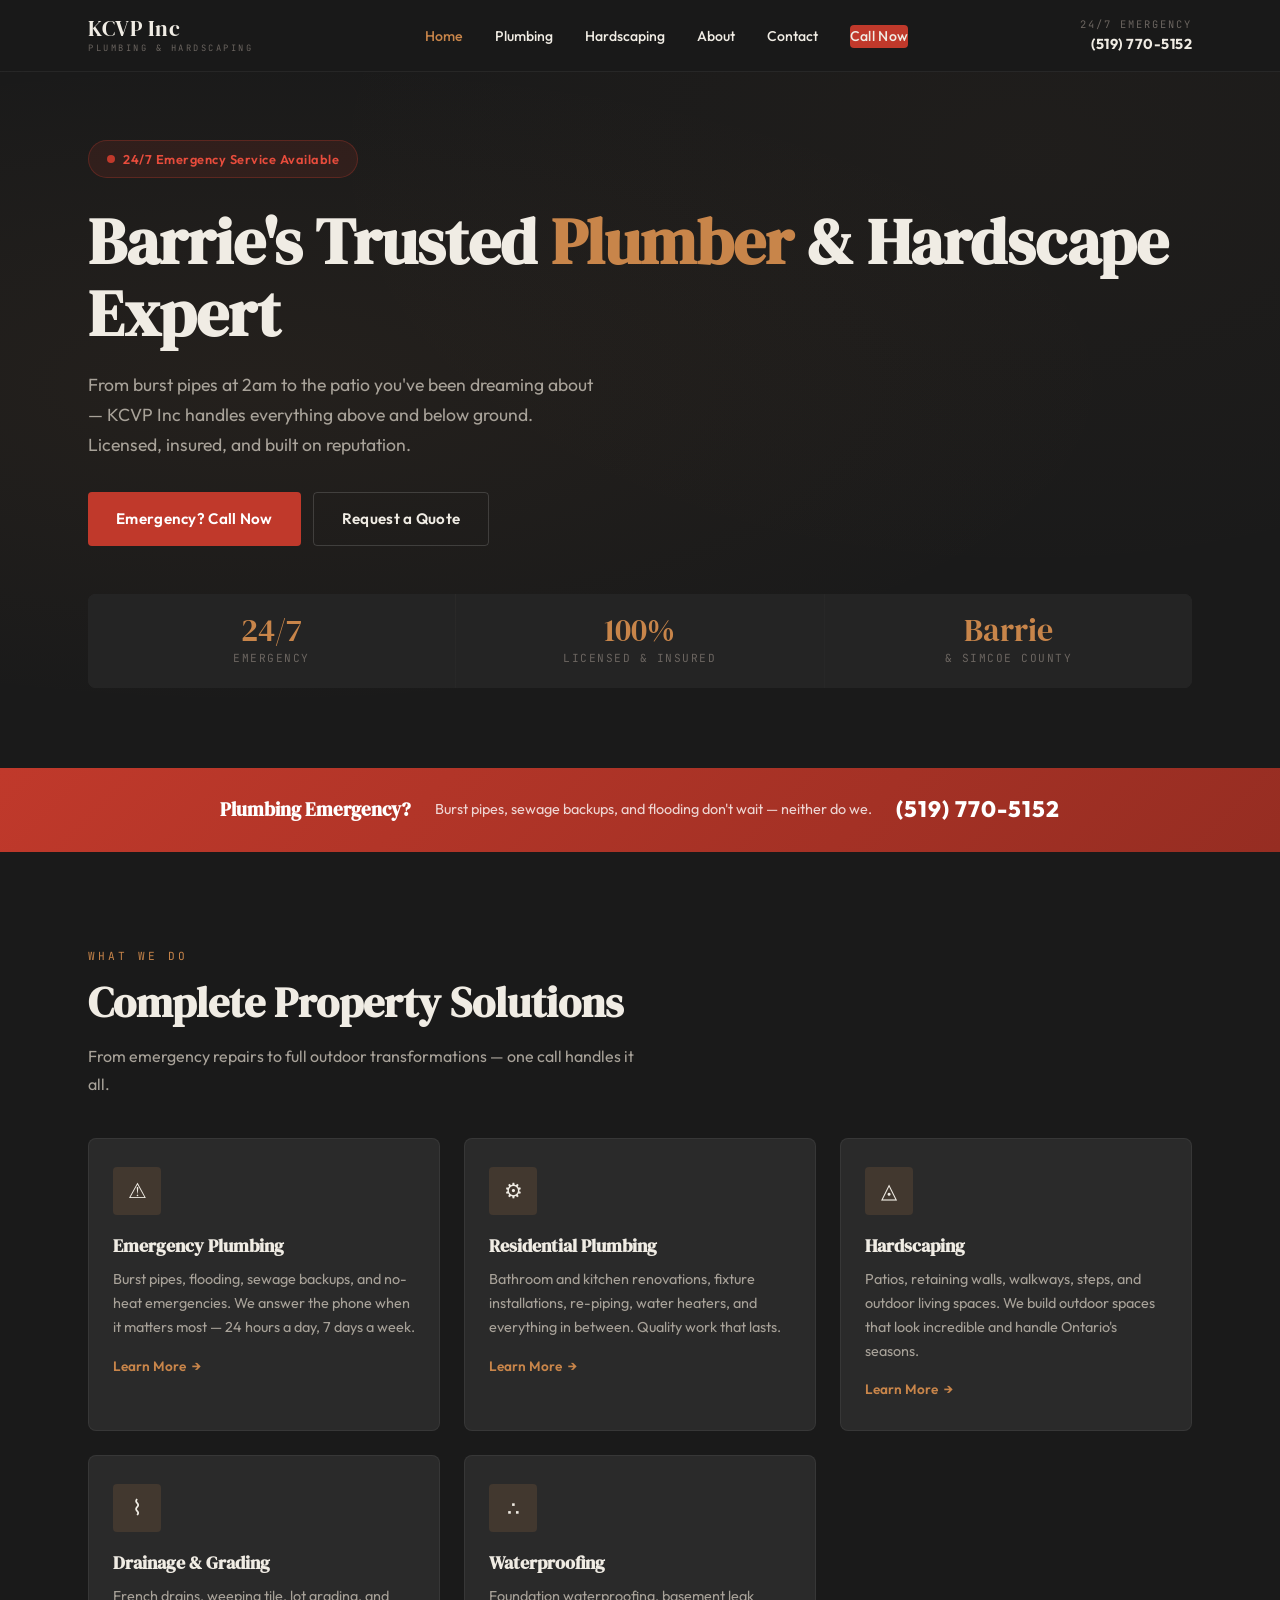
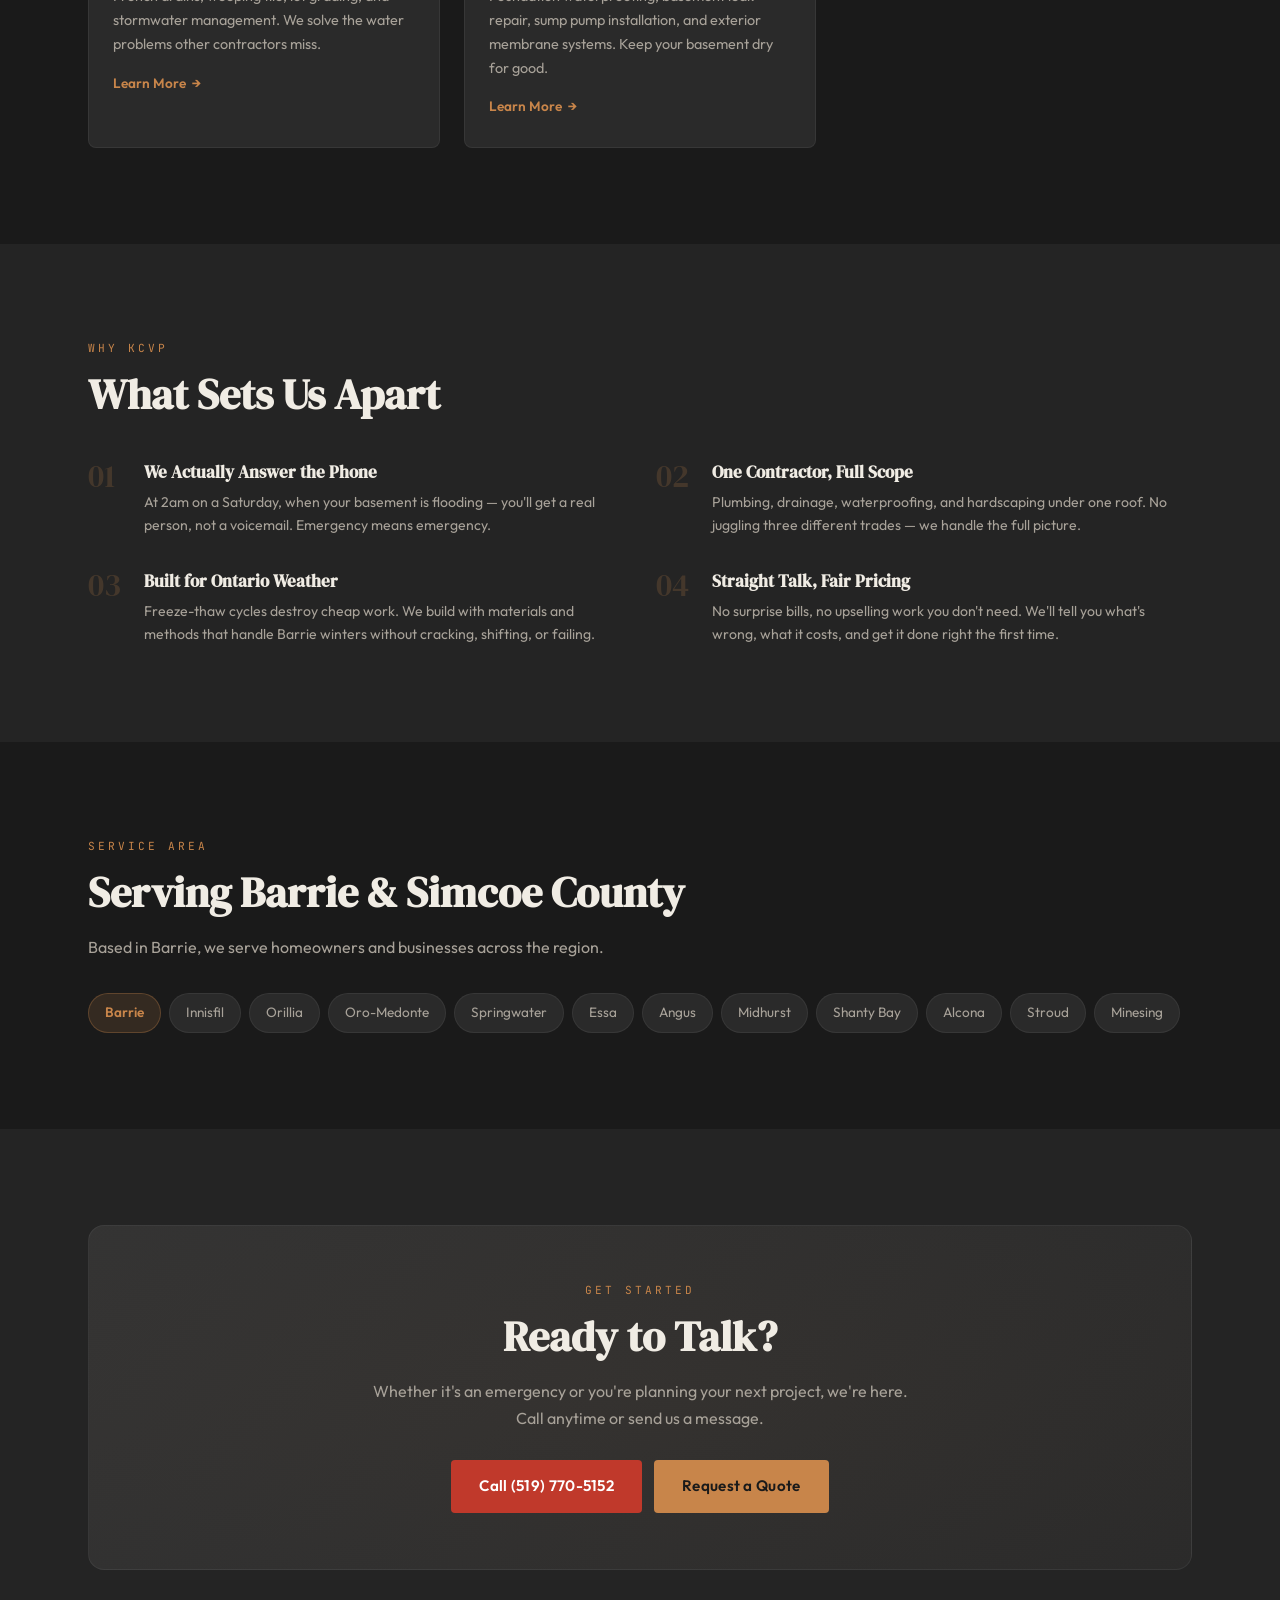
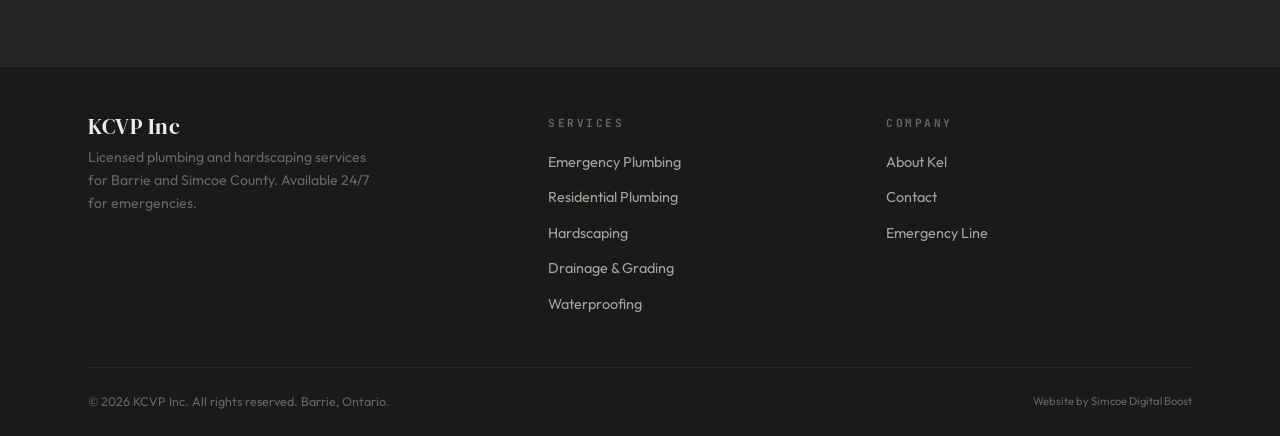
<file: index.html>
<!DOCTYPE html>
<html lang="en">
<head>
  <meta charset="UTF-8">
  <meta name="viewport" content="width=device-width, initial-scale=1.0">
  <title>KCVP Inc — Emergency Plumbing & Hardscaping | Barrie, Ontario</title>
  <meta name="description" content="KCVP Inc provides 24/7 emergency plumbing, residential plumbing, hardscaping, drainage, and waterproofing services in Barrie and Simcoe County, Ontario.">
  <link rel="preconnect" href="https://fonts.googleapis.com">
  <link rel="preconnect" href="https://fonts.gstatic.com" crossorigin>
  <link href="https://fonts.googleapis.com/css2?family=DM+Serif+Display&family=JetBrains+Mono:wght@400;500&family=Outfit:wght@300;400;500;600;700;800&display=swap" rel="stylesheet">
  <style>
/* ============================================
   KCVP Inc — Plumbing & Hardscaping
   Mobile-first CSS
   ============================================ */

/* --- Google Fonts loaded in HTML head --- */

/* --- CSS Variables --- */
:root {
  --bg-primary: #1a1a1a;
  --bg-secondary: #242424;
  --bg-card: #2a2a2a;
  --bg-elevated: #333333;
  --text-primary: #f0ece4;
  --text-secondary: #a8a299;
  --text-muted: #6b6560;
  --accent: #c8854a;
  --accent-light: #daa06d;
  --accent-dark: #a66a30;
  --accent-glow: rgba(200, 133, 74, 0.15);
  --emergency: #c0392b;
  --emergency-light: #e74c3c;
  --white: #ffffff;
  --border: rgba(255, 255, 255, 0.06);
  --shadow-sm: 0 1px 3px rgba(0,0,0,0.3);
  --shadow-md: 0 4px 16px rgba(0,0,0,0.4);
  --shadow-lg: 0 8px 32px rgba(0,0,0,0.5);
  --radius-sm: 4px;
  --radius-md: 8px;
  --radius-lg: 16px;
  --font-display: 'DM Serif Display', Georgia, serif;
  --font-body: 'Outfit', -apple-system, sans-serif;
  --font-mono: 'JetBrains Mono', monospace;
  --max-width: 1200px;
  --header-height: 72px;
}

/* --- Reset & Base --- */
*, *::before, *::after {
  box-sizing: border-box;
  margin: 0;
  padding: 0;
}

html {
  font-size: 16px;
  scroll-behavior: smooth;
  -webkit-font-smoothing: antialiased;
  -moz-osx-font-smoothing: grayscale;
}

body {
  font-family: var(--font-body);
  background: var(--bg-primary);
  color: var(--text-primary);
  line-height: 1.6;
  overflow-x: hidden;
}

img {
  max-width: 100%;
  height: auto;
  display: block;
}

a {
  color: var(--accent);
  text-decoration: none;
  transition: color 0.2s ease;
}

a:hover {
  color: var(--accent-light);
}

/* --- Utility --- */
.container {
  width: 100%;
  max-width: var(--max-width);
  margin: 0 auto;
  padding: 0 20px;
}

.section-label {
  font-family: var(--font-mono);
  font-size: 0.7rem;
  letter-spacing: 3px;
  text-transform: uppercase;
  color: var(--accent);
  margin-bottom: 12px;
  display: block;
}

.section-title {
  font-family: var(--font-display);
  font-size: 1.8rem;
  color: var(--text-primary);
  line-height: 1.2;
  margin-bottom: 16px;
}

.section-subtitle {
  color: var(--text-secondary);
  font-size: 1rem;
  max-width: 560px;
  line-height: 1.7;
}

.text-center {
  text-align: center;
}

.text-center .section-subtitle {
  margin-left: auto;
  margin-right: auto;
}

/* --- Buttons --- */
.btn {
  display: inline-flex;
  align-items: center;
  gap: 8px;
  padding: 14px 28px;
  border-radius: var(--radius-sm);
  font-family: var(--font-body);
  font-weight: 600;
  font-size: 0.95rem;
  border: none;
  cursor: pointer;
  transition: all 0.25s ease;
  text-decoration: none;
  letter-spacing: 0.3px;
}

.btn-primary {
  background: var(--accent);
  color: var(--bg-primary);
}

.btn-primary:hover {
  background: var(--accent-light);
  color: var(--bg-primary);
  transform: translateY(-1px);
  box-shadow: 0 4px 20px rgba(200, 133, 74, 0.3);
}

.btn-emergency {
  background: var(--emergency);
  color: var(--white);
  animation: pulse-emergency 2.5s infinite;
}

.btn-emergency:hover {
  background: var(--emergency-light);
  color: var(--white);
  transform: translateY(-1px);
  box-shadow: 0 4px 20px rgba(192, 57, 43, 0.4);
}

@keyframes pulse-emergency {
  0%, 100% { box-shadow: 0 0 0 0 rgba(192, 57, 43, 0.4); }
  50% { box-shadow: 0 0 0 8px rgba(192, 57, 43, 0); }
}

.btn-outline {
  background: transparent;
  color: var(--text-primary);
  border: 1px solid rgba(255,255,255,0.15);
}

.btn-outline:hover {
  border-color: var(--accent);
  color: var(--accent);
}

/* ============================================
   HEADER
   ============================================ */
.site-header {
  position: fixed;
  top: 0;
  left: 0;
  right: 0;
  z-index: 1000;
  background: rgba(26, 26, 26, 0.92);
  backdrop-filter: blur(16px);
  -webkit-backdrop-filter: blur(16px);
  border-bottom: 1px solid var(--border);
  height: var(--header-height);
}

.header-inner {
  display: flex;
  align-items: center;
  justify-content: space-between;
  height: var(--header-height);
}

.logo {
  display: flex;
  flex-direction: column;
  gap: 0;
}

.logo-name {
  font-family: var(--font-display);
  font-size: 1.35rem;
  color: var(--text-primary);
  line-height: 1.1;
  letter-spacing: 0.5px;
}

.logo-tagline {
  font-family: var(--font-mono);
  font-size: 0.55rem;
  color: var(--text-muted);
  letter-spacing: 2.5px;
  text-transform: uppercase;
}

.header-phone {
  display: none;
}

.header-phone a {
  font-family: var(--font-body);
  font-weight: 700;
  font-size: 0.9rem;
  color: var(--text-primary);
  letter-spacing: 0.5px;
}

.header-phone .phone-label {
  font-size: 0.65rem;
  color: var(--text-muted);
  letter-spacing: 2px;
  text-transform: uppercase;
  font-family: var(--font-mono);
}

/* Mobile nav toggle */
.nav-toggle {
  display: flex;
  flex-direction: column;
  gap: 5px;
  background: none;
  border: none;
  cursor: pointer;
  padding: 8px;
}

.nav-toggle span {
  display: block;
  width: 24px;
  height: 2px;
  background: var(--text-primary);
  transition: all 0.3s ease;
}

.nav-toggle.active span:nth-child(1) {
  transform: rotate(45deg) translate(5px, 5px);
}
.nav-toggle.active span:nth-child(2) {
  opacity: 0;
}
.nav-toggle.active span:nth-child(3) {
  transform: rotate(-45deg) translate(5px, -5px);
}

/* Mobile Nav */
.main-nav {
  position: fixed;
  top: var(--header-height);
  left: 0;
  right: 0;
  bottom: 0;
  background-color: #1a1a1a;
  background-image: none;
  opacity: 1;
  display: flex;
  flex-direction: column;
  padding: 32px 20px;
  transform: translateX(100%);
  transition: transform 0.35s ease;
  z-index: 999;
  -webkit-backface-visibility: hidden;
  backface-visibility: hidden;
}

.main-nav.open {
  transform: translateX(0);
}

.main-nav a {
  font-size: 1.2rem;
  color: var(--text-primary);
  padding: 16px 0;
  border-bottom: 1px solid rgba(255, 255, 255, 0.1);
  font-weight: 500;
}

.main-nav a:hover,
.main-nav a.active {
  color: var(--accent);
}

.nav-cta {
  margin-top: 24px;
}

/* ============================================
   HERO
   ============================================ */
.hero {
  padding: 120px 0 60px;
  position: relative;
  overflow: hidden;
  min-height: 85vh;
  display: flex;
  align-items: center;
}

.hero::before {
  content: '';
  position: absolute;
  top: 0;
  left: 0;
  right: 0;
  bottom: 0;
  background: 
    radial-gradient(ellipse at 20% 50%, rgba(200, 133, 74, 0.06) 0%, transparent 60%),
    radial-gradient(ellipse at 80% 20%, rgba(200, 133, 74, 0.03) 0%, transparent 50%);
  pointer-events: none;
}

.hero-content {
  position: relative;
  z-index: 2;
}

.hero-emergency-badge {
  display: inline-flex;
  align-items: center;
  gap: 8px;
  background: rgba(192, 57, 43, 0.12);
  border: 1px solid rgba(192, 57, 43, 0.3);
  border-radius: 100px;
  padding: 8px 18px;
  margin-bottom: 28px;
  font-size: 0.8rem;
  font-weight: 600;
  color: var(--emergency-light);
  letter-spacing: 0.5px;
}

.hero-emergency-badge .pulse-dot {
  width: 8px;
  height: 8px;
  background: var(--emergency);
  border-radius: 50%;
  animation: pulse-dot 1.5s infinite;
}

@keyframes pulse-dot {
  0%, 100% { opacity: 1; transform: scale(1); }
  50% { opacity: 0.5; transform: scale(1.4); }
}

.hero-title {
  font-family: var(--font-display);
  font-size: 2.4rem;
  line-height: 1.12;
  color: var(--text-primary);
  margin-bottom: 20px;
}

.hero-title .accent {
  color: var(--accent);
}

.hero-description {
  color: var(--text-secondary);
  font-size: 1.05rem;
  line-height: 1.7;
  max-width: 520px;
  margin-bottom: 32px;
}

.hero-buttons {
  display: flex;
  flex-direction: column;
  gap: 12px;
}

.hero-stats {
  display: grid;
  grid-template-columns: repeat(3, 1fr);
  gap: 1px;
  background: var(--border);
  margin-top: 48px;
  border-radius: var(--radius-md);
  overflow: hidden;
}

.hero-stat {
  background: var(--bg-secondary);
  padding: 20px 16px;
  text-align: center;
}

.hero-stat .stat-number {
  font-family: var(--font-display);
  font-size: 1.6rem;
  color: var(--accent);
  line-height: 1;
  margin-bottom: 4px;
}

.hero-stat .stat-label {
  font-size: 0.7rem;
  color: var(--text-muted);
  text-transform: uppercase;
  letter-spacing: 1.5px;
  font-family: var(--font-mono);
}

/* ============================================
   EMERGENCY BANNER
   ============================================ */
.emergency-banner {
  background: linear-gradient(135deg, var(--emergency) 0%, #962d22 100%);
  padding: 24px 0;
  text-align: center;
}

.emergency-banner-inner {
  display: flex;
  flex-direction: column;
  align-items: center;
  gap: 12px;
}

.emergency-banner h3 {
  font-family: var(--font-display);
  font-size: 1.2rem;
  color: var(--white);
}

.emergency-banner p {
  color: rgba(255,255,255,0.8);
  font-size: 0.9rem;
}

.emergency-banner .phone-number {
  font-family: var(--font-body);
  font-weight: 800;
  font-size: 1.4rem;
  color: var(--white);
  letter-spacing: 1px;
}

/* ============================================
   SERVICES OVERVIEW
   ============================================ */
.services-section {
  padding: 72px 0;
}

.services-grid {
  display: grid;
  grid-template-columns: 1fr;
  gap: 16px;
  margin-top: 40px;
}

.service-card {
  background: var(--bg-card);
  border: 1px solid var(--border);
  border-radius: var(--radius-md);
  padding: 28px 24px;
  transition: all 0.3s ease;
  position: relative;
  overflow: hidden;
}

.service-card::before {
  content: '';
  position: absolute;
  top: 0;
  left: 0;
  right: 0;
  height: 3px;
  background: var(--accent);
  transform: scaleX(0);
  transform-origin: left;
  transition: transform 0.35s ease;
}

.service-card:hover::before {
  transform: scaleX(1);
}

.service-card:hover {
  border-color: rgba(200, 133, 74, 0.2);
  transform: translateY(-2px);
  box-shadow: var(--shadow-md);
}

.service-card-icon {
  width: 48px;
  height: 48px;
  border-radius: var(--radius-sm);
  background: var(--accent-glow);
  display: flex;
  align-items: center;
  justify-content: center;
  margin-bottom: 16px;
  font-size: 1.3rem;
}

.service-card h3 {
  font-family: var(--font-display);
  font-size: 1.15rem;
  color: var(--text-primary);
  margin-bottom: 8px;
}

.service-card p {
  color: var(--text-secondary);
  font-size: 0.9rem;
  line-height: 1.65;
}

.service-card .card-link {
  display: inline-flex;
  align-items: center;
  gap: 6px;
  margin-top: 16px;
  font-size: 0.85rem;
  font-weight: 600;
  color: var(--accent);
}

.service-card .card-link::after {
  content: '\2192';
  transition: transform 0.2s ease;
}

.service-card:hover .card-link::after {
  transform: translateX(4px);
}

/* ============================================
   WHY CHOOSE US
   ============================================ */
.why-section {
  padding: 72px 0;
  background: var(--bg-secondary);
}

.why-grid {
  display: grid;
  grid-template-columns: 1fr;
  gap: 24px;
  margin-top: 40px;
}

.why-item {
  display: flex;
  gap: 16px;
  align-items: flex-start;
}

.why-number {
  font-family: var(--font-display);
  font-size: 2rem;
  color: rgba(200, 133, 74, 0.2);
  line-height: 1;
  flex-shrink: 0;
  width: 40px;
}

.why-item h4 {
  font-family: var(--font-display);
  font-size: 1.05rem;
  color: var(--text-primary);
  margin-bottom: 4px;
}

.why-item p {
  color: var(--text-secondary);
  font-size: 0.88rem;
  line-height: 1.65;
}

/* ============================================
   SERVICE AREA
   ============================================ */
.area-section {
  padding: 72px 0;
}

.area-tags {
  display: flex;
  flex-wrap: wrap;
  gap: 8px;
  margin-top: 32px;
}

.area-tag {
  background: var(--bg-card);
  border: 1px solid var(--border);
  padding: 8px 16px;
  border-radius: 100px;
  font-size: 0.85rem;
  color: var(--text-secondary);
  transition: all 0.2s ease;
}

.area-tag:hover {
  border-color: var(--accent);
  color: var(--accent);
}

.area-tag.primary {
  background: var(--accent-glow);
  border-color: rgba(200, 133, 74, 0.3);
  color: var(--accent);
  font-weight: 600;
}

/* ============================================
   CTA SECTION
   ============================================ */
.cta-section {
  padding: 72px 0;
  background: var(--bg-secondary);
}

.cta-box {
  background: linear-gradient(135deg, var(--bg-elevated) 0%, var(--bg-card) 100%);
  border: 1px solid var(--border);
  border-radius: var(--radius-lg);
  padding: 40px 24px;
  text-align: center;
  position: relative;
  overflow: hidden;
}

.cta-box::before {
  content: '';
  position: absolute;
  top: -50%;
  left: -50%;
  width: 200%;
  height: 200%;
  background: radial-gradient(ellipse at center, rgba(200, 133, 74, 0.04) 0%, transparent 60%);
  pointer-events: none;
}

.cta-box .section-title {
  position: relative;
}

.cta-box .section-subtitle {
  margin: 0 auto 28px;
  position: relative;
}

.cta-buttons {
  display: flex;
  flex-direction: column;
  gap: 12px;
  align-items: center;
  position: relative;
}

/* ============================================
   FOOTER
   ============================================ */
.site-footer {
  padding: 48px 0 24px;
  border-top: 1px solid var(--border);
}

.footer-top {
  display: grid;
  grid-template-columns: 1fr;
  gap: 32px;
  margin-bottom: 40px;
}

.footer-brand .logo-name {
  margin-bottom: 8px;
}

.footer-brand p {
  color: var(--text-muted);
  font-size: 0.88rem;
  line-height: 1.6;
  max-width: 300px;
}

.footer-col h4 {
  font-family: var(--font-mono);
  font-size: 0.7rem;
  letter-spacing: 2.5px;
  text-transform: uppercase;
  color: var(--text-muted);
  margin-bottom: 16px;
}

.footer-col ul {
  list-style: none;
}

.footer-col li {
  margin-bottom: 10px;
}

.footer-col a {
  color: var(--text-secondary);
  font-size: 0.9rem;
  transition: color 0.2s ease;
}

.footer-col a:hover {
  color: var(--accent);
}

.footer-bottom {
  border-top: 1px solid var(--border);
  padding-top: 24px;
  display: flex;
  flex-direction: column;
  gap: 12px;
  align-items: center;
  text-align: center;
}

.footer-bottom p {
  font-size: 0.78rem;
  color: var(--text-muted);
}

.footer-bottom .credit {
  font-size: 0.7rem;
  color: var(--text-muted);
}

.footer-bottom .credit a {
  color: var(--text-muted);
}

.footer-bottom .credit a:hover {
  color: var(--accent);
}

/* ============================================
   PAGE-LEVEL STYLES
   ============================================ */

/* --- Services Pages Hero --- */
.page-hero {
  padding: 120px 0 48px;
  background: var(--bg-secondary);
  border-bottom: 1px solid var(--border);
}

.page-hero .section-title {
  font-size: 2rem;
}

/* --- Service Detail Blocks --- */
.service-detail {
  padding: 60px 0;
  border-bottom: 1px solid var(--border);
}

.service-detail:last-child {
  border-bottom: none;
}

.service-detail h3 {
  font-family: var(--font-display);
  font-size: 1.4rem;
  margin-bottom: 12px;
}

.service-detail p {
  color: var(--text-secondary);
  line-height: 1.7;
  margin-bottom: 16px;
}

.service-list {
  list-style: none;
  margin-top: 16px;
}

.service-list li {
  padding: 10px 0;
  border-bottom: 1px solid var(--border);
  color: var(--text-secondary);
  font-size: 0.9rem;
  display: flex;
  align-items: center;
  gap: 10px;
}

.service-list li::before {
  content: '';
  width: 6px;
  height: 6px;
  background: var(--accent);
  border-radius: 50%;
  flex-shrink: 0;
}

/* --- Contact Form --- */
.contact-section {
  padding: 72px 0;
}

.contact-grid {
  display: grid;
  grid-template-columns: 1fr;
  gap: 40px;
  margin-top: 40px;
}

.contact-form {
  display: flex;
  flex-direction: column;
  gap: 16px;
}

.form-group label {
  display: block;
  font-size: 0.8rem;
  font-weight: 600;
  color: var(--text-secondary);
  margin-bottom: 6px;
  letter-spacing: 0.5px;
}

.form-group input,
.form-group textarea,
.form-group select {
  width: 100%;
  padding: 12px 16px;
  background: var(--bg-card);
  border: 1px solid var(--border);
  border-radius: var(--radius-sm);
  color: var(--text-primary);
  font-family: var(--font-body);
  font-size: 0.95rem;
  transition: border-color 0.2s ease;
}

.form-group input:focus,
.form-group textarea:focus,
.form-group select:focus {
  outline: none;
  border-color: var(--accent);
}

.form-group textarea {
  min-height: 120px;
  resize: vertical;
}

.contact-info-block {
  background: var(--bg-card);
  border: 1px solid var(--border);
  border-radius: var(--radius-md);
  padding: 24px;
}

.contact-info-block h4 {
  font-family: var(--font-display);
  font-size: 1.1rem;
  margin-bottom: 16px;
}

.contact-info-item {
  display: flex;
  gap: 12px;
  align-items: flex-start;
  padding: 12px 0;
  border-bottom: 1px solid var(--border);
}

.contact-info-item:last-child {
  border-bottom: none;
}

.contact-info-item .info-label {
  font-family: var(--font-mono);
  font-size: 0.65rem;
  color: var(--text-muted);
  text-transform: uppercase;
  letter-spacing: 1.5px;
}

.contact-info-item .info-value {
  color: var(--text-primary);
  font-size: 0.95rem;
  font-weight: 500;
}

/* --- About Page --- */
.about-section {
  padding: 60px 0;
}

.about-content p {
  color: var(--text-secondary);
  line-height: 1.8;
  margin-bottom: 16px;
  max-width: 680px;
}

.about-values {
  display: grid;
  grid-template-columns: 1fr;
  gap: 16px;
  margin-top: 32px;
}

.about-value {
  background: var(--bg-card);
  border: 1px solid var(--border);
  border-radius: var(--radius-md);
  padding: 24px;
}

.about-value h4 {
  font-family: var(--font-display);
  font-size: 1.05rem;
  margin-bottom: 6px;
}

.about-value p {
  color: var(--text-secondary);
  font-size: 0.88rem;
  line-height: 1.6;
}

/* ============================================
   TABLET — 600px+
   ============================================ */
@media (min-width: 600px) {
  .container {
    padding: 0 32px;
  }

  .section-title {
    font-size: 2.2rem;
  }

  .hero-title {
    font-size: 3rem;
  }

  .hero-buttons {
    flex-direction: row;
  }

  .services-grid {
    grid-template-columns: repeat(2, 1fr);
  }

  .why-grid {
    grid-template-columns: repeat(2, 1fr);
  }

  .cta-box {
    padding: 56px 40px;
  }

  .cta-buttons {
    flex-direction: row;
    justify-content: center;
  }

  .footer-top {
    grid-template-columns: 1.4fr 1fr 1fr;
  }

  .footer-bottom {
    flex-direction: row;
    justify-content: space-between;
  }

  .contact-grid {
    grid-template-columns: 1.2fr 1fr;
  }

  .about-values {
    grid-template-columns: repeat(2, 1fr);
  }

  .page-hero .section-title {
    font-size: 2.4rem;
  }
}

/* ============================================
   DESKTOP — 900px+
   ============================================ */
@media (min-width: 900px) {
  .container {
    padding: 0 48px;
  }

  .section-title {
    font-size: 2.6rem;
  }

  .hero {
    padding: 140px 0 80px;
  }

  .hero-title {
    font-size: 3.6rem;
  }

  .hero-description {
    font-size: 1.1rem;
  }

  .services-section,
  .why-section,
  .area-section,
  .cta-section {
    padding: 96px 0;
  }

  .services-grid {
    grid-template-columns: repeat(3, 1fr);
    gap: 20px;
  }

  .why-grid {
    grid-template-columns: repeat(2, 1fr);
    gap: 32px;
  }

  .nav-toggle {
    display: none;
  }

  .main-nav {
    position: static;
    display: flex;
    flex-direction: row;
    transform: none;
    padding: 0;
    background: transparent;
    align-items: center;
    gap: 32px;
  }

  .main-nav a {
    font-size: 0.88rem;
    padding: 0;
    border-bottom: none;
    color: var(--text-primary);
  }

  .header-phone {
    display: flex;
    flex-direction: column;
    align-items: flex-end;
    gap: 0;
  }

  .nav-cta {
    margin-top: 0;
  }

  .hero-stat .stat-number {
    font-size: 2rem;
  }

  .emergency-banner-inner {
    flex-direction: row;
    justify-content: center;
    gap: 24px;
  }

  .about-values {
    grid-template-columns: repeat(3, 1fr);
  }
}

/* ============================================
   WIDE DESKTOP — 1100px+
   ============================================ */
@media (min-width: 1100px) {
  .hero-title {
    font-size: 4rem;
  }

  .services-grid {
    gap: 24px;
  }
}

/* ============================================
   ANIMATIONS
   ============================================ */
.fade-in {
  opacity: 0;
  transform: translateY(20px);
  transition: opacity 0.6s ease, transform 0.6s ease;
}

.fade-in.visible {
  opacity: 1;
  transform: translateY(0);
}

.fade-in-delay-1 { transition-delay: 0.1s; }
.fade-in-delay-2 { transition-delay: 0.2s; }
.fade-in-delay-3 { transition-delay: 0.3s; }
.fade-in-delay-4 { transition-delay: 0.4s; }
.fade-in-delay-5 { transition-delay: 0.5s; }

</style>
</head>
<body>

  <!-- ========== HEADER ========== -->
  <header class="site-header">
    <div class="container header-inner">
      <a href="index.html" class="logo">
        <span class="logo-name">KCVP Inc</span>
        <span class="logo-tagline">Plumbing &amp; Hardscaping</span>
      </a>

      <nav class="main-nav">
        <a href="index.html" class="active">Home</a>
        <a href="plumbing.html">Plumbing</a>
        <a href="hardscaping.html">Hardscaping</a>
        <a href="about.html">About</a>
        <a href="contact.html">Contact</a>
        <div class="nav-cta">
          <a href="tel:+15197705152" class="btn btn-emergency">Call Now</a>
        </div>
      </nav>

      <div class="header-phone">
        <span class="phone-label">24/7 Emergency</span>
        <a href="tel:+15197705152">(519) 770-5152</a>
      </div>

      <button class="nav-toggle" aria-label="Toggle navigation">
        <span></span>
        <span></span>
        <span></span>
      </button>
    </div>
  </header>

  <!-- ========== HERO ========== -->
  <section class="hero">
    <div class="container">
      <div class="hero-content">
        <div class="hero-emergency-badge">
          <span class="pulse-dot"></span>
          24/7 Emergency Service Available
        </div>

        <h1 class="hero-title fade-in">
          Barrie's Trusted <span class="accent">Plumber</span> &amp; Hardscape Expert
        </h1>

        <p class="hero-description fade-in fade-in-delay-1">
          From burst pipes at 2am to the patio you've been dreaming about — KCVP Inc handles everything above and below ground. Licensed, insured, and built on reputation.
        </p>

        <div class="hero-buttons fade-in fade-in-delay-2">
          <a href="tel:+15197705152" class="btn btn-emergency">
            Emergency? Call Now
          </a>
          <a href="contact.html" class="btn btn-outline">
            Request a Quote
          </a>
        </div>

        <div class="hero-stats fade-in fade-in-delay-3">
          <div class="hero-stat">
            <div class="stat-number">24/7</div>
            <div class="stat-label">Emergency</div>
          </div>
          <div class="hero-stat">
            <div class="stat-number">100%</div>
            <div class="stat-label">Licensed & Insured</div>
          </div>
          <div class="hero-stat">
            <div class="stat-number">Barrie</div>
            <div class="stat-label">& Simcoe County</div>
          </div>
        </div>
      </div>
    </div>
  </section>

  <!-- ========== EMERGENCY BANNER ========== -->
  <section class="emergency-banner">
    <div class="container emergency-banner-inner">
      <h3>Plumbing Emergency?</h3>
      <p>Burst pipes, sewage backups, and flooding don't wait — neither do we.</p>
      <a href="tel:+15197705152" class="phone-number">(519) 770-5152</a>
    </div>
  </section>

  <!-- ========== SERVICES ========== -->
  <section class="services-section">
    <div class="container">
      <span class="section-label fade-in">What We Do</span>
      <h2 class="section-title fade-in">Complete Property Solutions</h2>
      <p class="section-subtitle fade-in">From emergency repairs to full outdoor transformations — one call handles it all.</p>

      <div class="services-grid">

        <div class="service-card fade-in fade-in-delay-1">
          <div class="service-card-icon">&#9888;</div>
          <h3>Emergency Plumbing</h3>
          <p>Burst pipes, flooding, sewage backups, and no-heat emergencies. We answer the phone when it matters most — 24 hours a day, 7 days a week.</p>
          <a href="plumbing.html" class="card-link">Learn More</a>
        </div>

        <div class="service-card fade-in fade-in-delay-2">
          <div class="service-card-icon">&#9881;</div>
          <h3>Residential Plumbing</h3>
          <p>Bathroom and kitchen renovations, fixture installations, re-piping, water heaters, and everything in between. Quality work that lasts.</p>
          <a href="plumbing.html" class="card-link">Learn More</a>
        </div>

        <div class="service-card fade-in fade-in-delay-3">
          <div class="service-card-icon">&#9708;</div>
          <h3>Hardscaping</h3>
          <p>Patios, retaining walls, walkways, steps, and outdoor living spaces. We build outdoor spaces that look incredible and handle Ontario's seasons.</p>
          <a href="hardscaping.html" class="card-link">Learn More</a>
        </div>

        <div class="service-card fade-in fade-in-delay-4">
          <div class="service-card-icon">&#8967;</div>
          <h3>Drainage &amp; Grading</h3>
          <p>French drains, weeping tile, lot grading, and stormwater management. We solve the water problems other contractors miss.</p>
          <a href="hardscaping.html" class="card-link">Learn More</a>
        </div>

        <div class="service-card fade-in fade-in-delay-5">
          <div class="service-card-icon">&#9964;</div>
          <h3>Waterproofing</h3>
          <p>Foundation waterproofing, basement leak repair, sump pump installation, and exterior membrane systems. Keep your basement dry for good.</p>
          <a href="hardscaping.html" class="card-link">Learn More</a>
        </div>

      </div>
    </div>
  </section>

  <!-- ========== WHY KCVP ========== -->
  <section class="why-section">
    <div class="container">
      <span class="section-label fade-in">Why KCVP</span>
      <h2 class="section-title fade-in">What Sets Us Apart</h2>

      <div class="why-grid">

        <div class="why-item fade-in fade-in-delay-1">
          <div class="why-number">01</div>
          <div>
            <h4>We Actually Answer the Phone</h4>
            <p>At 2am on a Saturday, when your basement is flooding — you'll get a real person, not a voicemail. Emergency means emergency.</p>
          </div>
        </div>

        <div class="why-item fade-in fade-in-delay-2">
          <div class="why-number">02</div>
          <div>
            <h4>One Contractor, Full Scope</h4>
            <p>Plumbing, drainage, waterproofing, and hardscaping under one roof. No juggling three different trades — we handle the full picture.</p>
          </div>
        </div>

        <div class="why-item fade-in fade-in-delay-3">
          <div class="why-number">03</div>
          <div>
            <h4>Built for Ontario Weather</h4>
            <p>Freeze-thaw cycles destroy cheap work. We build with materials and methods that handle Barrie winters without cracking, shifting, or failing.</p>
          </div>
        </div>

        <div class="why-item fade-in fade-in-delay-4">
          <div class="why-number">04</div>
          <div>
            <h4>Straight Talk, Fair Pricing</h4>
            <p>No surprise bills, no upselling work you don't need. We'll tell you what's wrong, what it costs, and get it done right the first time.</p>
          </div>
        </div>

      </div>
    </div>
  </section>

  <!-- ========== SERVICE AREA ========== -->
  <section class="area-section">
    <div class="container">
      <span class="section-label fade-in">Service Area</span>
      <h2 class="section-title fade-in">Serving Barrie &amp; Simcoe County</h2>
      <p class="section-subtitle fade-in">Based in Barrie, we serve homeowners and businesses across the region.</p>

      <div class="area-tags fade-in fade-in-delay-1">
        <span class="area-tag primary">Barrie</span>
        <span class="area-tag">Innisfil</span>
        <span class="area-tag">Orillia</span>
        <span class="area-tag">Oro-Medonte</span>
        <span class="area-tag">Springwater</span>
        <span class="area-tag">Essa</span>
        <span class="area-tag">Angus</span>
        <span class="area-tag">Midhurst</span>
        <span class="area-tag">Shanty Bay</span>
        <span class="area-tag">Alcona</span>
        <span class="area-tag">Stroud</span>
        <span class="area-tag">Minesing</span>
      </div>
    </div>
  </section>

  <!-- ========== CTA ========== -->
  <section class="cta-section">
    <div class="container">
      <div class="cta-box">
        <span class="section-label">Get Started</span>
        <h2 class="section-title">Ready to Talk?</h2>
        <p class="section-subtitle">Whether it's an emergency or you're planning your next project, we're here. Call anytime or send us a message.</p>

        <div class="cta-buttons">
          <a href="tel:+15197705152" class="btn btn-emergency">Call (519) 770-5152</a>
          <a href="contact.html" class="btn btn-primary">Request a Quote</a>
        </div>
      </div>
    </div>
  </section>

  <!-- ========== FOOTER ========== -->
  <footer class="site-footer">
    <div class="container">
      <div class="footer-top">
        <div class="footer-brand">
          <div class="logo-name">KCVP Inc</div>
          <p>Licensed plumbing and hardscaping services for Barrie and Simcoe County. Available 24/7 for emergencies.</p>
        </div>

        <div class="footer-col">
          <h4>Services</h4>
          <ul>
            <li><a href="plumbing.html">Emergency Plumbing</a></li>
            <li><a href="plumbing.html">Residential Plumbing</a></li>
            <li><a href="hardscaping.html">Hardscaping</a></li>
            <li><a href="hardscaping.html">Drainage & Grading</a></li>
            <li><a href="hardscaping.html">Waterproofing</a></li>
          </ul>
        </div>

        <div class="footer-col">
          <h4>Company</h4>
          <ul>
            <li><a href="about.html">About Kel</a></li>
            <li><a href="contact.html">Contact</a></li>
            <li><a href="tel:+15197705152">Emergency Line</a></li>
          </ul>
        </div>
      </div>

      <div class="footer-bottom">
        <p>&copy; 2026 KCVP Inc. All rights reserved. Barrie, Ontario.</p>
        <p class="credit">Website by <a href="https://simcoedigitalboost.com" target="_blank" rel="noopener">Simcoe Digital Boost</a></p>
      </div>
    </div>
  </footer>

  <script>
/* ============================================
   KCVP Inc — Main JavaScript
   ============================================ */

document.addEventListener('DOMContentLoaded', () => {

  // --- Mobile Nav Toggle ---
  const navToggle = document.querySelector('.nav-toggle');
  const mainNav = document.querySelector('.main-nav');

  if (navToggle && mainNav) {
    navToggle.addEventListener('click', () => {
      navToggle.classList.toggle('active');
      mainNav.classList.toggle('open');
      document.body.style.overflow = mainNav.classList.contains('open') ? 'hidden' : '';
    });

    // Close nav on link click
    mainNav.querySelectorAll('a').forEach(link => {
      link.addEventListener('click', () => {
        navToggle.classList.remove('active');
        mainNav.classList.remove('open');
        document.body.style.overflow = '';
      });
    });
  }

  // --- Scroll Fade-In ---
  const fadeEls = document.querySelectorAll('.fade-in');

  if ('IntersectionObserver' in window) {
    const observer = new IntersectionObserver((entries) => {
      entries.forEach(entry => {
        if (entry.isIntersecting) {
          entry.target.classList.add('visible');
          observer.unobserve(entry.target);
        }
      });
    }, {
      threshold: 0.1,
      rootMargin: '0px 0px -40px 0px'
    });

    fadeEls.forEach(el => observer.observe(el));
  } else {
    fadeEls.forEach(el => el.classList.add('visible'));
  }

  // --- Header scroll effect ---
  const header = document.querySelector('.site-header');
  let lastScroll = 0;

  window.addEventListener('scroll', () => {
    const currentScroll = window.pageYOffset;
    if (currentScroll > 60) {
      header.style.boxShadow = '0 2px 20px rgba(0,0,0,0.3)';
    } else {
      header.style.boxShadow = 'none';
    }
    lastScroll = currentScroll;
  }, { passive: true });

  // --- Active nav link ---
  const currentPage = window.location.pathname.split('/').pop() || 'index.html';
  document.querySelectorAll('.main-nav a').forEach(link => {
    const href = link.getAttribute('href').split('/').pop();
    if (href === currentPage) {
      link.classList.add('active');
    }
  });

});

</script>
</body>
</html>
</file>
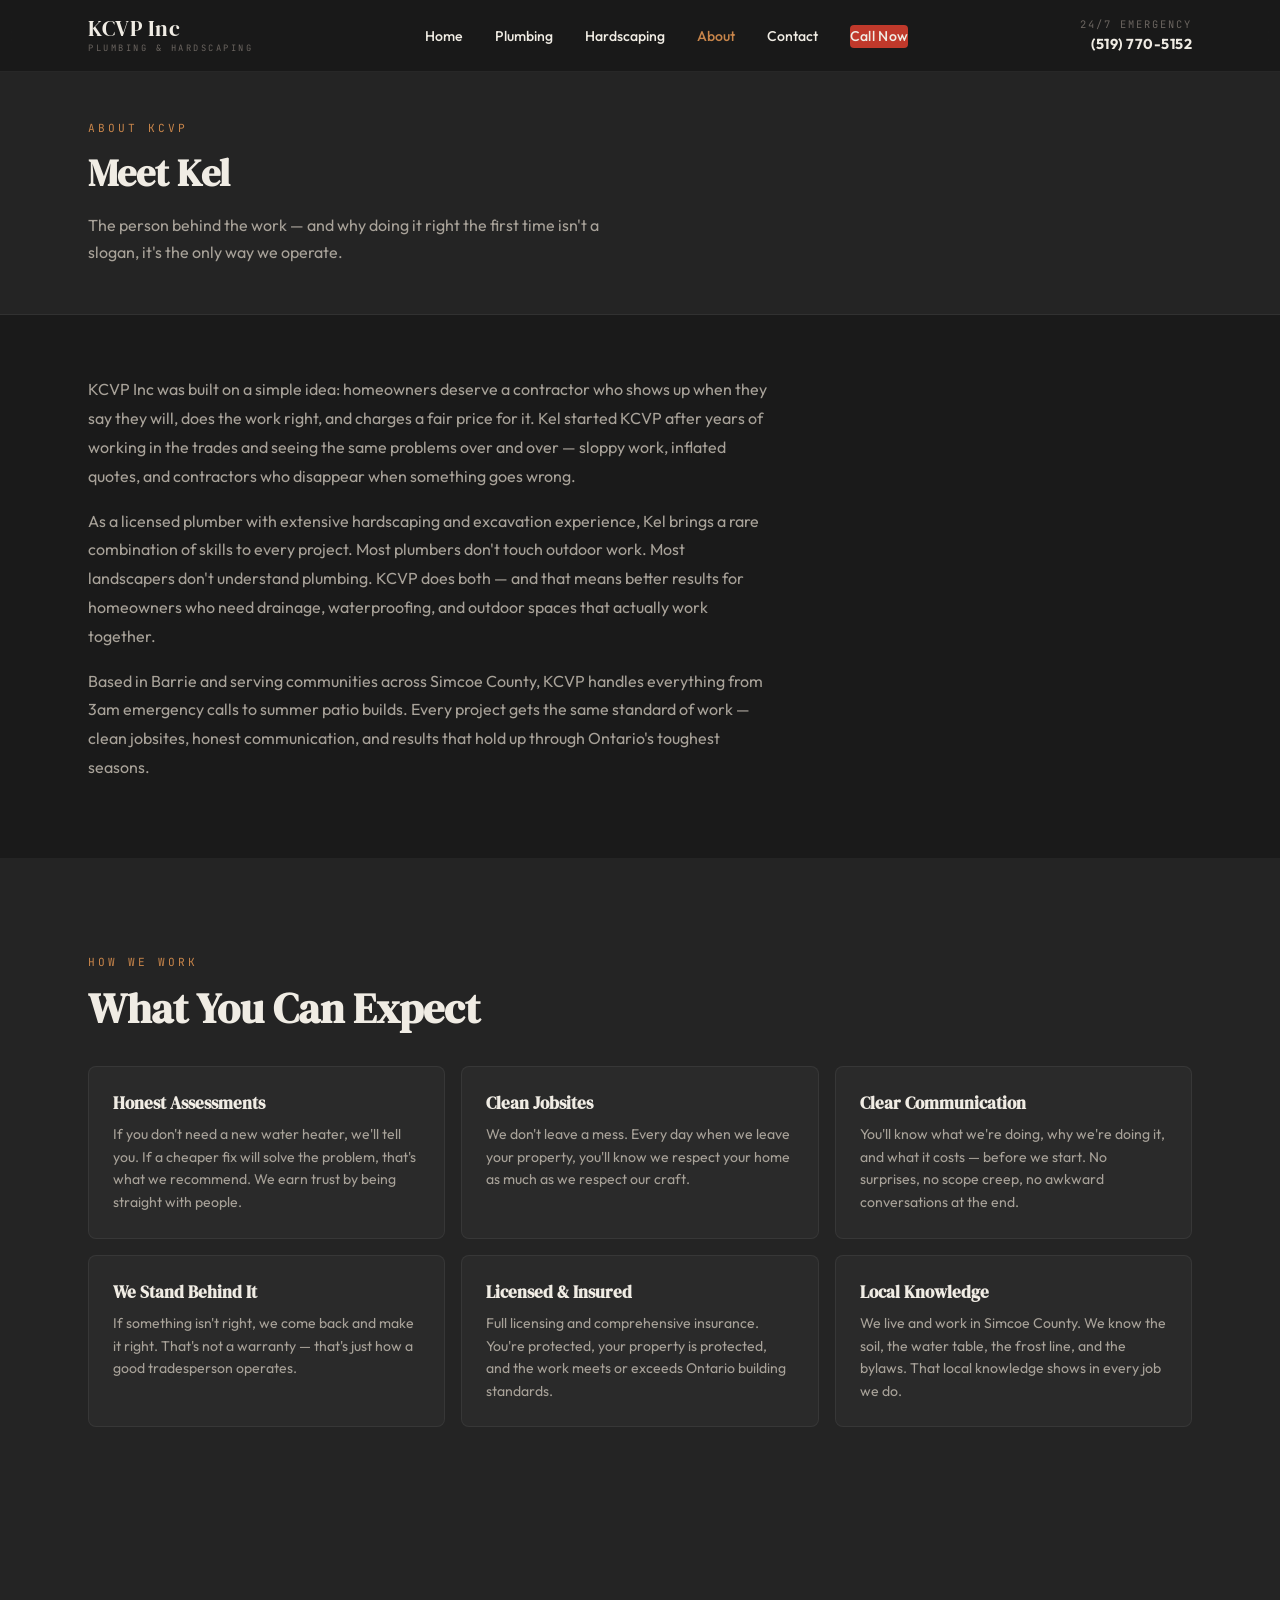
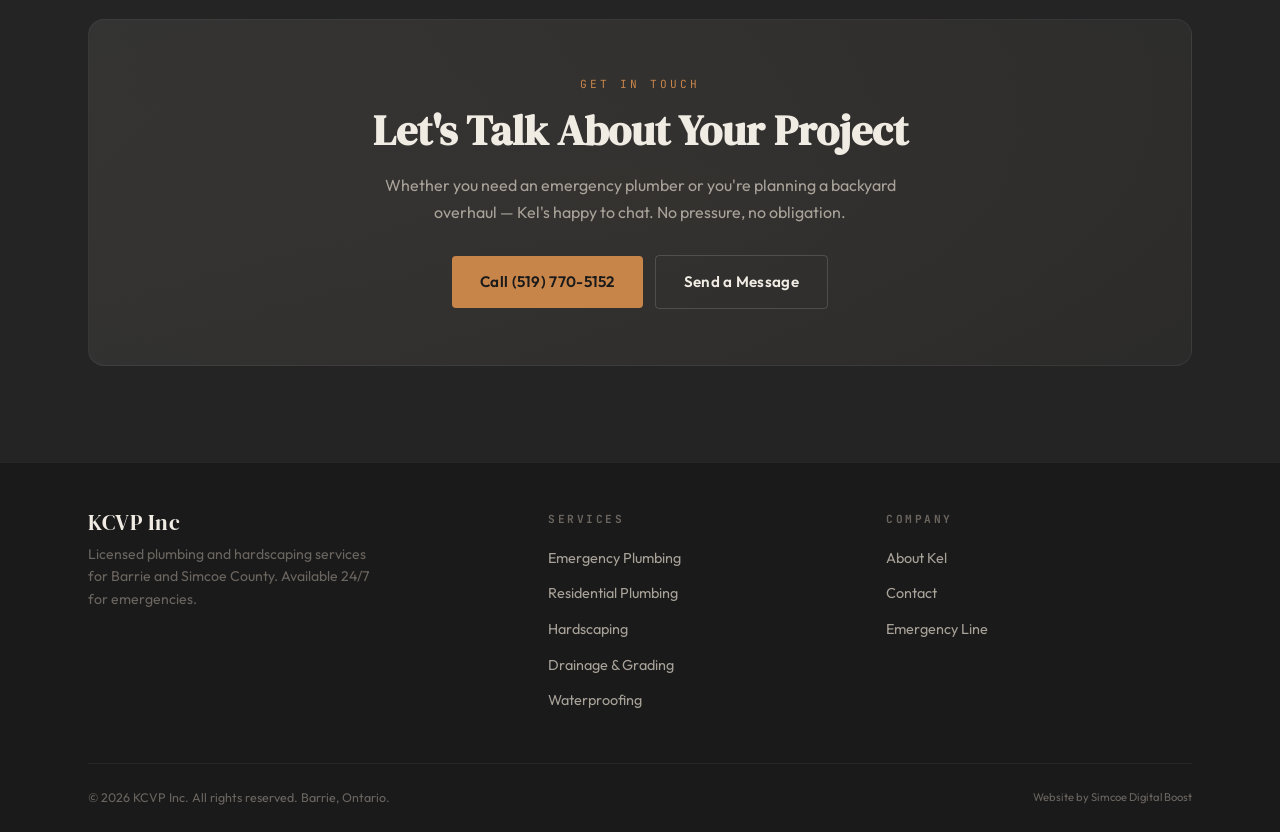
<file: about.html>
<!DOCTYPE html>
<html lang="en">
<head>
  <meta charset="UTF-8">
  <meta name="viewport" content="width=device-width, initial-scale=1.0">
  <title>About Kel & KCVP Inc — Barrie Plumber & Hardscaping</title>
  <meta name="description" content="Meet Kel, the licensed plumber and hardscaping expert behind KCVP Inc. Serving Barrie and Simcoe County with honest, reliable trades work.">
  <link rel="preconnect" href="https://fonts.googleapis.com">
  <link rel="preconnect" href="https://fonts.gstatic.com" crossorigin>
  <link href="https://fonts.googleapis.com/css2?family=DM+Serif+Display&family=JetBrains+Mono:wght@400;500&family=Outfit:wght@300;400;500;600;700;800&display=swap" rel="stylesheet">
  <style>
/* ============================================
   KCVP Inc — Plumbing & Hardscaping
   Mobile-first CSS
   ============================================ */

/* --- Google Fonts loaded in HTML head --- */

/* --- CSS Variables --- */
:root {
  --bg-primary: #1a1a1a;
  --bg-secondary: #242424;
  --bg-card: #2a2a2a;
  --bg-elevated: #333333;
  --text-primary: #f0ece4;
  --text-secondary: #a8a299;
  --text-muted: #6b6560;
  --accent: #c8854a;
  --accent-light: #daa06d;
  --accent-dark: #a66a30;
  --accent-glow: rgba(200, 133, 74, 0.15);
  --emergency: #c0392b;
  --emergency-light: #e74c3c;
  --white: #ffffff;
  --border: rgba(255, 255, 255, 0.06);
  --shadow-sm: 0 1px 3px rgba(0,0,0,0.3);
  --shadow-md: 0 4px 16px rgba(0,0,0,0.4);
  --shadow-lg: 0 8px 32px rgba(0,0,0,0.5);
  --radius-sm: 4px;
  --radius-md: 8px;
  --radius-lg: 16px;
  --font-display: 'DM Serif Display', Georgia, serif;
  --font-body: 'Outfit', -apple-system, sans-serif;
  --font-mono: 'JetBrains Mono', monospace;
  --max-width: 1200px;
  --header-height: 72px;
}

/* --- Reset & Base --- */
*, *::before, *::after {
  box-sizing: border-box;
  margin: 0;
  padding: 0;
}

html {
  font-size: 16px;
  scroll-behavior: smooth;
  -webkit-font-smoothing: antialiased;
  -moz-osx-font-smoothing: grayscale;
}

body {
  font-family: var(--font-body);
  background: var(--bg-primary);
  color: var(--text-primary);
  line-height: 1.6;
  overflow-x: hidden;
}

img {
  max-width: 100%;
  height: auto;
  display: block;
}

a {
  color: var(--accent);
  text-decoration: none;
  transition: color 0.2s ease;
}

a:hover {
  color: var(--accent-light);
}

/* --- Utility --- */
.container {
  width: 100%;
  max-width: var(--max-width);
  margin: 0 auto;
  padding: 0 20px;
}

.section-label {
  font-family: var(--font-mono);
  font-size: 0.7rem;
  letter-spacing: 3px;
  text-transform: uppercase;
  color: var(--accent);
  margin-bottom: 12px;
  display: block;
}

.section-title {
  font-family: var(--font-display);
  font-size: 1.8rem;
  color: var(--text-primary);
  line-height: 1.2;
  margin-bottom: 16px;
}

.section-subtitle {
  color: var(--text-secondary);
  font-size: 1rem;
  max-width: 560px;
  line-height: 1.7;
}

.text-center {
  text-align: center;
}

.text-center .section-subtitle {
  margin-left: auto;
  margin-right: auto;
}

/* --- Buttons --- */
.btn {
  display: inline-flex;
  align-items: center;
  gap: 8px;
  padding: 14px 28px;
  border-radius: var(--radius-sm);
  font-family: var(--font-body);
  font-weight: 600;
  font-size: 0.95rem;
  border: none;
  cursor: pointer;
  transition: all 0.25s ease;
  text-decoration: none;
  letter-spacing: 0.3px;
}

.btn-primary {
  background: var(--accent);
  color: var(--bg-primary);
}

.btn-primary:hover {
  background: var(--accent-light);
  color: var(--bg-primary);
  transform: translateY(-1px);
  box-shadow: 0 4px 20px rgba(200, 133, 74, 0.3);
}

.btn-emergency {
  background: var(--emergency);
  color: var(--white);
  animation: pulse-emergency 2.5s infinite;
}

.btn-emergency:hover {
  background: var(--emergency-light);
  color: var(--white);
  transform: translateY(-1px);
  box-shadow: 0 4px 20px rgba(192, 57, 43, 0.4);
}

@keyframes pulse-emergency {
  0%, 100% { box-shadow: 0 0 0 0 rgba(192, 57, 43, 0.4); }
  50% { box-shadow: 0 0 0 8px rgba(192, 57, 43, 0); }
}

.btn-outline {
  background: transparent;
  color: var(--text-primary);
  border: 1px solid rgba(255,255,255,0.15);
}

.btn-outline:hover {
  border-color: var(--accent);
  color: var(--accent);
}

/* ============================================
   HEADER
   ============================================ */
.site-header {
  position: fixed;
  top: 0;
  left: 0;
  right: 0;
  z-index: 1000;
  background: rgba(26, 26, 26, 0.92);
  backdrop-filter: blur(16px);
  -webkit-backdrop-filter: blur(16px);
  border-bottom: 1px solid var(--border);
  height: var(--header-height);
}

.header-inner {
  display: flex;
  align-items: center;
  justify-content: space-between;
  height: var(--header-height);
}

.logo {
  display: flex;
  flex-direction: column;
  gap: 0;
}

.logo-name {
  font-family: var(--font-display);
  font-size: 1.35rem;
  color: var(--text-primary);
  line-height: 1.1;
  letter-spacing: 0.5px;
}

.logo-tagline {
  font-family: var(--font-mono);
  font-size: 0.55rem;
  color: var(--text-muted);
  letter-spacing: 2.5px;
  text-transform: uppercase;
}

.header-phone {
  display: none;
}

.header-phone a {
  font-family: var(--font-body);
  font-weight: 700;
  font-size: 0.9rem;
  color: var(--text-primary);
  letter-spacing: 0.5px;
}

.header-phone .phone-label {
  font-size: 0.65rem;
  color: var(--text-muted);
  letter-spacing: 2px;
  text-transform: uppercase;
  font-family: var(--font-mono);
}

/* Mobile nav toggle */
.nav-toggle {
  display: flex;
  flex-direction: column;
  gap: 5px;
  background: none;
  border: none;
  cursor: pointer;
  padding: 8px;
}

.nav-toggle span {
  display: block;
  width: 24px;
  height: 2px;
  background: var(--text-primary);
  transition: all 0.3s ease;
}

.nav-toggle.active span:nth-child(1) {
  transform: rotate(45deg) translate(5px, 5px);
}
.nav-toggle.active span:nth-child(2) {
  opacity: 0;
}
.nav-toggle.active span:nth-child(3) {
  transform: rotate(-45deg) translate(5px, -5px);
}

/* Mobile Nav */
.main-nav {
  position: fixed;
  top: var(--header-height);
  left: 0;
  right: 0;
  bottom: 0;
  background-color: #1a1a1a;
  background-image: none;
  opacity: 1;
  display: flex;
  flex-direction: column;
  padding: 32px 20px;
  transform: translateX(100%);
  transition: transform 0.35s ease;
  z-index: 999;
  -webkit-backface-visibility: hidden;
  backface-visibility: hidden;
}

.main-nav.open {
  transform: translateX(0);
}

.main-nav a {
  font-size: 1.2rem;
  color: var(--text-primary);
  padding: 16px 0;
  border-bottom: 1px solid rgba(255, 255, 255, 0.1);
  font-weight: 500;
}

.main-nav a:hover,
.main-nav a.active {
  color: var(--accent);
}

.nav-cta {
  margin-top: 24px;
}

/* ============================================
   HERO
   ============================================ */
.hero {
  padding: 120px 0 60px;
  position: relative;
  overflow: hidden;
  min-height: 85vh;
  display: flex;
  align-items: center;
}

.hero::before {
  content: '';
  position: absolute;
  top: 0;
  left: 0;
  right: 0;
  bottom: 0;
  background: 
    radial-gradient(ellipse at 20% 50%, rgba(200, 133, 74, 0.06) 0%, transparent 60%),
    radial-gradient(ellipse at 80% 20%, rgba(200, 133, 74, 0.03) 0%, transparent 50%);
  pointer-events: none;
}

.hero-content {
  position: relative;
  z-index: 2;
}

.hero-emergency-badge {
  display: inline-flex;
  align-items: center;
  gap: 8px;
  background: rgba(192, 57, 43, 0.12);
  border: 1px solid rgba(192, 57, 43, 0.3);
  border-radius: 100px;
  padding: 8px 18px;
  margin-bottom: 28px;
  font-size: 0.8rem;
  font-weight: 600;
  color: var(--emergency-light);
  letter-spacing: 0.5px;
}

.hero-emergency-badge .pulse-dot {
  width: 8px;
  height: 8px;
  background: var(--emergency);
  border-radius: 50%;
  animation: pulse-dot 1.5s infinite;
}

@keyframes pulse-dot {
  0%, 100% { opacity: 1; transform: scale(1); }
  50% { opacity: 0.5; transform: scale(1.4); }
}

.hero-title {
  font-family: var(--font-display);
  font-size: 2.4rem;
  line-height: 1.12;
  color: var(--text-primary);
  margin-bottom: 20px;
}

.hero-title .accent {
  color: var(--accent);
}

.hero-description {
  color: var(--text-secondary);
  font-size: 1.05rem;
  line-height: 1.7;
  max-width: 520px;
  margin-bottom: 32px;
}

.hero-buttons {
  display: flex;
  flex-direction: column;
  gap: 12px;
}

.hero-stats {
  display: grid;
  grid-template-columns: repeat(3, 1fr);
  gap: 1px;
  background: var(--border);
  margin-top: 48px;
  border-radius: var(--radius-md);
  overflow: hidden;
}

.hero-stat {
  background: var(--bg-secondary);
  padding: 20px 16px;
  text-align: center;
}

.hero-stat .stat-number {
  font-family: var(--font-display);
  font-size: 1.6rem;
  color: var(--accent);
  line-height: 1;
  margin-bottom: 4px;
}

.hero-stat .stat-label {
  font-size: 0.7rem;
  color: var(--text-muted);
  text-transform: uppercase;
  letter-spacing: 1.5px;
  font-family: var(--font-mono);
}

/* ============================================
   EMERGENCY BANNER
   ============================================ */
.emergency-banner {
  background: linear-gradient(135deg, var(--emergency) 0%, #962d22 100%);
  padding: 24px 0;
  text-align: center;
}

.emergency-banner-inner {
  display: flex;
  flex-direction: column;
  align-items: center;
  gap: 12px;
}

.emergency-banner h3 {
  font-family: var(--font-display);
  font-size: 1.2rem;
  color: var(--white);
}

.emergency-banner p {
  color: rgba(255,255,255,0.8);
  font-size: 0.9rem;
}

.emergency-banner .phone-number {
  font-family: var(--font-body);
  font-weight: 800;
  font-size: 1.4rem;
  color: var(--white);
  letter-spacing: 1px;
}

/* ============================================
   SERVICES OVERVIEW
   ============================================ */
.services-section {
  padding: 72px 0;
}

.services-grid {
  display: grid;
  grid-template-columns: 1fr;
  gap: 16px;
  margin-top: 40px;
}

.service-card {
  background: var(--bg-card);
  border: 1px solid var(--border);
  border-radius: var(--radius-md);
  padding: 28px 24px;
  transition: all 0.3s ease;
  position: relative;
  overflow: hidden;
}

.service-card::before {
  content: '';
  position: absolute;
  top: 0;
  left: 0;
  right: 0;
  height: 3px;
  background: var(--accent);
  transform: scaleX(0);
  transform-origin: left;
  transition: transform 0.35s ease;
}

.service-card:hover::before {
  transform: scaleX(1);
}

.service-card:hover {
  border-color: rgba(200, 133, 74, 0.2);
  transform: translateY(-2px);
  box-shadow: var(--shadow-md);
}

.service-card-icon {
  width: 48px;
  height: 48px;
  border-radius: var(--radius-sm);
  background: var(--accent-glow);
  display: flex;
  align-items: center;
  justify-content: center;
  margin-bottom: 16px;
  font-size: 1.3rem;
}

.service-card h3 {
  font-family: var(--font-display);
  font-size: 1.15rem;
  color: var(--text-primary);
  margin-bottom: 8px;
}

.service-card p {
  color: var(--text-secondary);
  font-size: 0.9rem;
  line-height: 1.65;
}

.service-card .card-link {
  display: inline-flex;
  align-items: center;
  gap: 6px;
  margin-top: 16px;
  font-size: 0.85rem;
  font-weight: 600;
  color: var(--accent);
}

.service-card .card-link::after {
  content: '\2192';
  transition: transform 0.2s ease;
}

.service-card:hover .card-link::after {
  transform: translateX(4px);
}

/* ============================================
   WHY CHOOSE US
   ============================================ */
.why-section {
  padding: 72px 0;
  background: var(--bg-secondary);
}

.why-grid {
  display: grid;
  grid-template-columns: 1fr;
  gap: 24px;
  margin-top: 40px;
}

.why-item {
  display: flex;
  gap: 16px;
  align-items: flex-start;
}

.why-number {
  font-family: var(--font-display);
  font-size: 2rem;
  color: rgba(200, 133, 74, 0.2);
  line-height: 1;
  flex-shrink: 0;
  width: 40px;
}

.why-item h4 {
  font-family: var(--font-display);
  font-size: 1.05rem;
  color: var(--text-primary);
  margin-bottom: 4px;
}

.why-item p {
  color: var(--text-secondary);
  font-size: 0.88rem;
  line-height: 1.65;
}

/* ============================================
   SERVICE AREA
   ============================================ */
.area-section {
  padding: 72px 0;
}

.area-tags {
  display: flex;
  flex-wrap: wrap;
  gap: 8px;
  margin-top: 32px;
}

.area-tag {
  background: var(--bg-card);
  border: 1px solid var(--border);
  padding: 8px 16px;
  border-radius: 100px;
  font-size: 0.85rem;
  color: var(--text-secondary);
  transition: all 0.2s ease;
}

.area-tag:hover {
  border-color: var(--accent);
  color: var(--accent);
}

.area-tag.primary {
  background: var(--accent-glow);
  border-color: rgba(200, 133, 74, 0.3);
  color: var(--accent);
  font-weight: 600;
}

/* ============================================
   CTA SECTION
   ============================================ */
.cta-section {
  padding: 72px 0;
  background: var(--bg-secondary);
}

.cta-box {
  background: linear-gradient(135deg, var(--bg-elevated) 0%, var(--bg-card) 100%);
  border: 1px solid var(--border);
  border-radius: var(--radius-lg);
  padding: 40px 24px;
  text-align: center;
  position: relative;
  overflow: hidden;
}

.cta-box::before {
  content: '';
  position: absolute;
  top: -50%;
  left: -50%;
  width: 200%;
  height: 200%;
  background: radial-gradient(ellipse at center, rgba(200, 133, 74, 0.04) 0%, transparent 60%);
  pointer-events: none;
}

.cta-box .section-title {
  position: relative;
}

.cta-box .section-subtitle {
  margin: 0 auto 28px;
  position: relative;
}

.cta-buttons {
  display: flex;
  flex-direction: column;
  gap: 12px;
  align-items: center;
  position: relative;
}

/* ============================================
   FOOTER
   ============================================ */
.site-footer {
  padding: 48px 0 24px;
  border-top: 1px solid var(--border);
}

.footer-top {
  display: grid;
  grid-template-columns: 1fr;
  gap: 32px;
  margin-bottom: 40px;
}

.footer-brand .logo-name {
  margin-bottom: 8px;
}

.footer-brand p {
  color: var(--text-muted);
  font-size: 0.88rem;
  line-height: 1.6;
  max-width: 300px;
}

.footer-col h4 {
  font-family: var(--font-mono);
  font-size: 0.7rem;
  letter-spacing: 2.5px;
  text-transform: uppercase;
  color: var(--text-muted);
  margin-bottom: 16px;
}

.footer-col ul {
  list-style: none;
}

.footer-col li {
  margin-bottom: 10px;
}

.footer-col a {
  color: var(--text-secondary);
  font-size: 0.9rem;
  transition: color 0.2s ease;
}

.footer-col a:hover {
  color: var(--accent);
}

.footer-bottom {
  border-top: 1px solid var(--border);
  padding-top: 24px;
  display: flex;
  flex-direction: column;
  gap: 12px;
  align-items: center;
  text-align: center;
}

.footer-bottom p {
  font-size: 0.78rem;
  color: var(--text-muted);
}

.footer-bottom .credit {
  font-size: 0.7rem;
  color: var(--text-muted);
}

.footer-bottom .credit a {
  color: var(--text-muted);
}

.footer-bottom .credit a:hover {
  color: var(--accent);
}

/* ============================================
   PAGE-LEVEL STYLES
   ============================================ */

/* --- Services Pages Hero --- */
.page-hero {
  padding: 120px 0 48px;
  background: var(--bg-secondary);
  border-bottom: 1px solid var(--border);
}

.page-hero .section-title {
  font-size: 2rem;
}

/* --- Service Detail Blocks --- */
.service-detail {
  padding: 60px 0;
  border-bottom: 1px solid var(--border);
}

.service-detail:last-child {
  border-bottom: none;
}

.service-detail h3 {
  font-family: var(--font-display);
  font-size: 1.4rem;
  margin-bottom: 12px;
}

.service-detail p {
  color: var(--text-secondary);
  line-height: 1.7;
  margin-bottom: 16px;
}

.service-list {
  list-style: none;
  margin-top: 16px;
}

.service-list li {
  padding: 10px 0;
  border-bottom: 1px solid var(--border);
  color: var(--text-secondary);
  font-size: 0.9rem;
  display: flex;
  align-items: center;
  gap: 10px;
}

.service-list li::before {
  content: '';
  width: 6px;
  height: 6px;
  background: var(--accent);
  border-radius: 50%;
  flex-shrink: 0;
}

/* --- Contact Form --- */
.contact-section {
  padding: 72px 0;
}

.contact-grid {
  display: grid;
  grid-template-columns: 1fr;
  gap: 40px;
  margin-top: 40px;
}

.contact-form {
  display: flex;
  flex-direction: column;
  gap: 16px;
}

.form-group label {
  display: block;
  font-size: 0.8rem;
  font-weight: 600;
  color: var(--text-secondary);
  margin-bottom: 6px;
  letter-spacing: 0.5px;
}

.form-group input,
.form-group textarea,
.form-group select {
  width: 100%;
  padding: 12px 16px;
  background: var(--bg-card);
  border: 1px solid var(--border);
  border-radius: var(--radius-sm);
  color: var(--text-primary);
  font-family: var(--font-body);
  font-size: 0.95rem;
  transition: border-color 0.2s ease;
}

.form-group input:focus,
.form-group textarea:focus,
.form-group select:focus {
  outline: none;
  border-color: var(--accent);
}

.form-group textarea {
  min-height: 120px;
  resize: vertical;
}

.contact-info-block {
  background: var(--bg-card);
  border: 1px solid var(--border);
  border-radius: var(--radius-md);
  padding: 24px;
}

.contact-info-block h4 {
  font-family: var(--font-display);
  font-size: 1.1rem;
  margin-bottom: 16px;
}

.contact-info-item {
  display: flex;
  gap: 12px;
  align-items: flex-start;
  padding: 12px 0;
  border-bottom: 1px solid var(--border);
}

.contact-info-item:last-child {
  border-bottom: none;
}

.contact-info-item .info-label {
  font-family: var(--font-mono);
  font-size: 0.65rem;
  color: var(--text-muted);
  text-transform: uppercase;
  letter-spacing: 1.5px;
}

.contact-info-item .info-value {
  color: var(--text-primary);
  font-size: 0.95rem;
  font-weight: 500;
}

/* --- About Page --- */
.about-section {
  padding: 60px 0;
}

.about-content p {
  color: var(--text-secondary);
  line-height: 1.8;
  margin-bottom: 16px;
  max-width: 680px;
}

.about-values {
  display: grid;
  grid-template-columns: 1fr;
  gap: 16px;
  margin-top: 32px;
}

.about-value {
  background: var(--bg-card);
  border: 1px solid var(--border);
  border-radius: var(--radius-md);
  padding: 24px;
}

.about-value h4 {
  font-family: var(--font-display);
  font-size: 1.05rem;
  margin-bottom: 6px;
}

.about-value p {
  color: var(--text-secondary);
  font-size: 0.88rem;
  line-height: 1.6;
}

/* ============================================
   TABLET — 600px+
   ============================================ */
@media (min-width: 600px) {
  .container {
    padding: 0 32px;
  }

  .section-title {
    font-size: 2.2rem;
  }

  .hero-title {
    font-size: 3rem;
  }

  .hero-buttons {
    flex-direction: row;
  }

  .services-grid {
    grid-template-columns: repeat(2, 1fr);
  }

  .why-grid {
    grid-template-columns: repeat(2, 1fr);
  }

  .cta-box {
    padding: 56px 40px;
  }

  .cta-buttons {
    flex-direction: row;
    justify-content: center;
  }

  .footer-top {
    grid-template-columns: 1.4fr 1fr 1fr;
  }

  .footer-bottom {
    flex-direction: row;
    justify-content: space-between;
  }

  .contact-grid {
    grid-template-columns: 1.2fr 1fr;
  }

  .about-values {
    grid-template-columns: repeat(2, 1fr);
  }

  .page-hero .section-title {
    font-size: 2.4rem;
  }
}

/* ============================================
   DESKTOP — 900px+
   ============================================ */
@media (min-width: 900px) {
  .container {
    padding: 0 48px;
  }

  .section-title {
    font-size: 2.6rem;
  }

  .hero {
    padding: 140px 0 80px;
  }

  .hero-title {
    font-size: 3.6rem;
  }

  .hero-description {
    font-size: 1.1rem;
  }

  .services-section,
  .why-section,
  .area-section,
  .cta-section {
    padding: 96px 0;
  }

  .services-grid {
    grid-template-columns: repeat(3, 1fr);
    gap: 20px;
  }

  .why-grid {
    grid-template-columns: repeat(2, 1fr);
    gap: 32px;
  }

  .nav-toggle {
    display: none;
  }

  .main-nav {
    position: static;
    display: flex;
    flex-direction: row;
    transform: none;
    padding: 0;
    background: transparent;
    align-items: center;
    gap: 32px;
  }

  .main-nav a {
    font-size: 0.88rem;
    padding: 0;
    border-bottom: none;
    color: var(--text-primary);
  }

  .header-phone {
    display: flex;
    flex-direction: column;
    align-items: flex-end;
    gap: 0;
  }

  .nav-cta {
    margin-top: 0;
  }

  .hero-stat .stat-number {
    font-size: 2rem;
  }

  .emergency-banner-inner {
    flex-direction: row;
    justify-content: center;
    gap: 24px;
  }

  .about-values {
    grid-template-columns: repeat(3, 1fr);
  }
}

/* ============================================
   WIDE DESKTOP — 1100px+
   ============================================ */
@media (min-width: 1100px) {
  .hero-title {
    font-size: 4rem;
  }

  .services-grid {
    gap: 24px;
  }
}

/* ============================================
   ANIMATIONS
   ============================================ */
.fade-in {
  opacity: 0;
  transform: translateY(20px);
  transition: opacity 0.6s ease, transform 0.6s ease;
}

.fade-in.visible {
  opacity: 1;
  transform: translateY(0);
}

.fade-in-delay-1 { transition-delay: 0.1s; }
.fade-in-delay-2 { transition-delay: 0.2s; }
.fade-in-delay-3 { transition-delay: 0.3s; }
.fade-in-delay-4 { transition-delay: 0.4s; }
.fade-in-delay-5 { transition-delay: 0.5s; }

</style>
</head>
<body>

  <!-- ========== HEADER ========== -->
  <header class="site-header">
    <div class="container header-inner">
      <a href="index.html" class="logo">
        <span class="logo-name">KCVP Inc</span>
        <span class="logo-tagline">Plumbing &amp; Hardscaping</span>
      </a>

      <nav class="main-nav">
        <a href="index.html">Home</a>
        <a href="plumbing.html">Plumbing</a>
        <a href="hardscaping.html">Hardscaping</a>
        <a href="about.html" class="active">About</a>
        <a href="contact.html">Contact</a>
        <div class="nav-cta">
          <a href="tel:+15197705152" class="btn btn-emergency">Call Now</a>
        </div>
      </nav>

      <div class="header-phone">
        <span class="phone-label">24/7 Emergency</span>
        <a href="tel:+15197705152">(519) 770-5152</a>
      </div>

      <button class="nav-toggle" aria-label="Toggle navigation">
        <span></span>
        <span></span>
        <span></span>
      </button>
    </div>
  </header>

  <!-- ========== PAGE HERO ========== -->
  <section class="page-hero">
    <div class="container">
      <span class="section-label fade-in">About KCVP</span>
      <h1 class="section-title fade-in">Meet Kel</h1>
      <p class="section-subtitle fade-in">The person behind the work — and why doing it right the first time isn't a slogan, it's the only way we operate.</p>
    </div>
  </section>

  <!-- ========== ABOUT CONTENT ========== -->
  <section class="about-section">
    <div class="container">
      <div class="about-content fade-in">
        <p>KCVP Inc was built on a simple idea: homeowners deserve a contractor who shows up when they say they will, does the work right, and charges a fair price for it. Kel started KCVP after years of working in the trades and seeing the same problems over and over — sloppy work, inflated quotes, and contractors who disappear when something goes wrong.</p>

        <p>As a licensed plumber with extensive hardscaping and excavation experience, Kel brings a rare combination of skills to every project. Most plumbers don't touch outdoor work. Most landscapers don't understand plumbing. KCVP does both — and that means better results for homeowners who need drainage, waterproofing, and outdoor spaces that actually work together.</p>

        <p>Based in Barrie and serving communities across Simcoe County, KCVP handles everything from 3am emergency calls to summer patio builds. Every project gets the same standard of work — clean jobsites, honest communication, and results that hold up through Ontario's toughest seasons.</p>
      </div>
    </div>
  </section>

  <!-- ========== VALUES ========== -->
  <section class="why-section">
    <div class="container">
      <span class="section-label fade-in">How We Work</span>
      <h2 class="section-title fade-in">What You Can Expect</h2>

      <div class="about-values">
        <div class="about-value fade-in fade-in-delay-1">
          <h4>Honest Assessments</h4>
          <p>If you don't need a new water heater, we'll tell you. If a cheaper fix will solve the problem, that's what we recommend. We earn trust by being straight with people.</p>
        </div>
        <div class="about-value fade-in fade-in-delay-2">
          <h4>Clean Jobsites</h4>
          <p>We don't leave a mess. Every day when we leave your property, you'll know we respect your home as much as we respect our craft.</p>
        </div>
        <div class="about-value fade-in fade-in-delay-3">
          <h4>Clear Communication</h4>
          <p>You'll know what we're doing, why we're doing it, and what it costs — before we start. No surprises, no scope creep, no awkward conversations at the end.</p>
        </div>
        <div class="about-value fade-in fade-in-delay-4">
          <h4>We Stand Behind It</h4>
          <p>If something isn't right, we come back and make it right. That's not a warranty — that's just how a good tradesperson operates.</p>
        </div>
        <div class="about-value fade-in fade-in-delay-5">
          <h4>Licensed &amp; Insured</h4>
          <p>Full licensing and comprehensive insurance. You're protected, your property is protected, and the work meets or exceeds Ontario building standards.</p>
        </div>
        <div class="about-value fade-in fade-in-delay-3">
          <h4>Local Knowledge</h4>
          <p>We live and work in Simcoe County. We know the soil, the water table, the frost line, and the bylaws. That local knowledge shows in every job we do.</p>
        </div>
      </div>
    </div>
  </section>

  <!-- ========== CTA ========== -->
  <section class="cta-section">
    <div class="container">
      <div class="cta-box">
        <span class="section-label">Get In Touch</span>
        <h2 class="section-title">Let's Talk About Your Project</h2>
        <p class="section-subtitle">Whether you need an emergency plumber or you're planning a backyard overhaul — Kel's happy to chat. No pressure, no obligation.</p>
        <div class="cta-buttons">
          <a href="tel:+15197705152" class="btn btn-primary">Call (519) 770-5152</a>
          <a href="contact.html" class="btn btn-outline">Send a Message</a>
        </div>
      </div>
    </div>
  </section>

  <!-- ========== FOOTER ========== -->
  <footer class="site-footer">
    <div class="container">
      <div class="footer-top">
        <div class="footer-brand">
          <div class="logo-name">KCVP Inc</div>
          <p>Licensed plumbing and hardscaping services for Barrie and Simcoe County. Available 24/7 for emergencies.</p>
        </div>
        <div class="footer-col">
          <h4>Services</h4>
          <ul>
            <li><a href="plumbing.html">Emergency Plumbing</a></li>
            <li><a href="plumbing.html">Residential Plumbing</a></li>
            <li><a href="hardscaping.html">Hardscaping</a></li>
            <li><a href="hardscaping.html">Drainage & Grading</a></li>
            <li><a href="hardscaping.html">Waterproofing</a></li>
          </ul>
        </div>
        <div class="footer-col">
          <h4>Company</h4>
          <ul>
            <li><a href="about.html">About Kel</a></li>
            <li><a href="contact.html">Contact</a></li>
            <li><a href="tel:+15197705152">Emergency Line</a></li>
          </ul>
        </div>
      </div>
      <div class="footer-bottom">
        <p>&copy; 2026 KCVP Inc. All rights reserved. Barrie, Ontario.</p>
        <p class="credit">Website by <a href="https://simcoedigitalboost.com" target="_blank" rel="noopener">Simcoe Digital Boost</a></p>
      </div>
    </div>
  </footer>

  <script>
/* ============================================
   KCVP Inc — Main JavaScript
   ============================================ */

document.addEventListener('DOMContentLoaded', () => {

  // --- Mobile Nav Toggle ---
  const navToggle = document.querySelector('.nav-toggle');
  const mainNav = document.querySelector('.main-nav');

  if (navToggle && mainNav) {
    navToggle.addEventListener('click', () => {
      navToggle.classList.toggle('active');
      mainNav.classList.toggle('open');
      document.body.style.overflow = mainNav.classList.contains('open') ? 'hidden' : '';
    });

    // Close nav on link click
    mainNav.querySelectorAll('a').forEach(link => {
      link.addEventListener('click', () => {
        navToggle.classList.remove('active');
        mainNav.classList.remove('open');
        document.body.style.overflow = '';
      });
    });
  }

  // --- Scroll Fade-In ---
  const fadeEls = document.querySelectorAll('.fade-in');

  if ('IntersectionObserver' in window) {
    const observer = new IntersectionObserver((entries) => {
      entries.forEach(entry => {
        if (entry.isIntersecting) {
          entry.target.classList.add('visible');
          observer.unobserve(entry.target);
        }
      });
    }, {
      threshold: 0.1,
      rootMargin: '0px 0px -40px 0px'
    });

    fadeEls.forEach(el => observer.observe(el));
  } else {
    fadeEls.forEach(el => el.classList.add('visible'));
  }

  // --- Header scroll effect ---
  const header = document.querySelector('.site-header');
  let lastScroll = 0;

  window.addEventListener('scroll', () => {
    const currentScroll = window.pageYOffset;
    if (currentScroll > 60) {
      header.style.boxShadow = '0 2px 20px rgba(0,0,0,0.3)';
    } else {
      header.style.boxShadow = 'none';
    }
    lastScroll = currentScroll;
  }, { passive: true });

  // --- Active nav link ---
  const currentPage = window.location.pathname.split('/').pop() || 'index.html';
  document.querySelectorAll('.main-nav a').forEach(link => {
    const href = link.getAttribute('href').split('/').pop();
    if (href === currentPage) {
      link.classList.add('active');
    }
  });

});

</script>
</body>
</html>
</file>
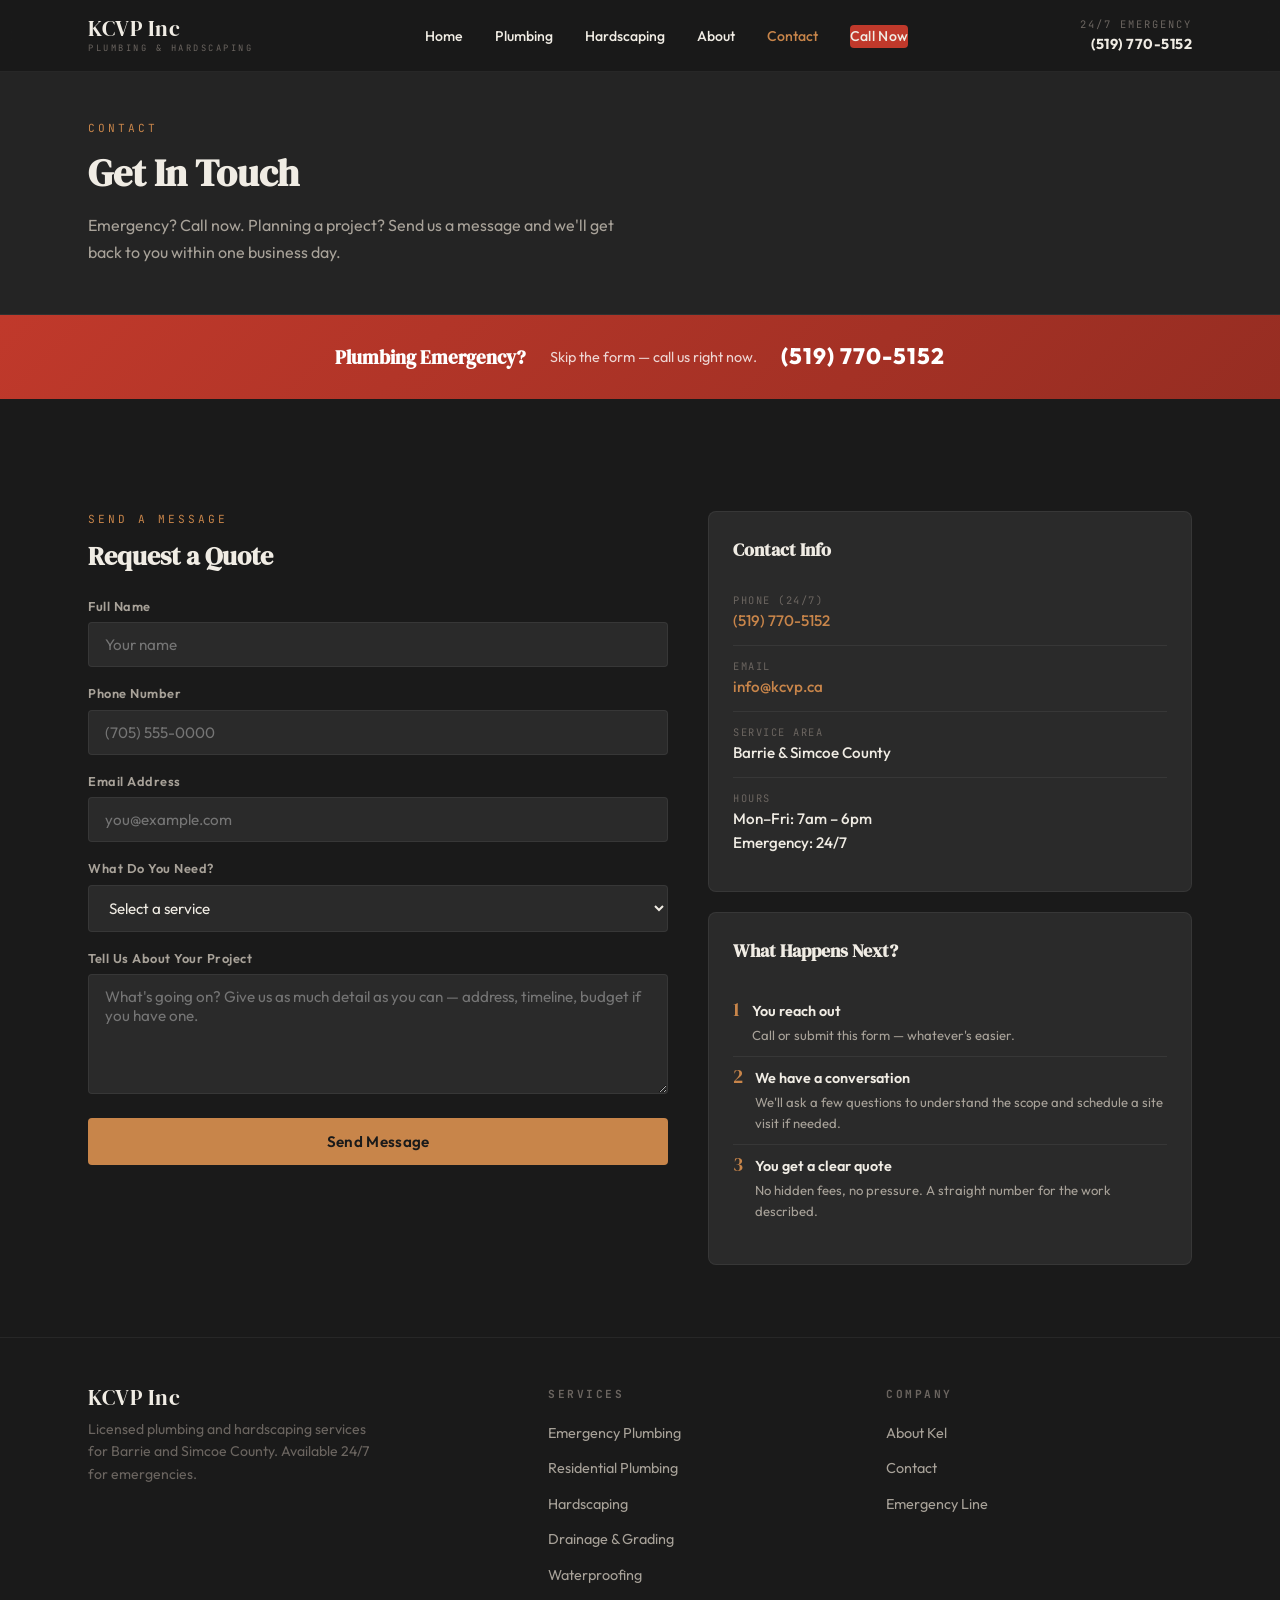
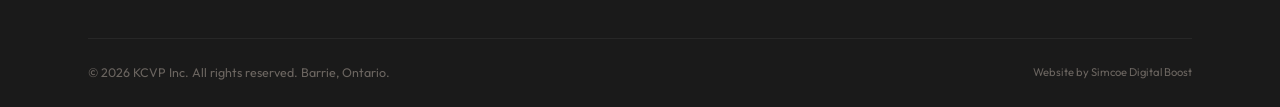
<file: contact.html>
<!DOCTYPE html>
<html lang="en">
<head>
  <meta charset="UTF-8">
  <meta name="viewport" content="width=device-width, initial-scale=1.0">
  <title>Contact KCVP Inc — Barrie Plumber & Hardscaping</title>
  <meta name="description" content="Contact KCVP Inc for plumbing, hardscaping, and waterproofing in Barrie. Call 24/7 for emergencies or request a free quote online.">
  <link rel="preconnect" href="https://fonts.googleapis.com">
  <link rel="preconnect" href="https://fonts.gstatic.com" crossorigin>
  <link href="https://fonts.googleapis.com/css2?family=DM+Serif+Display&family=JetBrains+Mono:wght@400;500&family=Outfit:wght@300;400;500;600;700;800&display=swap" rel="stylesheet">
  <style>
/* ============================================
   KCVP Inc — Plumbing & Hardscaping
   Mobile-first CSS
   ============================================ */

/* --- Google Fonts loaded in HTML head --- */

/* --- CSS Variables --- */
:root {
  --bg-primary: #1a1a1a;
  --bg-secondary: #242424;
  --bg-card: #2a2a2a;
  --bg-elevated: #333333;
  --text-primary: #f0ece4;
  --text-secondary: #a8a299;
  --text-muted: #6b6560;
  --accent: #c8854a;
  --accent-light: #daa06d;
  --accent-dark: #a66a30;
  --accent-glow: rgba(200, 133, 74, 0.15);
  --emergency: #c0392b;
  --emergency-light: #e74c3c;
  --white: #ffffff;
  --border: rgba(255, 255, 255, 0.06);
  --shadow-sm: 0 1px 3px rgba(0,0,0,0.3);
  --shadow-md: 0 4px 16px rgba(0,0,0,0.4);
  --shadow-lg: 0 8px 32px rgba(0,0,0,0.5);
  --radius-sm: 4px;
  --radius-md: 8px;
  --radius-lg: 16px;
  --font-display: 'DM Serif Display', Georgia, serif;
  --font-body: 'Outfit', -apple-system, sans-serif;
  --font-mono: 'JetBrains Mono', monospace;
  --max-width: 1200px;
  --header-height: 72px;
}

/* --- Reset & Base --- */
*, *::before, *::after {
  box-sizing: border-box;
  margin: 0;
  padding: 0;
}

html {
  font-size: 16px;
  scroll-behavior: smooth;
  -webkit-font-smoothing: antialiased;
  -moz-osx-font-smoothing: grayscale;
}

body {
  font-family: var(--font-body);
  background: var(--bg-primary);
  color: var(--text-primary);
  line-height: 1.6;
  overflow-x: hidden;
}

img {
  max-width: 100%;
  height: auto;
  display: block;
}

a {
  color: var(--accent);
  text-decoration: none;
  transition: color 0.2s ease;
}

a:hover {
  color: var(--accent-light);
}

/* --- Utility --- */
.container {
  width: 100%;
  max-width: var(--max-width);
  margin: 0 auto;
  padding: 0 20px;
}

.section-label {
  font-family: var(--font-mono);
  font-size: 0.7rem;
  letter-spacing: 3px;
  text-transform: uppercase;
  color: var(--accent);
  margin-bottom: 12px;
  display: block;
}

.section-title {
  font-family: var(--font-display);
  font-size: 1.8rem;
  color: var(--text-primary);
  line-height: 1.2;
  margin-bottom: 16px;
}

.section-subtitle {
  color: var(--text-secondary);
  font-size: 1rem;
  max-width: 560px;
  line-height: 1.7;
}

.text-center {
  text-align: center;
}

.text-center .section-subtitle {
  margin-left: auto;
  margin-right: auto;
}

/* --- Buttons --- */
.btn {
  display: inline-flex;
  align-items: center;
  gap: 8px;
  padding: 14px 28px;
  border-radius: var(--radius-sm);
  font-family: var(--font-body);
  font-weight: 600;
  font-size: 0.95rem;
  border: none;
  cursor: pointer;
  transition: all 0.25s ease;
  text-decoration: none;
  letter-spacing: 0.3px;
}

.btn-primary {
  background: var(--accent);
  color: var(--bg-primary);
}

.btn-primary:hover {
  background: var(--accent-light);
  color: var(--bg-primary);
  transform: translateY(-1px);
  box-shadow: 0 4px 20px rgba(200, 133, 74, 0.3);
}

.btn-emergency {
  background: var(--emergency);
  color: var(--white);
  animation: pulse-emergency 2.5s infinite;
}

.btn-emergency:hover {
  background: var(--emergency-light);
  color: var(--white);
  transform: translateY(-1px);
  box-shadow: 0 4px 20px rgba(192, 57, 43, 0.4);
}

@keyframes pulse-emergency {
  0%, 100% { box-shadow: 0 0 0 0 rgba(192, 57, 43, 0.4); }
  50% { box-shadow: 0 0 0 8px rgba(192, 57, 43, 0); }
}

.btn-outline {
  background: transparent;
  color: var(--text-primary);
  border: 1px solid rgba(255,255,255,0.15);
}

.btn-outline:hover {
  border-color: var(--accent);
  color: var(--accent);
}

/* ============================================
   HEADER
   ============================================ */
.site-header {
  position: fixed;
  top: 0;
  left: 0;
  right: 0;
  z-index: 1000;
  background: rgba(26, 26, 26, 0.92);
  backdrop-filter: blur(16px);
  -webkit-backdrop-filter: blur(16px);
  border-bottom: 1px solid var(--border);
  height: var(--header-height);
}

.header-inner {
  display: flex;
  align-items: center;
  justify-content: space-between;
  height: var(--header-height);
}

.logo {
  display: flex;
  flex-direction: column;
  gap: 0;
}

.logo-name {
  font-family: var(--font-display);
  font-size: 1.35rem;
  color: var(--text-primary);
  line-height: 1.1;
  letter-spacing: 0.5px;
}

.logo-tagline {
  font-family: var(--font-mono);
  font-size: 0.55rem;
  color: var(--text-muted);
  letter-spacing: 2.5px;
  text-transform: uppercase;
}

.header-phone {
  display: none;
}

.header-phone a {
  font-family: var(--font-body);
  font-weight: 700;
  font-size: 0.9rem;
  color: var(--text-primary);
  letter-spacing: 0.5px;
}

.header-phone .phone-label {
  font-size: 0.65rem;
  color: var(--text-muted);
  letter-spacing: 2px;
  text-transform: uppercase;
  font-family: var(--font-mono);
}

/* Mobile nav toggle */
.nav-toggle {
  display: flex;
  flex-direction: column;
  gap: 5px;
  background: none;
  border: none;
  cursor: pointer;
  padding: 8px;
}

.nav-toggle span {
  display: block;
  width: 24px;
  height: 2px;
  background: var(--text-primary);
  transition: all 0.3s ease;
}

.nav-toggle.active span:nth-child(1) {
  transform: rotate(45deg) translate(5px, 5px);
}
.nav-toggle.active span:nth-child(2) {
  opacity: 0;
}
.nav-toggle.active span:nth-child(3) {
  transform: rotate(-45deg) translate(5px, -5px);
}

/* Mobile Nav */
.main-nav {
  position: fixed;
  top: var(--header-height);
  left: 0;
  right: 0;
  bottom: 0;
  background-color: #1a1a1a;
  background-image: none;
  opacity: 1;
  display: flex;
  flex-direction: column;
  padding: 32px 20px;
  transform: translateX(100%);
  transition: transform 0.35s ease;
  z-index: 999;
  -webkit-backface-visibility: hidden;
  backface-visibility: hidden;
}

.main-nav.open {
  transform: translateX(0);
}

.main-nav a {
  font-size: 1.2rem;
  color: var(--text-primary);
  padding: 16px 0;
  border-bottom: 1px solid rgba(255, 255, 255, 0.1);
  font-weight: 500;
}

.main-nav a:hover,
.main-nav a.active {
  color: var(--accent);
}

.nav-cta {
  margin-top: 24px;
}

/* ============================================
   HERO
   ============================================ */
.hero {
  padding: 120px 0 60px;
  position: relative;
  overflow: hidden;
  min-height: 85vh;
  display: flex;
  align-items: center;
}

.hero::before {
  content: '';
  position: absolute;
  top: 0;
  left: 0;
  right: 0;
  bottom: 0;
  background: 
    radial-gradient(ellipse at 20% 50%, rgba(200, 133, 74, 0.06) 0%, transparent 60%),
    radial-gradient(ellipse at 80% 20%, rgba(200, 133, 74, 0.03) 0%, transparent 50%);
  pointer-events: none;
}

.hero-content {
  position: relative;
  z-index: 2;
}

.hero-emergency-badge {
  display: inline-flex;
  align-items: center;
  gap: 8px;
  background: rgba(192, 57, 43, 0.12);
  border: 1px solid rgba(192, 57, 43, 0.3);
  border-radius: 100px;
  padding: 8px 18px;
  margin-bottom: 28px;
  font-size: 0.8rem;
  font-weight: 600;
  color: var(--emergency-light);
  letter-spacing: 0.5px;
}

.hero-emergency-badge .pulse-dot {
  width: 8px;
  height: 8px;
  background: var(--emergency);
  border-radius: 50%;
  animation: pulse-dot 1.5s infinite;
}

@keyframes pulse-dot {
  0%, 100% { opacity: 1; transform: scale(1); }
  50% { opacity: 0.5; transform: scale(1.4); }
}

.hero-title {
  font-family: var(--font-display);
  font-size: 2.4rem;
  line-height: 1.12;
  color: var(--text-primary);
  margin-bottom: 20px;
}

.hero-title .accent {
  color: var(--accent);
}

.hero-description {
  color: var(--text-secondary);
  font-size: 1.05rem;
  line-height: 1.7;
  max-width: 520px;
  margin-bottom: 32px;
}

.hero-buttons {
  display: flex;
  flex-direction: column;
  gap: 12px;
}

.hero-stats {
  display: grid;
  grid-template-columns: repeat(3, 1fr);
  gap: 1px;
  background: var(--border);
  margin-top: 48px;
  border-radius: var(--radius-md);
  overflow: hidden;
}

.hero-stat {
  background: var(--bg-secondary);
  padding: 20px 16px;
  text-align: center;
}

.hero-stat .stat-number {
  font-family: var(--font-display);
  font-size: 1.6rem;
  color: var(--accent);
  line-height: 1;
  margin-bottom: 4px;
}

.hero-stat .stat-label {
  font-size: 0.7rem;
  color: var(--text-muted);
  text-transform: uppercase;
  letter-spacing: 1.5px;
  font-family: var(--font-mono);
}

/* ============================================
   EMERGENCY BANNER
   ============================================ */
.emergency-banner {
  background: linear-gradient(135deg, var(--emergency) 0%, #962d22 100%);
  padding: 24px 0;
  text-align: center;
}

.emergency-banner-inner {
  display: flex;
  flex-direction: column;
  align-items: center;
  gap: 12px;
}

.emergency-banner h3 {
  font-family: var(--font-display);
  font-size: 1.2rem;
  color: var(--white);
}

.emergency-banner p {
  color: rgba(255,255,255,0.8);
  font-size: 0.9rem;
}

.emergency-banner .phone-number {
  font-family: var(--font-body);
  font-weight: 800;
  font-size: 1.4rem;
  color: var(--white);
  letter-spacing: 1px;
}

/* ============================================
   SERVICES OVERVIEW
   ============================================ */
.services-section {
  padding: 72px 0;
}

.services-grid {
  display: grid;
  grid-template-columns: 1fr;
  gap: 16px;
  margin-top: 40px;
}

.service-card {
  background: var(--bg-card);
  border: 1px solid var(--border);
  border-radius: var(--radius-md);
  padding: 28px 24px;
  transition: all 0.3s ease;
  position: relative;
  overflow: hidden;
}

.service-card::before {
  content: '';
  position: absolute;
  top: 0;
  left: 0;
  right: 0;
  height: 3px;
  background: var(--accent);
  transform: scaleX(0);
  transform-origin: left;
  transition: transform 0.35s ease;
}

.service-card:hover::before {
  transform: scaleX(1);
}

.service-card:hover {
  border-color: rgba(200, 133, 74, 0.2);
  transform: translateY(-2px);
  box-shadow: var(--shadow-md);
}

.service-card-icon {
  width: 48px;
  height: 48px;
  border-radius: var(--radius-sm);
  background: var(--accent-glow);
  display: flex;
  align-items: center;
  justify-content: center;
  margin-bottom: 16px;
  font-size: 1.3rem;
}

.service-card h3 {
  font-family: var(--font-display);
  font-size: 1.15rem;
  color: var(--text-primary);
  margin-bottom: 8px;
}

.service-card p {
  color: var(--text-secondary);
  font-size: 0.9rem;
  line-height: 1.65;
}

.service-card .card-link {
  display: inline-flex;
  align-items: center;
  gap: 6px;
  margin-top: 16px;
  font-size: 0.85rem;
  font-weight: 600;
  color: var(--accent);
}

.service-card .card-link::after {
  content: '\2192';
  transition: transform 0.2s ease;
}

.service-card:hover .card-link::after {
  transform: translateX(4px);
}

/* ============================================
   WHY CHOOSE US
   ============================================ */
.why-section {
  padding: 72px 0;
  background: var(--bg-secondary);
}

.why-grid {
  display: grid;
  grid-template-columns: 1fr;
  gap: 24px;
  margin-top: 40px;
}

.why-item {
  display: flex;
  gap: 16px;
  align-items: flex-start;
}

.why-number {
  font-family: var(--font-display);
  font-size: 2rem;
  color: rgba(200, 133, 74, 0.2);
  line-height: 1;
  flex-shrink: 0;
  width: 40px;
}

.why-item h4 {
  font-family: var(--font-display);
  font-size: 1.05rem;
  color: var(--text-primary);
  margin-bottom: 4px;
}

.why-item p {
  color: var(--text-secondary);
  font-size: 0.88rem;
  line-height: 1.65;
}

/* ============================================
   SERVICE AREA
   ============================================ */
.area-section {
  padding: 72px 0;
}

.area-tags {
  display: flex;
  flex-wrap: wrap;
  gap: 8px;
  margin-top: 32px;
}

.area-tag {
  background: var(--bg-card);
  border: 1px solid var(--border);
  padding: 8px 16px;
  border-radius: 100px;
  font-size: 0.85rem;
  color: var(--text-secondary);
  transition: all 0.2s ease;
}

.area-tag:hover {
  border-color: var(--accent);
  color: var(--accent);
}

.area-tag.primary {
  background: var(--accent-glow);
  border-color: rgba(200, 133, 74, 0.3);
  color: var(--accent);
  font-weight: 600;
}

/* ============================================
   CTA SECTION
   ============================================ */
.cta-section {
  padding: 72px 0;
  background: var(--bg-secondary);
}

.cta-box {
  background: linear-gradient(135deg, var(--bg-elevated) 0%, var(--bg-card) 100%);
  border: 1px solid var(--border);
  border-radius: var(--radius-lg);
  padding: 40px 24px;
  text-align: center;
  position: relative;
  overflow: hidden;
}

.cta-box::before {
  content: '';
  position: absolute;
  top: -50%;
  left: -50%;
  width: 200%;
  height: 200%;
  background: radial-gradient(ellipse at center, rgba(200, 133, 74, 0.04) 0%, transparent 60%);
  pointer-events: none;
}

.cta-box .section-title {
  position: relative;
}

.cta-box .section-subtitle {
  margin: 0 auto 28px;
  position: relative;
}

.cta-buttons {
  display: flex;
  flex-direction: column;
  gap: 12px;
  align-items: center;
  position: relative;
}

/* ============================================
   FOOTER
   ============================================ */
.site-footer {
  padding: 48px 0 24px;
  border-top: 1px solid var(--border);
}

.footer-top {
  display: grid;
  grid-template-columns: 1fr;
  gap: 32px;
  margin-bottom: 40px;
}

.footer-brand .logo-name {
  margin-bottom: 8px;
}

.footer-brand p {
  color: var(--text-muted);
  font-size: 0.88rem;
  line-height: 1.6;
  max-width: 300px;
}

.footer-col h4 {
  font-family: var(--font-mono);
  font-size: 0.7rem;
  letter-spacing: 2.5px;
  text-transform: uppercase;
  color: var(--text-muted);
  margin-bottom: 16px;
}

.footer-col ul {
  list-style: none;
}

.footer-col li {
  margin-bottom: 10px;
}

.footer-col a {
  color: var(--text-secondary);
  font-size: 0.9rem;
  transition: color 0.2s ease;
}

.footer-col a:hover {
  color: var(--accent);
}

.footer-bottom {
  border-top: 1px solid var(--border);
  padding-top: 24px;
  display: flex;
  flex-direction: column;
  gap: 12px;
  align-items: center;
  text-align: center;
}

.footer-bottom p {
  font-size: 0.78rem;
  color: var(--text-muted);
}

.footer-bottom .credit {
  font-size: 0.7rem;
  color: var(--text-muted);
}

.footer-bottom .credit a {
  color: var(--text-muted);
}

.footer-bottom .credit a:hover {
  color: var(--accent);
}

/* ============================================
   PAGE-LEVEL STYLES
   ============================================ */

/* --- Services Pages Hero --- */
.page-hero {
  padding: 120px 0 48px;
  background: var(--bg-secondary);
  border-bottom: 1px solid var(--border);
}

.page-hero .section-title {
  font-size: 2rem;
}

/* --- Service Detail Blocks --- */
.service-detail {
  padding: 60px 0;
  border-bottom: 1px solid var(--border);
}

.service-detail:last-child {
  border-bottom: none;
}

.service-detail h3 {
  font-family: var(--font-display);
  font-size: 1.4rem;
  margin-bottom: 12px;
}

.service-detail p {
  color: var(--text-secondary);
  line-height: 1.7;
  margin-bottom: 16px;
}

.service-list {
  list-style: none;
  margin-top: 16px;
}

.service-list li {
  padding: 10px 0;
  border-bottom: 1px solid var(--border);
  color: var(--text-secondary);
  font-size: 0.9rem;
  display: flex;
  align-items: center;
  gap: 10px;
}

.service-list li::before {
  content: '';
  width: 6px;
  height: 6px;
  background: var(--accent);
  border-radius: 50%;
  flex-shrink: 0;
}

/* --- Contact Form --- */
.contact-section {
  padding: 72px 0;
}

.contact-grid {
  display: grid;
  grid-template-columns: 1fr;
  gap: 40px;
  margin-top: 40px;
}

.contact-form {
  display: flex;
  flex-direction: column;
  gap: 16px;
}

.form-group label {
  display: block;
  font-size: 0.8rem;
  font-weight: 600;
  color: var(--text-secondary);
  margin-bottom: 6px;
  letter-spacing: 0.5px;
}

.form-group input,
.form-group textarea,
.form-group select {
  width: 100%;
  padding: 12px 16px;
  background: var(--bg-card);
  border: 1px solid var(--border);
  border-radius: var(--radius-sm);
  color: var(--text-primary);
  font-family: var(--font-body);
  font-size: 0.95rem;
  transition: border-color 0.2s ease;
}

.form-group input:focus,
.form-group textarea:focus,
.form-group select:focus {
  outline: none;
  border-color: var(--accent);
}

.form-group textarea {
  min-height: 120px;
  resize: vertical;
}

.contact-info-block {
  background: var(--bg-card);
  border: 1px solid var(--border);
  border-radius: var(--radius-md);
  padding: 24px;
}

.contact-info-block h4 {
  font-family: var(--font-display);
  font-size: 1.1rem;
  margin-bottom: 16px;
}

.contact-info-item {
  display: flex;
  gap: 12px;
  align-items: flex-start;
  padding: 12px 0;
  border-bottom: 1px solid var(--border);
}

.contact-info-item:last-child {
  border-bottom: none;
}

.contact-info-item .info-label {
  font-family: var(--font-mono);
  font-size: 0.65rem;
  color: var(--text-muted);
  text-transform: uppercase;
  letter-spacing: 1.5px;
}

.contact-info-item .info-value {
  color: var(--text-primary);
  font-size: 0.95rem;
  font-weight: 500;
}

/* --- About Page --- */
.about-section {
  padding: 60px 0;
}

.about-content p {
  color: var(--text-secondary);
  line-height: 1.8;
  margin-bottom: 16px;
  max-width: 680px;
}

.about-values {
  display: grid;
  grid-template-columns: 1fr;
  gap: 16px;
  margin-top: 32px;
}

.about-value {
  background: var(--bg-card);
  border: 1px solid var(--border);
  border-radius: var(--radius-md);
  padding: 24px;
}

.about-value h4 {
  font-family: var(--font-display);
  font-size: 1.05rem;
  margin-bottom: 6px;
}

.about-value p {
  color: var(--text-secondary);
  font-size: 0.88rem;
  line-height: 1.6;
}

/* ============================================
   TABLET — 600px+
   ============================================ */
@media (min-width: 600px) {
  .container {
    padding: 0 32px;
  }

  .section-title {
    font-size: 2.2rem;
  }

  .hero-title {
    font-size: 3rem;
  }

  .hero-buttons {
    flex-direction: row;
  }

  .services-grid {
    grid-template-columns: repeat(2, 1fr);
  }

  .why-grid {
    grid-template-columns: repeat(2, 1fr);
  }

  .cta-box {
    padding: 56px 40px;
  }

  .cta-buttons {
    flex-direction: row;
    justify-content: center;
  }

  .footer-top {
    grid-template-columns: 1.4fr 1fr 1fr;
  }

  .footer-bottom {
    flex-direction: row;
    justify-content: space-between;
  }

  .contact-grid {
    grid-template-columns: 1.2fr 1fr;
  }

  .about-values {
    grid-template-columns: repeat(2, 1fr);
  }

  .page-hero .section-title {
    font-size: 2.4rem;
  }
}

/* ============================================
   DESKTOP — 900px+
   ============================================ */
@media (min-width: 900px) {
  .container {
    padding: 0 48px;
  }

  .section-title {
    font-size: 2.6rem;
  }

  .hero {
    padding: 140px 0 80px;
  }

  .hero-title {
    font-size: 3.6rem;
  }

  .hero-description {
    font-size: 1.1rem;
  }

  .services-section,
  .why-section,
  .area-section,
  .cta-section {
    padding: 96px 0;
  }

  .services-grid {
    grid-template-columns: repeat(3, 1fr);
    gap: 20px;
  }

  .why-grid {
    grid-template-columns: repeat(2, 1fr);
    gap: 32px;
  }

  .nav-toggle {
    display: none;
  }

  .main-nav {
    position: static;
    display: flex;
    flex-direction: row;
    transform: none;
    padding: 0;
    background: transparent;
    align-items: center;
    gap: 32px;
  }

  .main-nav a {
    font-size: 0.88rem;
    padding: 0;
    border-bottom: none;
    color: var(--text-primary);
  }

  .header-phone {
    display: flex;
    flex-direction: column;
    align-items: flex-end;
    gap: 0;
  }

  .nav-cta {
    margin-top: 0;
  }

  .hero-stat .stat-number {
    font-size: 2rem;
  }

  .emergency-banner-inner {
    flex-direction: row;
    justify-content: center;
    gap: 24px;
  }

  .about-values {
    grid-template-columns: repeat(3, 1fr);
  }
}

/* ============================================
   WIDE DESKTOP — 1100px+
   ============================================ */
@media (min-width: 1100px) {
  .hero-title {
    font-size: 4rem;
  }

  .services-grid {
    gap: 24px;
  }
}

/* ============================================
   ANIMATIONS
   ============================================ */
.fade-in {
  opacity: 0;
  transform: translateY(20px);
  transition: opacity 0.6s ease, transform 0.6s ease;
}

.fade-in.visible {
  opacity: 1;
  transform: translateY(0);
}

.fade-in-delay-1 { transition-delay: 0.1s; }
.fade-in-delay-2 { transition-delay: 0.2s; }
.fade-in-delay-3 { transition-delay: 0.3s; }
.fade-in-delay-4 { transition-delay: 0.4s; }
.fade-in-delay-5 { transition-delay: 0.5s; }

</style>
</head>
<body>

  <!-- ========== HEADER ========== -->
  <header class="site-header">
    <div class="container header-inner">
      <a href="index.html" class="logo">
        <span class="logo-name">KCVP Inc</span>
        <span class="logo-tagline">Plumbing &amp; Hardscaping</span>
      </a>

      <nav class="main-nav">
        <a href="index.html">Home</a>
        <a href="plumbing.html">Plumbing</a>
        <a href="hardscaping.html">Hardscaping</a>
        <a href="about.html">About</a>
        <a href="contact.html" class="active">Contact</a>
        <div class="nav-cta">
          <a href="tel:+15197705152" class="btn btn-emergency">Call Now</a>
        </div>
      </nav>

      <div class="header-phone">
        <span class="phone-label">24/7 Emergency</span>
        <a href="tel:+15197705152">(519) 770-5152</a>
      </div>

      <button class="nav-toggle" aria-label="Toggle navigation">
        <span></span>
        <span></span>
        <span></span>
      </button>
    </div>
  </header>

  <!-- ========== PAGE HERO ========== -->
  <section class="page-hero">
    <div class="container">
      <span class="section-label fade-in">Contact</span>
      <h1 class="section-title fade-in">Get In Touch</h1>
      <p class="section-subtitle fade-in">Emergency? Call now. Planning a project? Send us a message and we'll get back to you within one business day.</p>
    </div>
  </section>

  <!-- ========== EMERGENCY BANNER ========== -->
  <section class="emergency-banner">
    <div class="container emergency-banner-inner">
      <h3>Plumbing Emergency?</h3>
      <p>Skip the form — call us right now.</p>
      <a href="tel:+15197705152" class="phone-number">(519) 770-5152</a>
    </div>
  </section>

  <!-- ========== CONTACT SECTION ========== -->
  <section class="contact-section">
    <div class="container">
      <div class="contact-grid">

        <div class="fade-in">
          <span class="section-label">Send a Message</span>
          <h2 class="section-title" style="font-size: 1.6rem; margin-bottom: 24px;">Request a Quote</h2>

          <form class="contact-form" action="#" method="POST">
            <div class="form-group">
              <label for="name">Full Name</label>
              <input type="text" id="name" name="name" placeholder="Your name" required>
            </div>

            <div class="form-group">
              <label for="phone">Phone Number</label>
              <input type="tel" id="phone" name="phone" placeholder="(705) 555-0000" required>
            </div>

            <div class="form-group">
              <label for="email">Email Address</label>
              <input type="email" id="email" name="email" placeholder="you@example.com">
            </div>

            <div class="form-group">
              <label for="service">What Do You Need?</label>
              <select id="service" name="service">
                <option value="" disabled selected>Select a service</option>
                <option value="emergency">Emergency Plumbing</option>
                <option value="residential">Residential Plumbing</option>
                <option value="hardscaping">Hardscaping / Patio / Walls</option>
                <option value="drainage">Drainage & Grading</option>
                <option value="waterproofing">Waterproofing</option>
                <option value="other">Other / Not Sure</option>
              </select>
            </div>

            <div class="form-group">
              <label for="message">Tell Us About Your Project</label>
              <textarea id="message" name="message" placeholder="What's going on? Give us as much detail as you can — address, timeline, budget if you have one."></textarea>
            </div>

            <button type="submit" class="btn btn-primary" style="width: 100%; justify-content: center;">Send Message</button>
          </form>
        </div>

        <div class="fade-in fade-in-delay-2">
          <div class="contact-info-block" style="margin-bottom: 20px;">
            <h4>Contact Info</h4>

            <div class="contact-info-item">
              <div>
                <div class="info-label">Phone (24/7)</div>
                <div class="info-value"><a href="tel:+15197705152">(519) 770-5152</a></div>
              </div>
            </div>

            <div class="contact-info-item">
              <div>
                <div class="info-label">Email</div>
                <div class="info-value"><a href="mailto:info@kcvp.ca">info@kcvp.ca</a></div>
              </div>
            </div>

            <div class="contact-info-item">
              <div>
                <div class="info-label">Service Area</div>
                <div class="info-value">Barrie & Simcoe County</div>
              </div>
            </div>

            <div class="contact-info-item">
              <div>
                <div class="info-label">Hours</div>
                <div class="info-value">Mon–Fri: 7am – 6pm<br>Emergency: 24/7</div>
              </div>
            </div>
          </div>

          <div class="contact-info-block">
            <h4>What Happens Next?</h4>
            <div style="padding: 8px 0;">
              <div style="display: flex; gap: 12px; align-items: flex-start; padding: 10px 0; border-bottom: 1px solid var(--border);">
                <div style="font-family: var(--font-display); color: var(--accent); font-size: 1.2rem; line-height:1;">1</div>
                <div>
                  <div style="font-weight: 600; font-size: 0.9rem; margin-bottom: 2px;">You reach out</div>
                  <div style="color: var(--text-secondary); font-size: 0.82rem;">Call or submit this form — whatever's easier.</div>
                </div>
              </div>
              <div style="display: flex; gap: 12px; align-items: flex-start; padding: 10px 0; border-bottom: 1px solid var(--border);">
                <div style="font-family: var(--font-display); color: var(--accent); font-size: 1.2rem; line-height:1;">2</div>
                <div>
                  <div style="font-weight: 600; font-size: 0.9rem; margin-bottom: 2px;">We have a conversation</div>
                  <div style="color: var(--text-secondary); font-size: 0.82rem;">We'll ask a few questions to understand the scope and schedule a site visit if needed.</div>
                </div>
              </div>
              <div style="display: flex; gap: 12px; align-items: flex-start; padding: 10px 0;">
                <div style="font-family: var(--font-display); color: var(--accent); font-size: 1.2rem; line-height:1;">3</div>
                <div>
                  <div style="font-weight: 600; font-size: 0.9rem; margin-bottom: 2px;">You get a clear quote</div>
                  <div style="color: var(--text-secondary); font-size: 0.82rem;">No hidden fees, no pressure. A straight number for the work described.</div>
                </div>
              </div>
            </div>
          </div>
        </div>

      </div>
    </div>
  </section>

  <!-- ========== FOOTER ========== -->
  <footer class="site-footer">
    <div class="container">
      <div class="footer-top">
        <div class="footer-brand">
          <div class="logo-name">KCVP Inc</div>
          <p>Licensed plumbing and hardscaping services for Barrie and Simcoe County. Available 24/7 for emergencies.</p>
        </div>
        <div class="footer-col">
          <h4>Services</h4>
          <ul>
            <li><a href="plumbing.html">Emergency Plumbing</a></li>
            <li><a href="plumbing.html">Residential Plumbing</a></li>
            <li><a href="hardscaping.html">Hardscaping</a></li>
            <li><a href="hardscaping.html">Drainage & Grading</a></li>
            <li><a href="hardscaping.html">Waterproofing</a></li>
          </ul>
        </div>
        <div class="footer-col">
          <h4>Company</h4>
          <ul>
            <li><a href="about.html">About Kel</a></li>
            <li><a href="contact.html">Contact</a></li>
            <li><a href="tel:+15197705152">Emergency Line</a></li>
          </ul>
        </div>
      </div>
      <div class="footer-bottom">
        <p>&copy; 2026 KCVP Inc. All rights reserved. Barrie, Ontario.</p>
        <p class="credit">Website by <a href="https://simcoedigitalboost.com" target="_blank" rel="noopener">Simcoe Digital Boost</a></p>
      </div>
    </div>
  </footer>

  <script>
/* ============================================
   KCVP Inc — Main JavaScript
   ============================================ */

document.addEventListener('DOMContentLoaded', () => {

  // --- Mobile Nav Toggle ---
  const navToggle = document.querySelector('.nav-toggle');
  const mainNav = document.querySelector('.main-nav');

  if (navToggle && mainNav) {
    navToggle.addEventListener('click', () => {
      navToggle.classList.toggle('active');
      mainNav.classList.toggle('open');
      document.body.style.overflow = mainNav.classList.contains('open') ? 'hidden' : '';
    });

    // Close nav on link click
    mainNav.querySelectorAll('a').forEach(link => {
      link.addEventListener('click', () => {
        navToggle.classList.remove('active');
        mainNav.classList.remove('open');
        document.body.style.overflow = '';
      });
    });
  }

  // --- Scroll Fade-In ---
  const fadeEls = document.querySelectorAll('.fade-in');

  if ('IntersectionObserver' in window) {
    const observer = new IntersectionObserver((entries) => {
      entries.forEach(entry => {
        if (entry.isIntersecting) {
          entry.target.classList.add('visible');
          observer.unobserve(entry.target);
        }
      });
    }, {
      threshold: 0.1,
      rootMargin: '0px 0px -40px 0px'
    });

    fadeEls.forEach(el => observer.observe(el));
  } else {
    fadeEls.forEach(el => el.classList.add('visible'));
  }

  // --- Header scroll effect ---
  const header = document.querySelector('.site-header');
  let lastScroll = 0;

  window.addEventListener('scroll', () => {
    const currentScroll = window.pageYOffset;
    if (currentScroll > 60) {
      header.style.boxShadow = '0 2px 20px rgba(0,0,0,0.3)';
    } else {
      header.style.boxShadow = 'none';
    }
    lastScroll = currentScroll;
  }, { passive: true });

  // --- Active nav link ---
  const currentPage = window.location.pathname.split('/').pop() || 'index.html';
  document.querySelectorAll('.main-nav a').forEach(link => {
    const href = link.getAttribute('href').split('/').pop();
    if (href === currentPage) {
      link.classList.add('active');
    }
  });

});

</script>
</body>
</html>
</file>
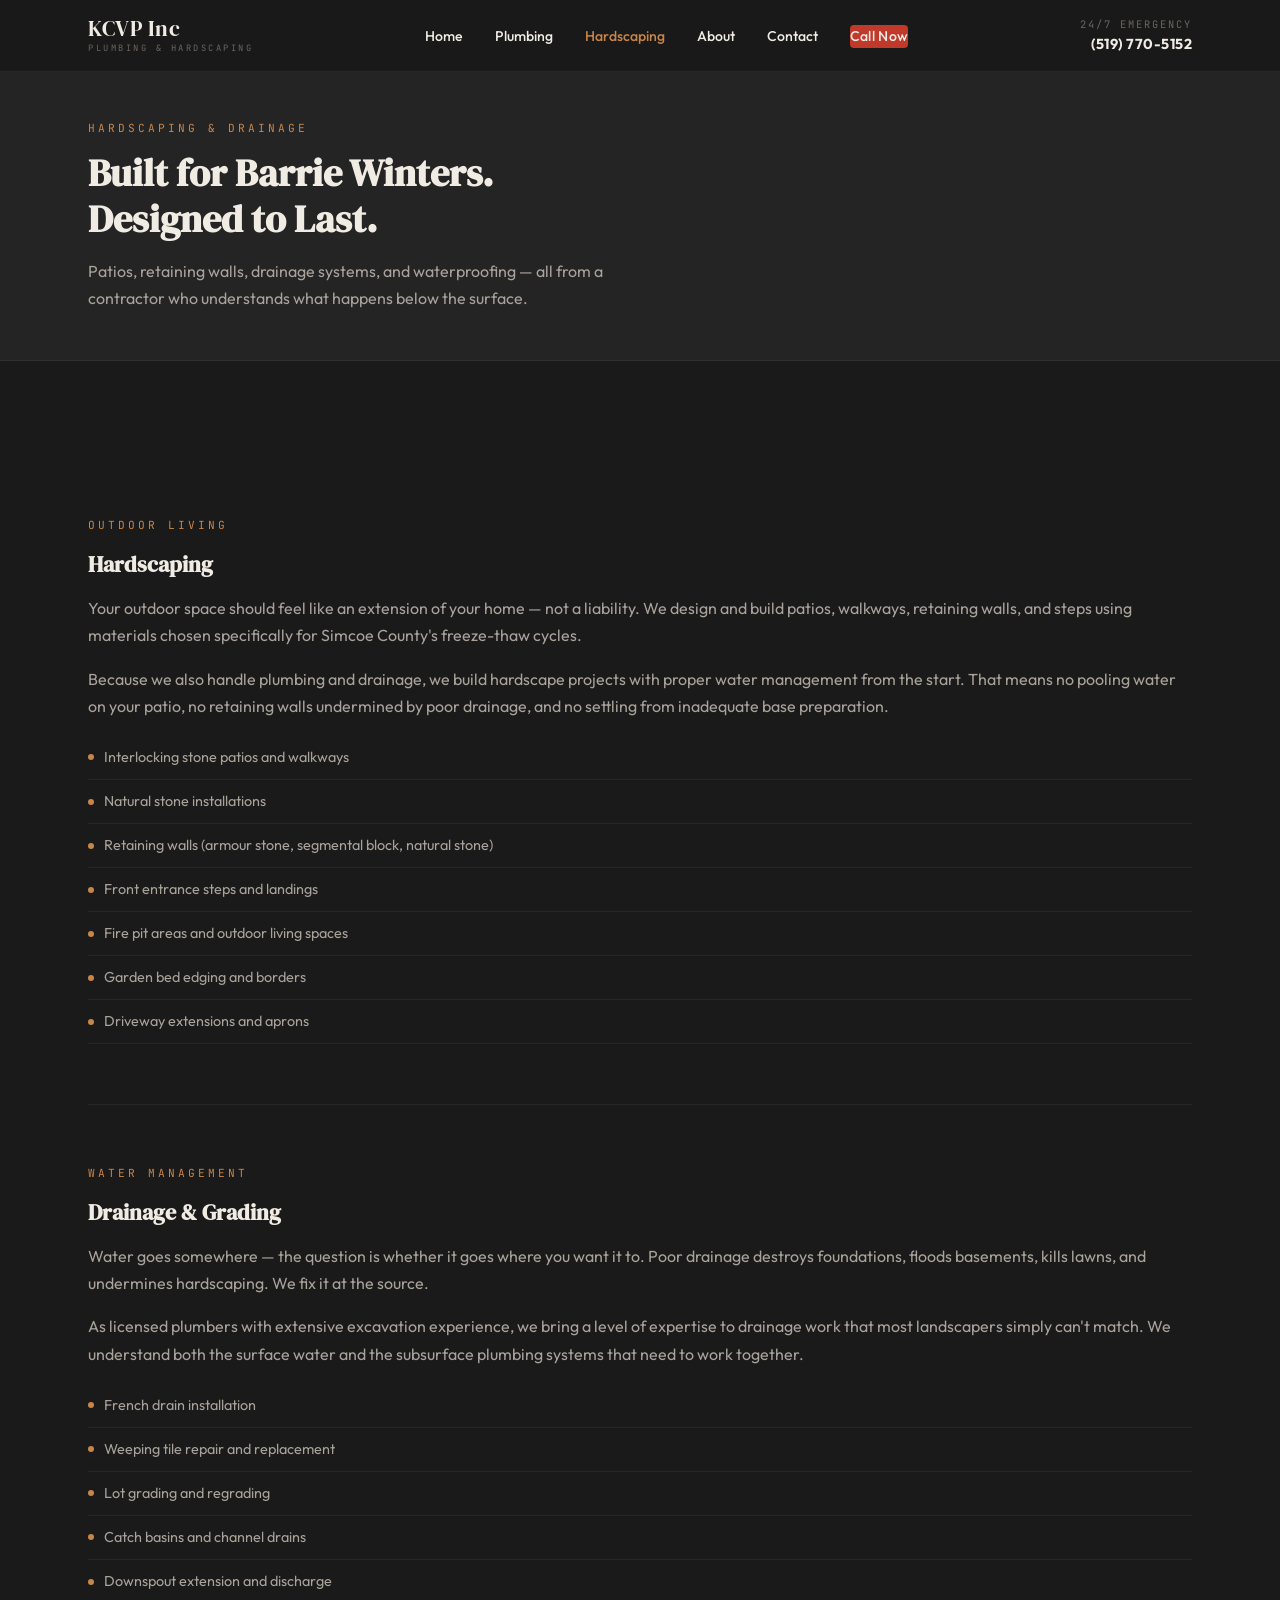
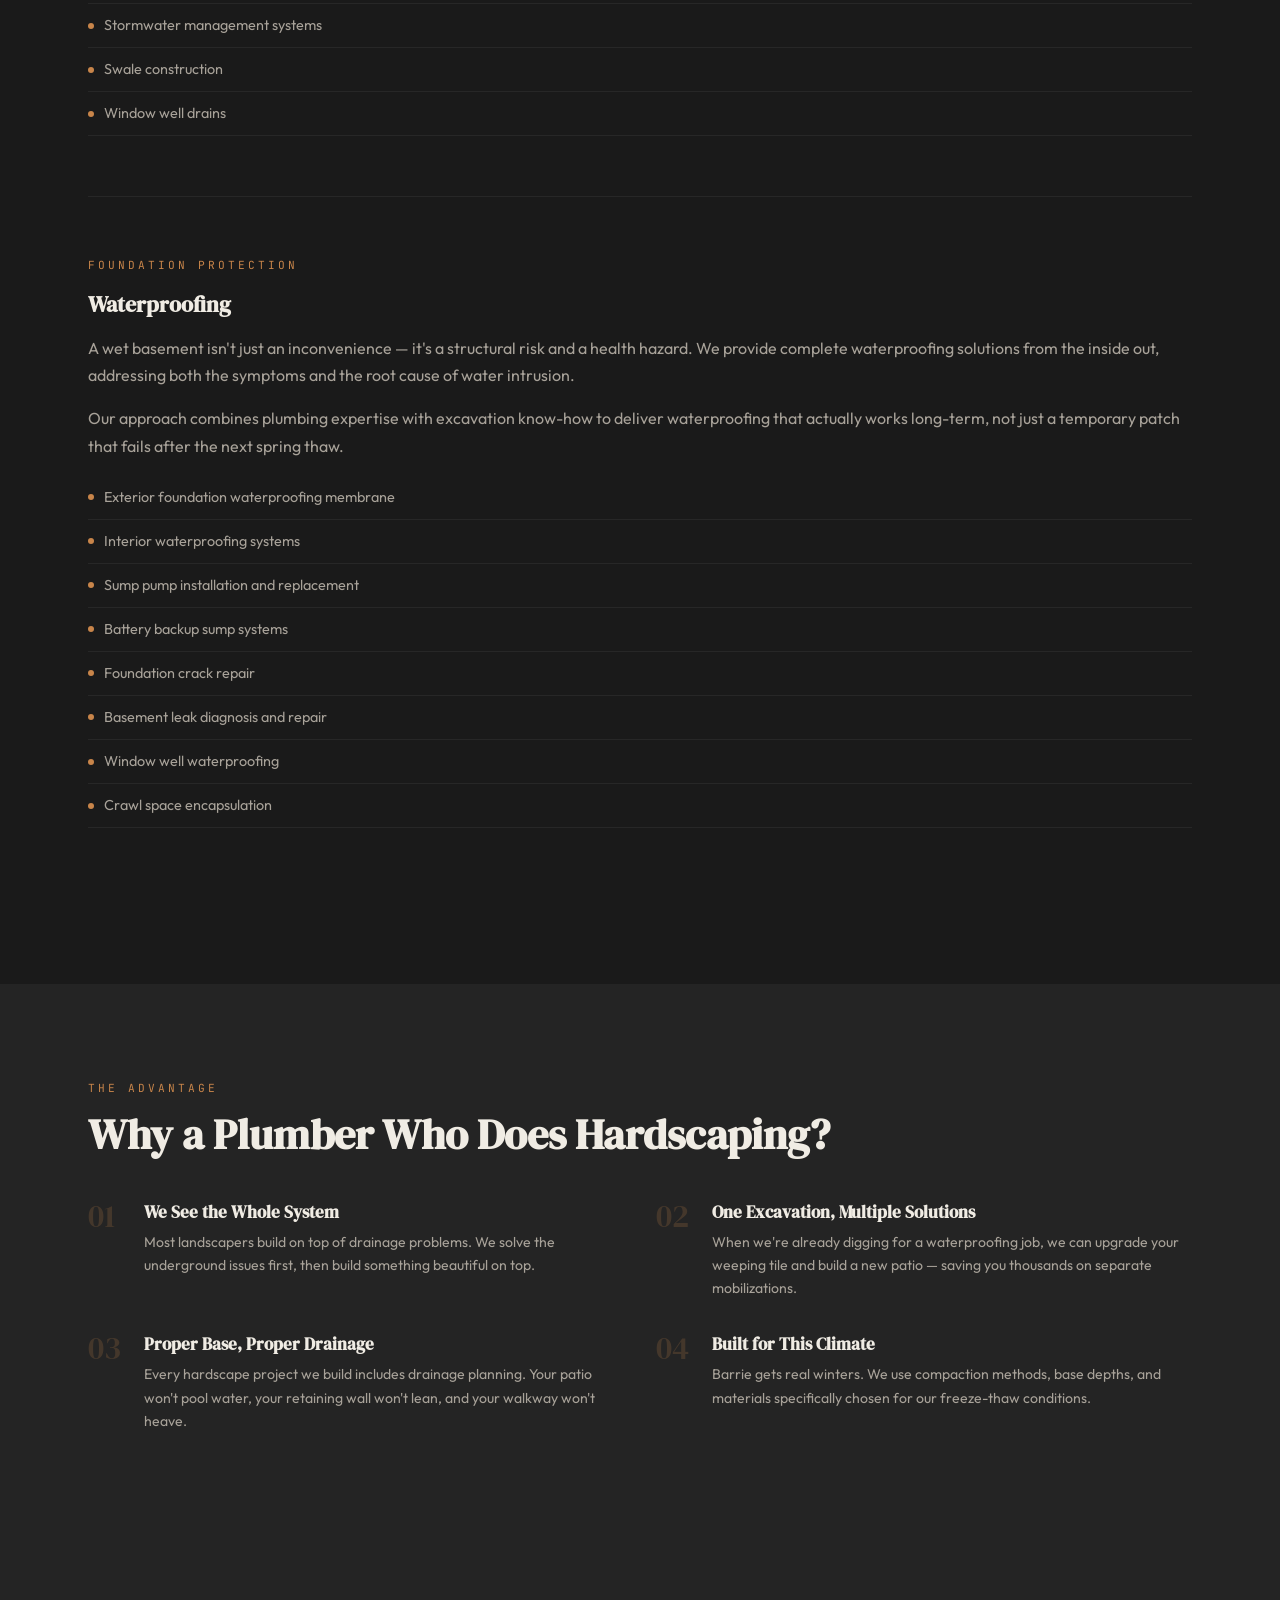
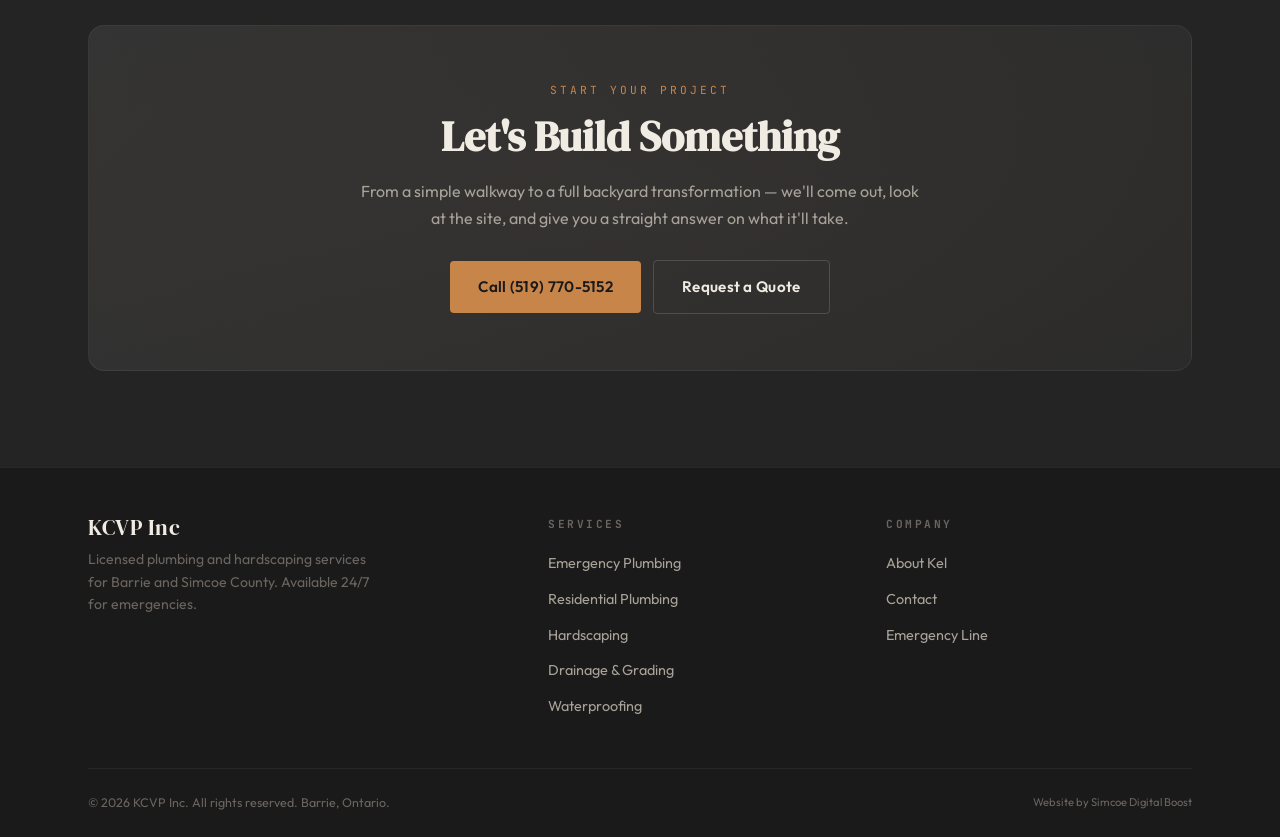
<file: hardscaping.html>
<!DOCTYPE html>
<html lang="en">
<head>
  <meta charset="UTF-8">
  <meta name="viewport" content="width=device-width, initial-scale=1.0">
  <title>Hardscaping, Drainage & Waterproofing — KCVP Inc | Barrie, Ontario</title>
  <meta name="description" content="Patios, retaining walls, drainage solutions, and foundation waterproofing in Barrie. KCVP Inc builds outdoor spaces that last through Ontario winters.">
  <link rel="preconnect" href="https://fonts.googleapis.com">
  <link rel="preconnect" href="https://fonts.gstatic.com" crossorigin>
  <link href="https://fonts.googleapis.com/css2?family=DM+Serif+Display&family=JetBrains+Mono:wght@400;500&family=Outfit:wght@300;400;500;600;700;800&display=swap" rel="stylesheet">
  <style>
/* ============================================
   KCVP Inc — Plumbing & Hardscaping
   Mobile-first CSS
   ============================================ */

/* --- Google Fonts loaded in HTML head --- */

/* --- CSS Variables --- */
:root {
  --bg-primary: #1a1a1a;
  --bg-secondary: #242424;
  --bg-card: #2a2a2a;
  --bg-elevated: #333333;
  --text-primary: #f0ece4;
  --text-secondary: #a8a299;
  --text-muted: #6b6560;
  --accent: #c8854a;
  --accent-light: #daa06d;
  --accent-dark: #a66a30;
  --accent-glow: rgba(200, 133, 74, 0.15);
  --emergency: #c0392b;
  --emergency-light: #e74c3c;
  --white: #ffffff;
  --border: rgba(255, 255, 255, 0.06);
  --shadow-sm: 0 1px 3px rgba(0,0,0,0.3);
  --shadow-md: 0 4px 16px rgba(0,0,0,0.4);
  --shadow-lg: 0 8px 32px rgba(0,0,0,0.5);
  --radius-sm: 4px;
  --radius-md: 8px;
  --radius-lg: 16px;
  --font-display: 'DM Serif Display', Georgia, serif;
  --font-body: 'Outfit', -apple-system, sans-serif;
  --font-mono: 'JetBrains Mono', monospace;
  --max-width: 1200px;
  --header-height: 72px;
}

/* --- Reset & Base --- */
*, *::before, *::after {
  box-sizing: border-box;
  margin: 0;
  padding: 0;
}

html {
  font-size: 16px;
  scroll-behavior: smooth;
  -webkit-font-smoothing: antialiased;
  -moz-osx-font-smoothing: grayscale;
}

body {
  font-family: var(--font-body);
  background: var(--bg-primary);
  color: var(--text-primary);
  line-height: 1.6;
  overflow-x: hidden;
}

img {
  max-width: 100%;
  height: auto;
  display: block;
}

a {
  color: var(--accent);
  text-decoration: none;
  transition: color 0.2s ease;
}

a:hover {
  color: var(--accent-light);
}

/* --- Utility --- */
.container {
  width: 100%;
  max-width: var(--max-width);
  margin: 0 auto;
  padding: 0 20px;
}

.section-label {
  font-family: var(--font-mono);
  font-size: 0.7rem;
  letter-spacing: 3px;
  text-transform: uppercase;
  color: var(--accent);
  margin-bottom: 12px;
  display: block;
}

.section-title {
  font-family: var(--font-display);
  font-size: 1.8rem;
  color: var(--text-primary);
  line-height: 1.2;
  margin-bottom: 16px;
}

.section-subtitle {
  color: var(--text-secondary);
  font-size: 1rem;
  max-width: 560px;
  line-height: 1.7;
}

.text-center {
  text-align: center;
}

.text-center .section-subtitle {
  margin-left: auto;
  margin-right: auto;
}

/* --- Buttons --- */
.btn {
  display: inline-flex;
  align-items: center;
  gap: 8px;
  padding: 14px 28px;
  border-radius: var(--radius-sm);
  font-family: var(--font-body);
  font-weight: 600;
  font-size: 0.95rem;
  border: none;
  cursor: pointer;
  transition: all 0.25s ease;
  text-decoration: none;
  letter-spacing: 0.3px;
}

.btn-primary {
  background: var(--accent);
  color: var(--bg-primary);
}

.btn-primary:hover {
  background: var(--accent-light);
  color: var(--bg-primary);
  transform: translateY(-1px);
  box-shadow: 0 4px 20px rgba(200, 133, 74, 0.3);
}

.btn-emergency {
  background: var(--emergency);
  color: var(--white);
  animation: pulse-emergency 2.5s infinite;
}

.btn-emergency:hover {
  background: var(--emergency-light);
  color: var(--white);
  transform: translateY(-1px);
  box-shadow: 0 4px 20px rgba(192, 57, 43, 0.4);
}

@keyframes pulse-emergency {
  0%, 100% { box-shadow: 0 0 0 0 rgba(192, 57, 43, 0.4); }
  50% { box-shadow: 0 0 0 8px rgba(192, 57, 43, 0); }
}

.btn-outline {
  background: transparent;
  color: var(--text-primary);
  border: 1px solid rgba(255,255,255,0.15);
}

.btn-outline:hover {
  border-color: var(--accent);
  color: var(--accent);
}

/* ============================================
   HEADER
   ============================================ */
.site-header {
  position: fixed;
  top: 0;
  left: 0;
  right: 0;
  z-index: 1000;
  background: rgba(26, 26, 26, 0.92);
  backdrop-filter: blur(16px);
  -webkit-backdrop-filter: blur(16px);
  border-bottom: 1px solid var(--border);
  height: var(--header-height);
}

.header-inner {
  display: flex;
  align-items: center;
  justify-content: space-between;
  height: var(--header-height);
}

.logo {
  display: flex;
  flex-direction: column;
  gap: 0;
}

.logo-name {
  font-family: var(--font-display);
  font-size: 1.35rem;
  color: var(--text-primary);
  line-height: 1.1;
  letter-spacing: 0.5px;
}

.logo-tagline {
  font-family: var(--font-mono);
  font-size: 0.55rem;
  color: var(--text-muted);
  letter-spacing: 2.5px;
  text-transform: uppercase;
}

.header-phone {
  display: none;
}

.header-phone a {
  font-family: var(--font-body);
  font-weight: 700;
  font-size: 0.9rem;
  color: var(--text-primary);
  letter-spacing: 0.5px;
}

.header-phone .phone-label {
  font-size: 0.65rem;
  color: var(--text-muted);
  letter-spacing: 2px;
  text-transform: uppercase;
  font-family: var(--font-mono);
}

/* Mobile nav toggle */
.nav-toggle {
  display: flex;
  flex-direction: column;
  gap: 5px;
  background: none;
  border: none;
  cursor: pointer;
  padding: 8px;
}

.nav-toggle span {
  display: block;
  width: 24px;
  height: 2px;
  background: var(--text-primary);
  transition: all 0.3s ease;
}

.nav-toggle.active span:nth-child(1) {
  transform: rotate(45deg) translate(5px, 5px);
}
.nav-toggle.active span:nth-child(2) {
  opacity: 0;
}
.nav-toggle.active span:nth-child(3) {
  transform: rotate(-45deg) translate(5px, -5px);
}

/* Mobile Nav */
.main-nav {
  position: fixed;
  top: var(--header-height);
  left: 0;
  right: 0;
  bottom: 0;
  background-color: #1a1a1a;
  background-image: none;
  opacity: 1;
  display: flex;
  flex-direction: column;
  padding: 32px 20px;
  transform: translateX(100%);
  transition: transform 0.35s ease;
  z-index: 999;
  -webkit-backface-visibility: hidden;
  backface-visibility: hidden;
}

.main-nav.open {
  transform: translateX(0);
}

.main-nav a {
  font-size: 1.2rem;
  color: var(--text-primary);
  padding: 16px 0;
  border-bottom: 1px solid rgba(255, 255, 255, 0.1);
  font-weight: 500;
}

.main-nav a:hover,
.main-nav a.active {
  color: var(--accent);
}

.nav-cta {
  margin-top: 24px;
}

/* ============================================
   HERO
   ============================================ */
.hero {
  padding: 120px 0 60px;
  position: relative;
  overflow: hidden;
  min-height: 85vh;
  display: flex;
  align-items: center;
}

.hero::before {
  content: '';
  position: absolute;
  top: 0;
  left: 0;
  right: 0;
  bottom: 0;
  background: 
    radial-gradient(ellipse at 20% 50%, rgba(200, 133, 74, 0.06) 0%, transparent 60%),
    radial-gradient(ellipse at 80% 20%, rgba(200, 133, 74, 0.03) 0%, transparent 50%);
  pointer-events: none;
}

.hero-content {
  position: relative;
  z-index: 2;
}

.hero-emergency-badge {
  display: inline-flex;
  align-items: center;
  gap: 8px;
  background: rgba(192, 57, 43, 0.12);
  border: 1px solid rgba(192, 57, 43, 0.3);
  border-radius: 100px;
  padding: 8px 18px;
  margin-bottom: 28px;
  font-size: 0.8rem;
  font-weight: 600;
  color: var(--emergency-light);
  letter-spacing: 0.5px;
}

.hero-emergency-badge .pulse-dot {
  width: 8px;
  height: 8px;
  background: var(--emergency);
  border-radius: 50%;
  animation: pulse-dot 1.5s infinite;
}

@keyframes pulse-dot {
  0%, 100% { opacity: 1; transform: scale(1); }
  50% { opacity: 0.5; transform: scale(1.4); }
}

.hero-title {
  font-family: var(--font-display);
  font-size: 2.4rem;
  line-height: 1.12;
  color: var(--text-primary);
  margin-bottom: 20px;
}

.hero-title .accent {
  color: var(--accent);
}

.hero-description {
  color: var(--text-secondary);
  font-size: 1.05rem;
  line-height: 1.7;
  max-width: 520px;
  margin-bottom: 32px;
}

.hero-buttons {
  display: flex;
  flex-direction: column;
  gap: 12px;
}

.hero-stats {
  display: grid;
  grid-template-columns: repeat(3, 1fr);
  gap: 1px;
  background: var(--border);
  margin-top: 48px;
  border-radius: var(--radius-md);
  overflow: hidden;
}

.hero-stat {
  background: var(--bg-secondary);
  padding: 20px 16px;
  text-align: center;
}

.hero-stat .stat-number {
  font-family: var(--font-display);
  font-size: 1.6rem;
  color: var(--accent);
  line-height: 1;
  margin-bottom: 4px;
}

.hero-stat .stat-label {
  font-size: 0.7rem;
  color: var(--text-muted);
  text-transform: uppercase;
  letter-spacing: 1.5px;
  font-family: var(--font-mono);
}

/* ============================================
   EMERGENCY BANNER
   ============================================ */
.emergency-banner {
  background: linear-gradient(135deg, var(--emergency) 0%, #962d22 100%);
  padding: 24px 0;
  text-align: center;
}

.emergency-banner-inner {
  display: flex;
  flex-direction: column;
  align-items: center;
  gap: 12px;
}

.emergency-banner h3 {
  font-family: var(--font-display);
  font-size: 1.2rem;
  color: var(--white);
}

.emergency-banner p {
  color: rgba(255,255,255,0.8);
  font-size: 0.9rem;
}

.emergency-banner .phone-number {
  font-family: var(--font-body);
  font-weight: 800;
  font-size: 1.4rem;
  color: var(--white);
  letter-spacing: 1px;
}

/* ============================================
   SERVICES OVERVIEW
   ============================================ */
.services-section {
  padding: 72px 0;
}

.services-grid {
  display: grid;
  grid-template-columns: 1fr;
  gap: 16px;
  margin-top: 40px;
}

.service-card {
  background: var(--bg-card);
  border: 1px solid var(--border);
  border-radius: var(--radius-md);
  padding: 28px 24px;
  transition: all 0.3s ease;
  position: relative;
  overflow: hidden;
}

.service-card::before {
  content: '';
  position: absolute;
  top: 0;
  left: 0;
  right: 0;
  height: 3px;
  background: var(--accent);
  transform: scaleX(0);
  transform-origin: left;
  transition: transform 0.35s ease;
}

.service-card:hover::before {
  transform: scaleX(1);
}

.service-card:hover {
  border-color: rgba(200, 133, 74, 0.2);
  transform: translateY(-2px);
  box-shadow: var(--shadow-md);
}

.service-card-icon {
  width: 48px;
  height: 48px;
  border-radius: var(--radius-sm);
  background: var(--accent-glow);
  display: flex;
  align-items: center;
  justify-content: center;
  margin-bottom: 16px;
  font-size: 1.3rem;
}

.service-card h3 {
  font-family: var(--font-display);
  font-size: 1.15rem;
  color: var(--text-primary);
  margin-bottom: 8px;
}

.service-card p {
  color: var(--text-secondary);
  font-size: 0.9rem;
  line-height: 1.65;
}

.service-card .card-link {
  display: inline-flex;
  align-items: center;
  gap: 6px;
  margin-top: 16px;
  font-size: 0.85rem;
  font-weight: 600;
  color: var(--accent);
}

.service-card .card-link::after {
  content: '\2192';
  transition: transform 0.2s ease;
}

.service-card:hover .card-link::after {
  transform: translateX(4px);
}

/* ============================================
   WHY CHOOSE US
   ============================================ */
.why-section {
  padding: 72px 0;
  background: var(--bg-secondary);
}

.why-grid {
  display: grid;
  grid-template-columns: 1fr;
  gap: 24px;
  margin-top: 40px;
}

.why-item {
  display: flex;
  gap: 16px;
  align-items: flex-start;
}

.why-number {
  font-family: var(--font-display);
  font-size: 2rem;
  color: rgba(200, 133, 74, 0.2);
  line-height: 1;
  flex-shrink: 0;
  width: 40px;
}

.why-item h4 {
  font-family: var(--font-display);
  font-size: 1.05rem;
  color: var(--text-primary);
  margin-bottom: 4px;
}

.why-item p {
  color: var(--text-secondary);
  font-size: 0.88rem;
  line-height: 1.65;
}

/* ============================================
   SERVICE AREA
   ============================================ */
.area-section {
  padding: 72px 0;
}

.area-tags {
  display: flex;
  flex-wrap: wrap;
  gap: 8px;
  margin-top: 32px;
}

.area-tag {
  background: var(--bg-card);
  border: 1px solid var(--border);
  padding: 8px 16px;
  border-radius: 100px;
  font-size: 0.85rem;
  color: var(--text-secondary);
  transition: all 0.2s ease;
}

.area-tag:hover {
  border-color: var(--accent);
  color: var(--accent);
}

.area-tag.primary {
  background: var(--accent-glow);
  border-color: rgba(200, 133, 74, 0.3);
  color: var(--accent);
  font-weight: 600;
}

/* ============================================
   CTA SECTION
   ============================================ */
.cta-section {
  padding: 72px 0;
  background: var(--bg-secondary);
}

.cta-box {
  background: linear-gradient(135deg, var(--bg-elevated) 0%, var(--bg-card) 100%);
  border: 1px solid var(--border);
  border-radius: var(--radius-lg);
  padding: 40px 24px;
  text-align: center;
  position: relative;
  overflow: hidden;
}

.cta-box::before {
  content: '';
  position: absolute;
  top: -50%;
  left: -50%;
  width: 200%;
  height: 200%;
  background: radial-gradient(ellipse at center, rgba(200, 133, 74, 0.04) 0%, transparent 60%);
  pointer-events: none;
}

.cta-box .section-title {
  position: relative;
}

.cta-box .section-subtitle {
  margin: 0 auto 28px;
  position: relative;
}

.cta-buttons {
  display: flex;
  flex-direction: column;
  gap: 12px;
  align-items: center;
  position: relative;
}

/* ============================================
   FOOTER
   ============================================ */
.site-footer {
  padding: 48px 0 24px;
  border-top: 1px solid var(--border);
}

.footer-top {
  display: grid;
  grid-template-columns: 1fr;
  gap: 32px;
  margin-bottom: 40px;
}

.footer-brand .logo-name {
  margin-bottom: 8px;
}

.footer-brand p {
  color: var(--text-muted);
  font-size: 0.88rem;
  line-height: 1.6;
  max-width: 300px;
}

.footer-col h4 {
  font-family: var(--font-mono);
  font-size: 0.7rem;
  letter-spacing: 2.5px;
  text-transform: uppercase;
  color: var(--text-muted);
  margin-bottom: 16px;
}

.footer-col ul {
  list-style: none;
}

.footer-col li {
  margin-bottom: 10px;
}

.footer-col a {
  color: var(--text-secondary);
  font-size: 0.9rem;
  transition: color 0.2s ease;
}

.footer-col a:hover {
  color: var(--accent);
}

.footer-bottom {
  border-top: 1px solid var(--border);
  padding-top: 24px;
  display: flex;
  flex-direction: column;
  gap: 12px;
  align-items: center;
  text-align: center;
}

.footer-bottom p {
  font-size: 0.78rem;
  color: var(--text-muted);
}

.footer-bottom .credit {
  font-size: 0.7rem;
  color: var(--text-muted);
}

.footer-bottom .credit a {
  color: var(--text-muted);
}

.footer-bottom .credit a:hover {
  color: var(--accent);
}

/* ============================================
   PAGE-LEVEL STYLES
   ============================================ */

/* --- Services Pages Hero --- */
.page-hero {
  padding: 120px 0 48px;
  background: var(--bg-secondary);
  border-bottom: 1px solid var(--border);
}

.page-hero .section-title {
  font-size: 2rem;
}

/* --- Service Detail Blocks --- */
.service-detail {
  padding: 60px 0;
  border-bottom: 1px solid var(--border);
}

.service-detail:last-child {
  border-bottom: none;
}

.service-detail h3 {
  font-family: var(--font-display);
  font-size: 1.4rem;
  margin-bottom: 12px;
}

.service-detail p {
  color: var(--text-secondary);
  line-height: 1.7;
  margin-bottom: 16px;
}

.service-list {
  list-style: none;
  margin-top: 16px;
}

.service-list li {
  padding: 10px 0;
  border-bottom: 1px solid var(--border);
  color: var(--text-secondary);
  font-size: 0.9rem;
  display: flex;
  align-items: center;
  gap: 10px;
}

.service-list li::before {
  content: '';
  width: 6px;
  height: 6px;
  background: var(--accent);
  border-radius: 50%;
  flex-shrink: 0;
}

/* --- Contact Form --- */
.contact-section {
  padding: 72px 0;
}

.contact-grid {
  display: grid;
  grid-template-columns: 1fr;
  gap: 40px;
  margin-top: 40px;
}

.contact-form {
  display: flex;
  flex-direction: column;
  gap: 16px;
}

.form-group label {
  display: block;
  font-size: 0.8rem;
  font-weight: 600;
  color: var(--text-secondary);
  margin-bottom: 6px;
  letter-spacing: 0.5px;
}

.form-group input,
.form-group textarea,
.form-group select {
  width: 100%;
  padding: 12px 16px;
  background: var(--bg-card);
  border: 1px solid var(--border);
  border-radius: var(--radius-sm);
  color: var(--text-primary);
  font-family: var(--font-body);
  font-size: 0.95rem;
  transition: border-color 0.2s ease;
}

.form-group input:focus,
.form-group textarea:focus,
.form-group select:focus {
  outline: none;
  border-color: var(--accent);
}

.form-group textarea {
  min-height: 120px;
  resize: vertical;
}

.contact-info-block {
  background: var(--bg-card);
  border: 1px solid var(--border);
  border-radius: var(--radius-md);
  padding: 24px;
}

.contact-info-block h4 {
  font-family: var(--font-display);
  font-size: 1.1rem;
  margin-bottom: 16px;
}

.contact-info-item {
  display: flex;
  gap: 12px;
  align-items: flex-start;
  padding: 12px 0;
  border-bottom: 1px solid var(--border);
}

.contact-info-item:last-child {
  border-bottom: none;
}

.contact-info-item .info-label {
  font-family: var(--font-mono);
  font-size: 0.65rem;
  color: var(--text-muted);
  text-transform: uppercase;
  letter-spacing: 1.5px;
}

.contact-info-item .info-value {
  color: var(--text-primary);
  font-size: 0.95rem;
  font-weight: 500;
}

/* --- About Page --- */
.about-section {
  padding: 60px 0;
}

.about-content p {
  color: var(--text-secondary);
  line-height: 1.8;
  margin-bottom: 16px;
  max-width: 680px;
}

.about-values {
  display: grid;
  grid-template-columns: 1fr;
  gap: 16px;
  margin-top: 32px;
}

.about-value {
  background: var(--bg-card);
  border: 1px solid var(--border);
  border-radius: var(--radius-md);
  padding: 24px;
}

.about-value h4 {
  font-family: var(--font-display);
  font-size: 1.05rem;
  margin-bottom: 6px;
}

.about-value p {
  color: var(--text-secondary);
  font-size: 0.88rem;
  line-height: 1.6;
}

/* ============================================
   TABLET — 600px+
   ============================================ */
@media (min-width: 600px) {
  .container {
    padding: 0 32px;
  }

  .section-title {
    font-size: 2.2rem;
  }

  .hero-title {
    font-size: 3rem;
  }

  .hero-buttons {
    flex-direction: row;
  }

  .services-grid {
    grid-template-columns: repeat(2, 1fr);
  }

  .why-grid {
    grid-template-columns: repeat(2, 1fr);
  }

  .cta-box {
    padding: 56px 40px;
  }

  .cta-buttons {
    flex-direction: row;
    justify-content: center;
  }

  .footer-top {
    grid-template-columns: 1.4fr 1fr 1fr;
  }

  .footer-bottom {
    flex-direction: row;
    justify-content: space-between;
  }

  .contact-grid {
    grid-template-columns: 1.2fr 1fr;
  }

  .about-values {
    grid-template-columns: repeat(2, 1fr);
  }

  .page-hero .section-title {
    font-size: 2.4rem;
  }
}

/* ============================================
   DESKTOP — 900px+
   ============================================ */
@media (min-width: 900px) {
  .container {
    padding: 0 48px;
  }

  .section-title {
    font-size: 2.6rem;
  }

  .hero {
    padding: 140px 0 80px;
  }

  .hero-title {
    font-size: 3.6rem;
  }

  .hero-description {
    font-size: 1.1rem;
  }

  .services-section,
  .why-section,
  .area-section,
  .cta-section {
    padding: 96px 0;
  }

  .services-grid {
    grid-template-columns: repeat(3, 1fr);
    gap: 20px;
  }

  .why-grid {
    grid-template-columns: repeat(2, 1fr);
    gap: 32px;
  }

  .nav-toggle {
    display: none;
  }

  .main-nav {
    position: static;
    display: flex;
    flex-direction: row;
    transform: none;
    padding: 0;
    background: transparent;
    align-items: center;
    gap: 32px;
  }

  .main-nav a {
    font-size: 0.88rem;
    padding: 0;
    border-bottom: none;
    color: var(--text-primary);
  }

  .header-phone {
    display: flex;
    flex-direction: column;
    align-items: flex-end;
    gap: 0;
  }

  .nav-cta {
    margin-top: 0;
  }

  .hero-stat .stat-number {
    font-size: 2rem;
  }

  .emergency-banner-inner {
    flex-direction: row;
    justify-content: center;
    gap: 24px;
  }

  .about-values {
    grid-template-columns: repeat(3, 1fr);
  }
}

/* ============================================
   WIDE DESKTOP — 1100px+
   ============================================ */
@media (min-width: 1100px) {
  .hero-title {
    font-size: 4rem;
  }

  .services-grid {
    gap: 24px;
  }
}

/* ============================================
   ANIMATIONS
   ============================================ */
.fade-in {
  opacity: 0;
  transform: translateY(20px);
  transition: opacity 0.6s ease, transform 0.6s ease;
}

.fade-in.visible {
  opacity: 1;
  transform: translateY(0);
}

.fade-in-delay-1 { transition-delay: 0.1s; }
.fade-in-delay-2 { transition-delay: 0.2s; }
.fade-in-delay-3 { transition-delay: 0.3s; }
.fade-in-delay-4 { transition-delay: 0.4s; }
.fade-in-delay-5 { transition-delay: 0.5s; }

</style>
</head>
<body>

  <!-- ========== HEADER ========== -->
  <header class="site-header">
    <div class="container header-inner">
      <a href="index.html" class="logo">
        <span class="logo-name">KCVP Inc</span>
        <span class="logo-tagline">Plumbing &amp; Hardscaping</span>
      </a>

      <nav class="main-nav">
        <a href="index.html">Home</a>
        <a href="plumbing.html">Plumbing</a>
        <a href="hardscaping.html" class="active">Hardscaping</a>
        <a href="about.html">About</a>
        <a href="contact.html">Contact</a>
        <div class="nav-cta">
          <a href="tel:+15197705152" class="btn btn-emergency">Call Now</a>
        </div>
      </nav>

      <div class="header-phone">
        <span class="phone-label">24/7 Emergency</span>
        <a href="tel:+15197705152">(519) 770-5152</a>
      </div>

      <button class="nav-toggle" aria-label="Toggle navigation">
        <span></span>
        <span></span>
        <span></span>
      </button>
    </div>
  </header>

  <!-- ========== PAGE HERO ========== -->
  <section class="page-hero">
    <div class="container">
      <span class="section-label fade-in">Hardscaping &amp; Drainage</span>
      <h1 class="section-title fade-in">Built for Barrie Winters. <br>Designed to Last.</h1>
      <p class="section-subtitle fade-in">Patios, retaining walls, drainage systems, and waterproofing — all from a contractor who understands what happens below the surface.</p>
    </div>
  </section>

  <!-- ========== SERVICES ========== -->
  <section class="services-section">
    <div class="container">

      <div class="service-detail fade-in">
        <span class="section-label">Outdoor Living</span>
        <h3>Hardscaping</h3>
        <p>Your outdoor space should feel like an extension of your home — not a liability. We design and build patios, walkways, retaining walls, and steps using materials chosen specifically for Simcoe County's freeze-thaw cycles.</p>
        <p>Because we also handle plumbing and drainage, we build hardscape projects with proper water management from the start. That means no pooling water on your patio, no retaining walls undermined by poor drainage, and no settling from inadequate base preparation.</p>

        <ul class="service-list">
          <li>Interlocking stone patios and walkways</li>
          <li>Natural stone installations</li>
          <li>Retaining walls (armour stone, segmental block, natural stone)</li>
          <li>Front entrance steps and landings</li>
          <li>Fire pit areas and outdoor living spaces</li>
          <li>Garden bed edging and borders</li>
          <li>Driveway extensions and aprons</li>
        </ul>
      </div>

      <div class="service-detail fade-in">
        <span class="section-label">Water Management</span>
        <h3>Drainage &amp; Grading</h3>
        <p>Water goes somewhere — the question is whether it goes where you want it to. Poor drainage destroys foundations, floods basements, kills lawns, and undermines hardscaping. We fix it at the source.</p>
        <p>As licensed plumbers with extensive excavation experience, we bring a level of expertise to drainage work that most landscapers simply can't match. We understand both the surface water and the subsurface plumbing systems that need to work together.</p>

        <ul class="service-list">
          <li>French drain installation</li>
          <li>Weeping tile repair and replacement</li>
          <li>Lot grading and regrading</li>
          <li>Catch basins and channel drains</li>
          <li>Downspout extension and discharge</li>
          <li>Stormwater management systems</li>
          <li>Swale construction</li>
          <li>Window well drains</li>
        </ul>
      </div>

      <div class="service-detail fade-in">
        <span class="section-label">Foundation Protection</span>
        <h3>Waterproofing</h3>
        <p>A wet basement isn't just an inconvenience — it's a structural risk and a health hazard. We provide complete waterproofing solutions from the inside out, addressing both the symptoms and the root cause of water intrusion.</p>
        <p>Our approach combines plumbing expertise with excavation know-how to deliver waterproofing that actually works long-term, not just a temporary patch that fails after the next spring thaw.</p>

        <ul class="service-list">
          <li>Exterior foundation waterproofing membrane</li>
          <li>Interior waterproofing systems</li>
          <li>Sump pump installation and replacement</li>
          <li>Battery backup sump systems</li>
          <li>Foundation crack repair</li>
          <li>Basement leak diagnosis and repair</li>
          <li>Window well waterproofing</li>
          <li>Crawl space encapsulation</li>
        </ul>
      </div>

    </div>
  </section>

  <!-- ========== WHY BOTH ========== -->
  <section class="why-section">
    <div class="container">
      <span class="section-label fade-in">The Advantage</span>
      <h2 class="section-title fade-in">Why a Plumber Who Does Hardscaping?</h2>

      <div class="why-grid">
        <div class="why-item fade-in fade-in-delay-1">
          <div class="why-number">01</div>
          <div>
            <h4>We See the Whole System</h4>
            <p>Most landscapers build on top of drainage problems. We solve the underground issues first, then build something beautiful on top.</p>
          </div>
        </div>
        <div class="why-item fade-in fade-in-delay-2">
          <div class="why-number">02</div>
          <div>
            <h4>One Excavation, Multiple Solutions</h4>
            <p>When we're already digging for a waterproofing job, we can upgrade your weeping tile and build a new patio — saving you thousands on separate mobilizations.</p>
          </div>
        </div>
        <div class="why-item fade-in fade-in-delay-3">
          <div class="why-number">03</div>
          <div>
            <h4>Proper Base, Proper Drainage</h4>
            <p>Every hardscape project we build includes drainage planning. Your patio won't pool water, your retaining wall won't lean, and your walkway won't heave.</p>
          </div>
        </div>
        <div class="why-item fade-in fade-in-delay-4">
          <div class="why-number">04</div>
          <div>
            <h4>Built for This Climate</h4>
            <p>Barrie gets real winters. We use compaction methods, base depths, and materials specifically chosen for our freeze-thaw conditions.</p>
          </div>
        </div>
      </div>
    </div>
  </section>

  <!-- ========== CTA ========== -->
  <section class="cta-section">
    <div class="container">
      <div class="cta-box">
        <span class="section-label">Start Your Project</span>
        <h2 class="section-title">Let's Build Something</h2>
        <p class="section-subtitle">From a simple walkway to a full backyard transformation — we'll come out, look at the site, and give you a straight answer on what it'll take.</p>
        <div class="cta-buttons">
          <a href="tel:+15197705152" class="btn btn-primary">Call (519) 770-5152</a>
          <a href="contact.html" class="btn btn-outline">Request a Quote</a>
        </div>
      </div>
    </div>
  </section>

  <!-- ========== FOOTER ========== -->
  <footer class="site-footer">
    <div class="container">
      <div class="footer-top">
        <div class="footer-brand">
          <div class="logo-name">KCVP Inc</div>
          <p>Licensed plumbing and hardscaping services for Barrie and Simcoe County. Available 24/7 for emergencies.</p>
        </div>
        <div class="footer-col">
          <h4>Services</h4>
          <ul>
            <li><a href="plumbing.html">Emergency Plumbing</a></li>
            <li><a href="plumbing.html">Residential Plumbing</a></li>
            <li><a href="hardscaping.html">Hardscaping</a></li>
            <li><a href="hardscaping.html">Drainage & Grading</a></li>
            <li><a href="hardscaping.html">Waterproofing</a></li>
          </ul>
        </div>
        <div class="footer-col">
          <h4>Company</h4>
          <ul>
            <li><a href="about.html">About Kel</a></li>
            <li><a href="contact.html">Contact</a></li>
            <li><a href="tel:+15197705152">Emergency Line</a></li>
          </ul>
        </div>
      </div>
      <div class="footer-bottom">
        <p>&copy; 2026 KCVP Inc. All rights reserved. Barrie, Ontario.</p>
        <p class="credit">Website by <a href="https://simcoedigitalboost.com" target="_blank" rel="noopener">Simcoe Digital Boost</a></p>
      </div>
    </div>
  </footer>

  <script>
/* ============================================
   KCVP Inc — Main JavaScript
   ============================================ */

document.addEventListener('DOMContentLoaded', () => {

  // --- Mobile Nav Toggle ---
  const navToggle = document.querySelector('.nav-toggle');
  const mainNav = document.querySelector('.main-nav');

  if (navToggle && mainNav) {
    navToggle.addEventListener('click', () => {
      navToggle.classList.toggle('active');
      mainNav.classList.toggle('open');
      document.body.style.overflow = mainNav.classList.contains('open') ? 'hidden' : '';
    });

    // Close nav on link click
    mainNav.querySelectorAll('a').forEach(link => {
      link.addEventListener('click', () => {
        navToggle.classList.remove('active');
        mainNav.classList.remove('open');
        document.body.style.overflow = '';
      });
    });
  }

  // --- Scroll Fade-In ---
  const fadeEls = document.querySelectorAll('.fade-in');

  if ('IntersectionObserver' in window) {
    const observer = new IntersectionObserver((entries) => {
      entries.forEach(entry => {
        if (entry.isIntersecting) {
          entry.target.classList.add('visible');
          observer.unobserve(entry.target);
        }
      });
    }, {
      threshold: 0.1,
      rootMargin: '0px 0px -40px 0px'
    });

    fadeEls.forEach(el => observer.observe(el));
  } else {
    fadeEls.forEach(el => el.classList.add('visible'));
  }

  // --- Header scroll effect ---
  const header = document.querySelector('.site-header');
  let lastScroll = 0;

  window.addEventListener('scroll', () => {
    const currentScroll = window.pageYOffset;
    if (currentScroll > 60) {
      header.style.boxShadow = '0 2px 20px rgba(0,0,0,0.3)';
    } else {
      header.style.boxShadow = 'none';
    }
    lastScroll = currentScroll;
  }, { passive: true });

  // --- Active nav link ---
  const currentPage = window.location.pathname.split('/').pop() || 'index.html';
  document.querySelectorAll('.main-nav a').forEach(link => {
    const href = link.getAttribute('href').split('/').pop();
    if (href === currentPage) {
      link.classList.add('active');
    }
  });

});

</script>
</body>
</html>
</file>
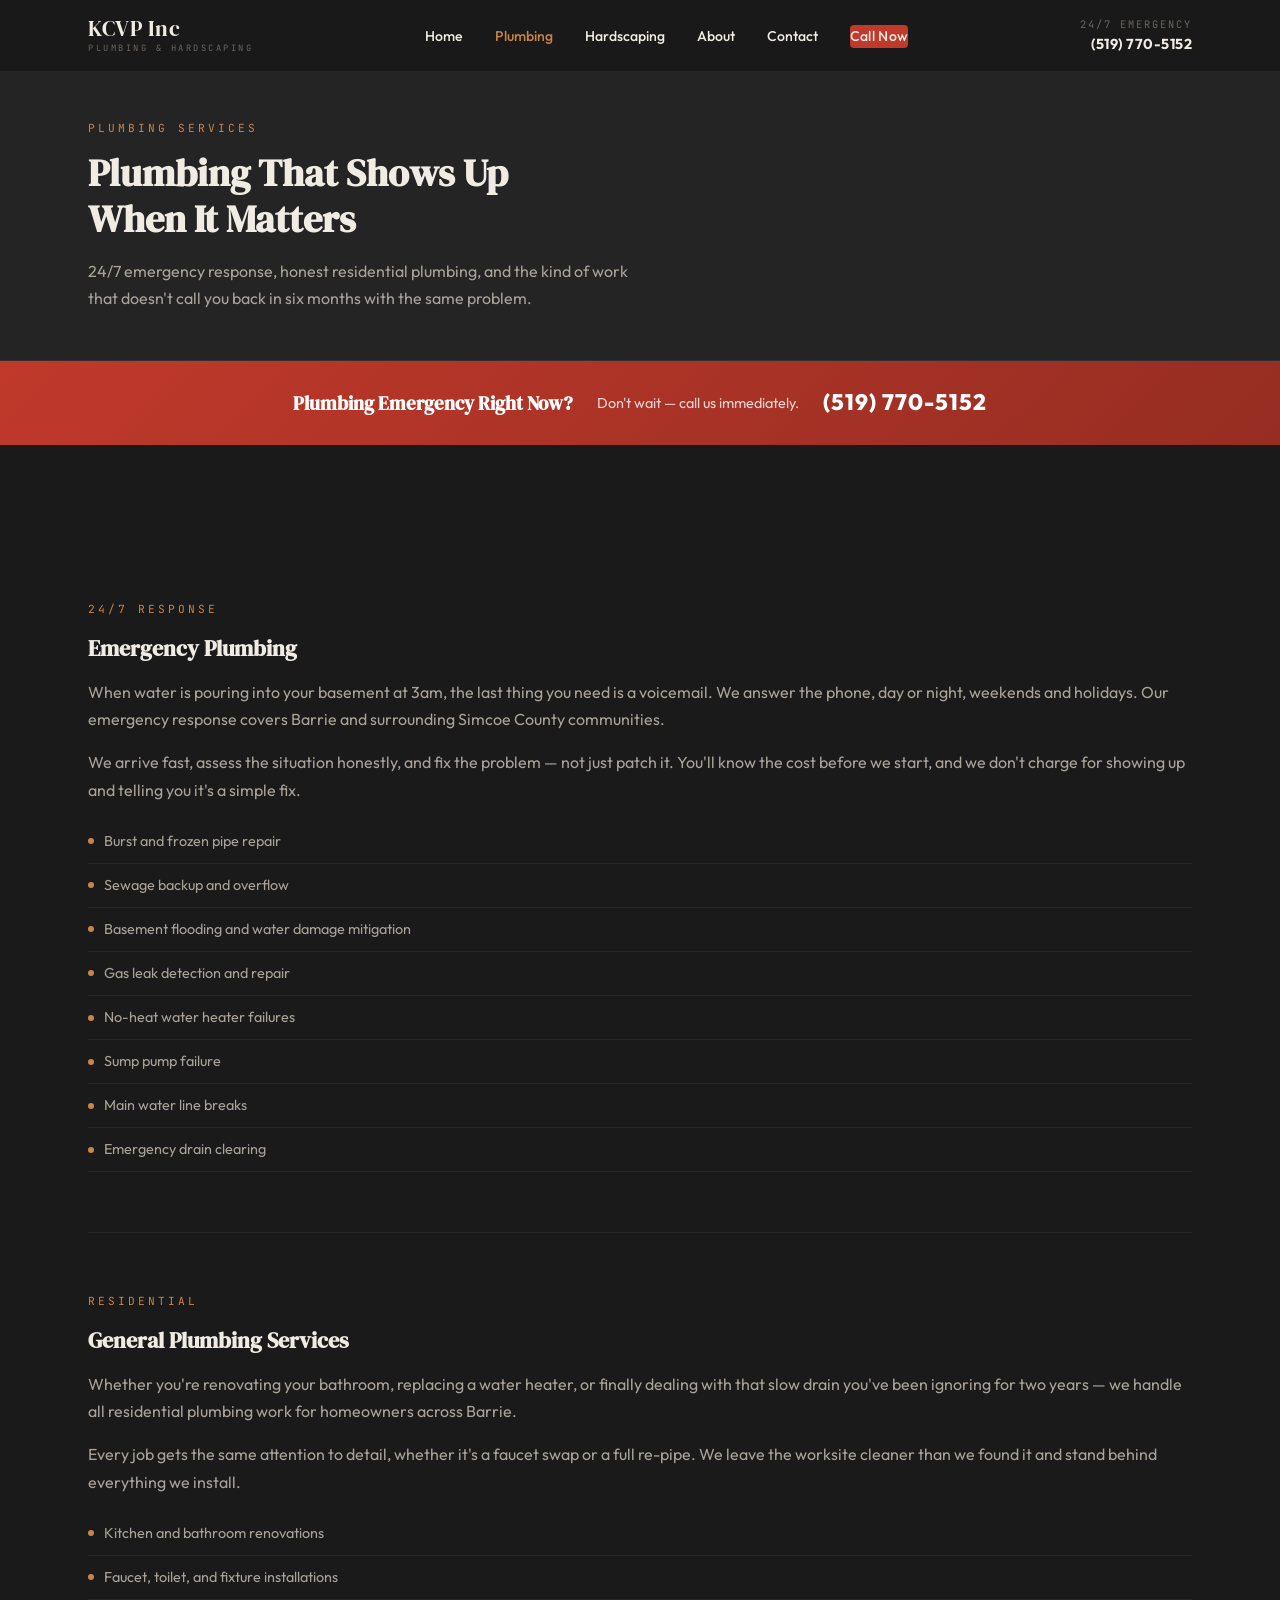
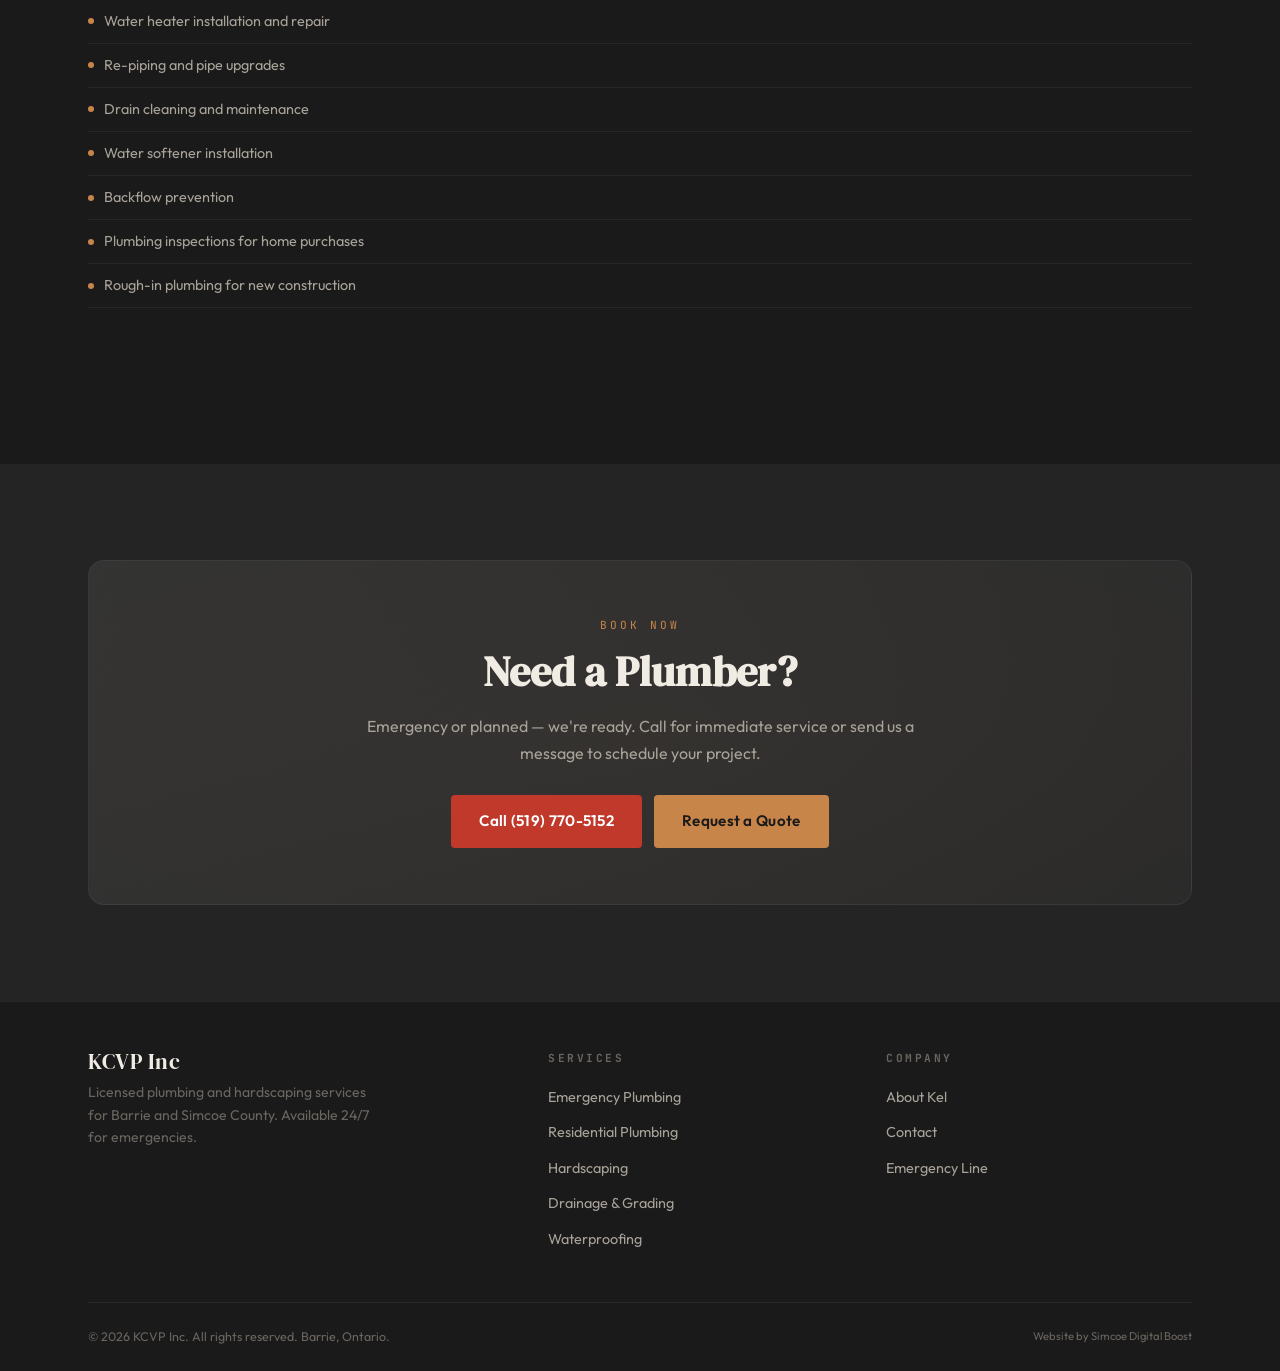
<file: plumbing.html>
<!DOCTYPE html>
<html lang="en">
<head>
  <meta charset="UTF-8">
  <meta name="viewport" content="width=device-width, initial-scale=1.0">
  <title>Plumbing Services — KCVP Inc | Barrie, Ontario</title>
  <meta name="description" content="24/7 emergency plumbing and residential plumbing services in Barrie. Burst pipes, drain cleaning, water heaters, renovations, and more. Call KCVP Inc anytime.">
  <link rel="preconnect" href="https://fonts.googleapis.com">
  <link rel="preconnect" href="https://fonts.gstatic.com" crossorigin>
  <link href="https://fonts.googleapis.com/css2?family=DM+Serif+Display&family=JetBrains+Mono:wght@400;500&family=Outfit:wght@300;400;500;600;700;800&display=swap" rel="stylesheet">
  <style>
/* ============================================
   KCVP Inc — Plumbing & Hardscaping
   Mobile-first CSS
   ============================================ */

/* --- Google Fonts loaded in HTML head --- */

/* --- CSS Variables --- */
:root {
  --bg-primary: #1a1a1a;
  --bg-secondary: #242424;
  --bg-card: #2a2a2a;
  --bg-elevated: #333333;
  --text-primary: #f0ece4;
  --text-secondary: #a8a299;
  --text-muted: #6b6560;
  --accent: #c8854a;
  --accent-light: #daa06d;
  --accent-dark: #a66a30;
  --accent-glow: rgba(200, 133, 74, 0.15);
  --emergency: #c0392b;
  --emergency-light: #e74c3c;
  --white: #ffffff;
  --border: rgba(255, 255, 255, 0.06);
  --shadow-sm: 0 1px 3px rgba(0,0,0,0.3);
  --shadow-md: 0 4px 16px rgba(0,0,0,0.4);
  --shadow-lg: 0 8px 32px rgba(0,0,0,0.5);
  --radius-sm: 4px;
  --radius-md: 8px;
  --radius-lg: 16px;
  --font-display: 'DM Serif Display', Georgia, serif;
  --font-body: 'Outfit', -apple-system, sans-serif;
  --font-mono: 'JetBrains Mono', monospace;
  --max-width: 1200px;
  --header-height: 72px;
}

/* --- Reset & Base --- */
*, *::before, *::after {
  box-sizing: border-box;
  margin: 0;
  padding: 0;
}

html {
  font-size: 16px;
  scroll-behavior: smooth;
  -webkit-font-smoothing: antialiased;
  -moz-osx-font-smoothing: grayscale;
}

body {
  font-family: var(--font-body);
  background: var(--bg-primary);
  color: var(--text-primary);
  line-height: 1.6;
  overflow-x: hidden;
}

img {
  max-width: 100%;
  height: auto;
  display: block;
}

a {
  color: var(--accent);
  text-decoration: none;
  transition: color 0.2s ease;
}

a:hover {
  color: var(--accent-light);
}

/* --- Utility --- */
.container {
  width: 100%;
  max-width: var(--max-width);
  margin: 0 auto;
  padding: 0 20px;
}

.section-label {
  font-family: var(--font-mono);
  font-size: 0.7rem;
  letter-spacing: 3px;
  text-transform: uppercase;
  color: var(--accent);
  margin-bottom: 12px;
  display: block;
}

.section-title {
  font-family: var(--font-display);
  font-size: 1.8rem;
  color: var(--text-primary);
  line-height: 1.2;
  margin-bottom: 16px;
}

.section-subtitle {
  color: var(--text-secondary);
  font-size: 1rem;
  max-width: 560px;
  line-height: 1.7;
}

.text-center {
  text-align: center;
}

.text-center .section-subtitle {
  margin-left: auto;
  margin-right: auto;
}

/* --- Buttons --- */
.btn {
  display: inline-flex;
  align-items: center;
  gap: 8px;
  padding: 14px 28px;
  border-radius: var(--radius-sm);
  font-family: var(--font-body);
  font-weight: 600;
  font-size: 0.95rem;
  border: none;
  cursor: pointer;
  transition: all 0.25s ease;
  text-decoration: none;
  letter-spacing: 0.3px;
}

.btn-primary {
  background: var(--accent);
  color: var(--bg-primary);
}

.btn-primary:hover {
  background: var(--accent-light);
  color: var(--bg-primary);
  transform: translateY(-1px);
  box-shadow: 0 4px 20px rgba(200, 133, 74, 0.3);
}

.btn-emergency {
  background: var(--emergency);
  color: var(--white);
  animation: pulse-emergency 2.5s infinite;
}

.btn-emergency:hover {
  background: var(--emergency-light);
  color: var(--white);
  transform: translateY(-1px);
  box-shadow: 0 4px 20px rgba(192, 57, 43, 0.4);
}

@keyframes pulse-emergency {
  0%, 100% { box-shadow: 0 0 0 0 rgba(192, 57, 43, 0.4); }
  50% { box-shadow: 0 0 0 8px rgba(192, 57, 43, 0); }
}

.btn-outline {
  background: transparent;
  color: var(--text-primary);
  border: 1px solid rgba(255,255,255,0.15);
}

.btn-outline:hover {
  border-color: var(--accent);
  color: var(--accent);
}

/* ============================================
   HEADER
   ============================================ */
.site-header {
  position: fixed;
  top: 0;
  left: 0;
  right: 0;
  z-index: 1000;
  background: rgba(26, 26, 26, 0.92);
  backdrop-filter: blur(16px);
  -webkit-backdrop-filter: blur(16px);
  border-bottom: 1px solid var(--border);
  height: var(--header-height);
}

.header-inner {
  display: flex;
  align-items: center;
  justify-content: space-between;
  height: var(--header-height);
}

.logo {
  display: flex;
  flex-direction: column;
  gap: 0;
}

.logo-name {
  font-family: var(--font-display);
  font-size: 1.35rem;
  color: var(--text-primary);
  line-height: 1.1;
  letter-spacing: 0.5px;
}

.logo-tagline {
  font-family: var(--font-mono);
  font-size: 0.55rem;
  color: var(--text-muted);
  letter-spacing: 2.5px;
  text-transform: uppercase;
}

.header-phone {
  display: none;
}

.header-phone a {
  font-family: var(--font-body);
  font-weight: 700;
  font-size: 0.9rem;
  color: var(--text-primary);
  letter-spacing: 0.5px;
}

.header-phone .phone-label {
  font-size: 0.65rem;
  color: var(--text-muted);
  letter-spacing: 2px;
  text-transform: uppercase;
  font-family: var(--font-mono);
}

/* Mobile nav toggle */
.nav-toggle {
  display: flex;
  flex-direction: column;
  gap: 5px;
  background: none;
  border: none;
  cursor: pointer;
  padding: 8px;
}

.nav-toggle span {
  display: block;
  width: 24px;
  height: 2px;
  background: var(--text-primary);
  transition: all 0.3s ease;
}

.nav-toggle.active span:nth-child(1) {
  transform: rotate(45deg) translate(5px, 5px);
}
.nav-toggle.active span:nth-child(2) {
  opacity: 0;
}
.nav-toggle.active span:nth-child(3) {
  transform: rotate(-45deg) translate(5px, -5px);
}

/* Mobile Nav */
.main-nav {
  position: fixed;
  top: var(--header-height);
  left: 0;
  right: 0;
  bottom: 0;
  background-color: #1a1a1a;
  background-image: none;
  opacity: 1;
  display: flex;
  flex-direction: column;
  padding: 32px 20px;
  transform: translateX(100%);
  transition: transform 0.35s ease;
  z-index: 999;
  -webkit-backface-visibility: hidden;
  backface-visibility: hidden;
}

.main-nav.open {
  transform: translateX(0);
}

.main-nav a {
  font-size: 1.2rem;
  color: var(--text-primary);
  padding: 16px 0;
  border-bottom: 1px solid rgba(255, 255, 255, 0.1);
  font-weight: 500;
}

.main-nav a:hover,
.main-nav a.active {
  color: var(--accent);
}

.nav-cta {
  margin-top: 24px;
}

/* ============================================
   HERO
   ============================================ */
.hero {
  padding: 120px 0 60px;
  position: relative;
  overflow: hidden;
  min-height: 85vh;
  display: flex;
  align-items: center;
}

.hero::before {
  content: '';
  position: absolute;
  top: 0;
  left: 0;
  right: 0;
  bottom: 0;
  background: 
    radial-gradient(ellipse at 20% 50%, rgba(200, 133, 74, 0.06) 0%, transparent 60%),
    radial-gradient(ellipse at 80% 20%, rgba(200, 133, 74, 0.03) 0%, transparent 50%);
  pointer-events: none;
}

.hero-content {
  position: relative;
  z-index: 2;
}

.hero-emergency-badge {
  display: inline-flex;
  align-items: center;
  gap: 8px;
  background: rgba(192, 57, 43, 0.12);
  border: 1px solid rgba(192, 57, 43, 0.3);
  border-radius: 100px;
  padding: 8px 18px;
  margin-bottom: 28px;
  font-size: 0.8rem;
  font-weight: 600;
  color: var(--emergency-light);
  letter-spacing: 0.5px;
}

.hero-emergency-badge .pulse-dot {
  width: 8px;
  height: 8px;
  background: var(--emergency);
  border-radius: 50%;
  animation: pulse-dot 1.5s infinite;
}

@keyframes pulse-dot {
  0%, 100% { opacity: 1; transform: scale(1); }
  50% { opacity: 0.5; transform: scale(1.4); }
}

.hero-title {
  font-family: var(--font-display);
  font-size: 2.4rem;
  line-height: 1.12;
  color: var(--text-primary);
  margin-bottom: 20px;
}

.hero-title .accent {
  color: var(--accent);
}

.hero-description {
  color: var(--text-secondary);
  font-size: 1.05rem;
  line-height: 1.7;
  max-width: 520px;
  margin-bottom: 32px;
}

.hero-buttons {
  display: flex;
  flex-direction: column;
  gap: 12px;
}

.hero-stats {
  display: grid;
  grid-template-columns: repeat(3, 1fr);
  gap: 1px;
  background: var(--border);
  margin-top: 48px;
  border-radius: var(--radius-md);
  overflow: hidden;
}

.hero-stat {
  background: var(--bg-secondary);
  padding: 20px 16px;
  text-align: center;
}

.hero-stat .stat-number {
  font-family: var(--font-display);
  font-size: 1.6rem;
  color: var(--accent);
  line-height: 1;
  margin-bottom: 4px;
}

.hero-stat .stat-label {
  font-size: 0.7rem;
  color: var(--text-muted);
  text-transform: uppercase;
  letter-spacing: 1.5px;
  font-family: var(--font-mono);
}

/* ============================================
   EMERGENCY BANNER
   ============================================ */
.emergency-banner {
  background: linear-gradient(135deg, var(--emergency) 0%, #962d22 100%);
  padding: 24px 0;
  text-align: center;
}

.emergency-banner-inner {
  display: flex;
  flex-direction: column;
  align-items: center;
  gap: 12px;
}

.emergency-banner h3 {
  font-family: var(--font-display);
  font-size: 1.2rem;
  color: var(--white);
}

.emergency-banner p {
  color: rgba(255,255,255,0.8);
  font-size: 0.9rem;
}

.emergency-banner .phone-number {
  font-family: var(--font-body);
  font-weight: 800;
  font-size: 1.4rem;
  color: var(--white);
  letter-spacing: 1px;
}

/* ============================================
   SERVICES OVERVIEW
   ============================================ */
.services-section {
  padding: 72px 0;
}

.services-grid {
  display: grid;
  grid-template-columns: 1fr;
  gap: 16px;
  margin-top: 40px;
}

.service-card {
  background: var(--bg-card);
  border: 1px solid var(--border);
  border-radius: var(--radius-md);
  padding: 28px 24px;
  transition: all 0.3s ease;
  position: relative;
  overflow: hidden;
}

.service-card::before {
  content: '';
  position: absolute;
  top: 0;
  left: 0;
  right: 0;
  height: 3px;
  background: var(--accent);
  transform: scaleX(0);
  transform-origin: left;
  transition: transform 0.35s ease;
}

.service-card:hover::before {
  transform: scaleX(1);
}

.service-card:hover {
  border-color: rgba(200, 133, 74, 0.2);
  transform: translateY(-2px);
  box-shadow: var(--shadow-md);
}

.service-card-icon {
  width: 48px;
  height: 48px;
  border-radius: var(--radius-sm);
  background: var(--accent-glow);
  display: flex;
  align-items: center;
  justify-content: center;
  margin-bottom: 16px;
  font-size: 1.3rem;
}

.service-card h3 {
  font-family: var(--font-display);
  font-size: 1.15rem;
  color: var(--text-primary);
  margin-bottom: 8px;
}

.service-card p {
  color: var(--text-secondary);
  font-size: 0.9rem;
  line-height: 1.65;
}

.service-card .card-link {
  display: inline-flex;
  align-items: center;
  gap: 6px;
  margin-top: 16px;
  font-size: 0.85rem;
  font-weight: 600;
  color: var(--accent);
}

.service-card .card-link::after {
  content: '\2192';
  transition: transform 0.2s ease;
}

.service-card:hover .card-link::after {
  transform: translateX(4px);
}

/* ============================================
   WHY CHOOSE US
   ============================================ */
.why-section {
  padding: 72px 0;
  background: var(--bg-secondary);
}

.why-grid {
  display: grid;
  grid-template-columns: 1fr;
  gap: 24px;
  margin-top: 40px;
}

.why-item {
  display: flex;
  gap: 16px;
  align-items: flex-start;
}

.why-number {
  font-family: var(--font-display);
  font-size: 2rem;
  color: rgba(200, 133, 74, 0.2);
  line-height: 1;
  flex-shrink: 0;
  width: 40px;
}

.why-item h4 {
  font-family: var(--font-display);
  font-size: 1.05rem;
  color: var(--text-primary);
  margin-bottom: 4px;
}

.why-item p {
  color: var(--text-secondary);
  font-size: 0.88rem;
  line-height: 1.65;
}

/* ============================================
   SERVICE AREA
   ============================================ */
.area-section {
  padding: 72px 0;
}

.area-tags {
  display: flex;
  flex-wrap: wrap;
  gap: 8px;
  margin-top: 32px;
}

.area-tag {
  background: var(--bg-card);
  border: 1px solid var(--border);
  padding: 8px 16px;
  border-radius: 100px;
  font-size: 0.85rem;
  color: var(--text-secondary);
  transition: all 0.2s ease;
}

.area-tag:hover {
  border-color: var(--accent);
  color: var(--accent);
}

.area-tag.primary {
  background: var(--accent-glow);
  border-color: rgba(200, 133, 74, 0.3);
  color: var(--accent);
  font-weight: 600;
}

/* ============================================
   CTA SECTION
   ============================================ */
.cta-section {
  padding: 72px 0;
  background: var(--bg-secondary);
}

.cta-box {
  background: linear-gradient(135deg, var(--bg-elevated) 0%, var(--bg-card) 100%);
  border: 1px solid var(--border);
  border-radius: var(--radius-lg);
  padding: 40px 24px;
  text-align: center;
  position: relative;
  overflow: hidden;
}

.cta-box::before {
  content: '';
  position: absolute;
  top: -50%;
  left: -50%;
  width: 200%;
  height: 200%;
  background: radial-gradient(ellipse at center, rgba(200, 133, 74, 0.04) 0%, transparent 60%);
  pointer-events: none;
}

.cta-box .section-title {
  position: relative;
}

.cta-box .section-subtitle {
  margin: 0 auto 28px;
  position: relative;
}

.cta-buttons {
  display: flex;
  flex-direction: column;
  gap: 12px;
  align-items: center;
  position: relative;
}

/* ============================================
   FOOTER
   ============================================ */
.site-footer {
  padding: 48px 0 24px;
  border-top: 1px solid var(--border);
}

.footer-top {
  display: grid;
  grid-template-columns: 1fr;
  gap: 32px;
  margin-bottom: 40px;
}

.footer-brand .logo-name {
  margin-bottom: 8px;
}

.footer-brand p {
  color: var(--text-muted);
  font-size: 0.88rem;
  line-height: 1.6;
  max-width: 300px;
}

.footer-col h4 {
  font-family: var(--font-mono);
  font-size: 0.7rem;
  letter-spacing: 2.5px;
  text-transform: uppercase;
  color: var(--text-muted);
  margin-bottom: 16px;
}

.footer-col ul {
  list-style: none;
}

.footer-col li {
  margin-bottom: 10px;
}

.footer-col a {
  color: var(--text-secondary);
  font-size: 0.9rem;
  transition: color 0.2s ease;
}

.footer-col a:hover {
  color: var(--accent);
}

.footer-bottom {
  border-top: 1px solid var(--border);
  padding-top: 24px;
  display: flex;
  flex-direction: column;
  gap: 12px;
  align-items: center;
  text-align: center;
}

.footer-bottom p {
  font-size: 0.78rem;
  color: var(--text-muted);
}

.footer-bottom .credit {
  font-size: 0.7rem;
  color: var(--text-muted);
}

.footer-bottom .credit a {
  color: var(--text-muted);
}

.footer-bottom .credit a:hover {
  color: var(--accent);
}

/* ============================================
   PAGE-LEVEL STYLES
   ============================================ */

/* --- Services Pages Hero --- */
.page-hero {
  padding: 120px 0 48px;
  background: var(--bg-secondary);
  border-bottom: 1px solid var(--border);
}

.page-hero .section-title {
  font-size: 2rem;
}

/* --- Service Detail Blocks --- */
.service-detail {
  padding: 60px 0;
  border-bottom: 1px solid var(--border);
}

.service-detail:last-child {
  border-bottom: none;
}

.service-detail h3 {
  font-family: var(--font-display);
  font-size: 1.4rem;
  margin-bottom: 12px;
}

.service-detail p {
  color: var(--text-secondary);
  line-height: 1.7;
  margin-bottom: 16px;
}

.service-list {
  list-style: none;
  margin-top: 16px;
}

.service-list li {
  padding: 10px 0;
  border-bottom: 1px solid var(--border);
  color: var(--text-secondary);
  font-size: 0.9rem;
  display: flex;
  align-items: center;
  gap: 10px;
}

.service-list li::before {
  content: '';
  width: 6px;
  height: 6px;
  background: var(--accent);
  border-radius: 50%;
  flex-shrink: 0;
}

/* --- Contact Form --- */
.contact-section {
  padding: 72px 0;
}

.contact-grid {
  display: grid;
  grid-template-columns: 1fr;
  gap: 40px;
  margin-top: 40px;
}

.contact-form {
  display: flex;
  flex-direction: column;
  gap: 16px;
}

.form-group label {
  display: block;
  font-size: 0.8rem;
  font-weight: 600;
  color: var(--text-secondary);
  margin-bottom: 6px;
  letter-spacing: 0.5px;
}

.form-group input,
.form-group textarea,
.form-group select {
  width: 100%;
  padding: 12px 16px;
  background: var(--bg-card);
  border: 1px solid var(--border);
  border-radius: var(--radius-sm);
  color: var(--text-primary);
  font-family: var(--font-body);
  font-size: 0.95rem;
  transition: border-color 0.2s ease;
}

.form-group input:focus,
.form-group textarea:focus,
.form-group select:focus {
  outline: none;
  border-color: var(--accent);
}

.form-group textarea {
  min-height: 120px;
  resize: vertical;
}

.contact-info-block {
  background: var(--bg-card);
  border: 1px solid var(--border);
  border-radius: var(--radius-md);
  padding: 24px;
}

.contact-info-block h4 {
  font-family: var(--font-display);
  font-size: 1.1rem;
  margin-bottom: 16px;
}

.contact-info-item {
  display: flex;
  gap: 12px;
  align-items: flex-start;
  padding: 12px 0;
  border-bottom: 1px solid var(--border);
}

.contact-info-item:last-child {
  border-bottom: none;
}

.contact-info-item .info-label {
  font-family: var(--font-mono);
  font-size: 0.65rem;
  color: var(--text-muted);
  text-transform: uppercase;
  letter-spacing: 1.5px;
}

.contact-info-item .info-value {
  color: var(--text-primary);
  font-size: 0.95rem;
  font-weight: 500;
}

/* --- About Page --- */
.about-section {
  padding: 60px 0;
}

.about-content p {
  color: var(--text-secondary);
  line-height: 1.8;
  margin-bottom: 16px;
  max-width: 680px;
}

.about-values {
  display: grid;
  grid-template-columns: 1fr;
  gap: 16px;
  margin-top: 32px;
}

.about-value {
  background: var(--bg-card);
  border: 1px solid var(--border);
  border-radius: var(--radius-md);
  padding: 24px;
}

.about-value h4 {
  font-family: var(--font-display);
  font-size: 1.05rem;
  margin-bottom: 6px;
}

.about-value p {
  color: var(--text-secondary);
  font-size: 0.88rem;
  line-height: 1.6;
}

/* ============================================
   TABLET — 600px+
   ============================================ */
@media (min-width: 600px) {
  .container {
    padding: 0 32px;
  }

  .section-title {
    font-size: 2.2rem;
  }

  .hero-title {
    font-size: 3rem;
  }

  .hero-buttons {
    flex-direction: row;
  }

  .services-grid {
    grid-template-columns: repeat(2, 1fr);
  }

  .why-grid {
    grid-template-columns: repeat(2, 1fr);
  }

  .cta-box {
    padding: 56px 40px;
  }

  .cta-buttons {
    flex-direction: row;
    justify-content: center;
  }

  .footer-top {
    grid-template-columns: 1.4fr 1fr 1fr;
  }

  .footer-bottom {
    flex-direction: row;
    justify-content: space-between;
  }

  .contact-grid {
    grid-template-columns: 1.2fr 1fr;
  }

  .about-values {
    grid-template-columns: repeat(2, 1fr);
  }

  .page-hero .section-title {
    font-size: 2.4rem;
  }
}

/* ============================================
   DESKTOP — 900px+
   ============================================ */
@media (min-width: 900px) {
  .container {
    padding: 0 48px;
  }

  .section-title {
    font-size: 2.6rem;
  }

  .hero {
    padding: 140px 0 80px;
  }

  .hero-title {
    font-size: 3.6rem;
  }

  .hero-description {
    font-size: 1.1rem;
  }

  .services-section,
  .why-section,
  .area-section,
  .cta-section {
    padding: 96px 0;
  }

  .services-grid {
    grid-template-columns: repeat(3, 1fr);
    gap: 20px;
  }

  .why-grid {
    grid-template-columns: repeat(2, 1fr);
    gap: 32px;
  }

  .nav-toggle {
    display: none;
  }

  .main-nav {
    position: static;
    display: flex;
    flex-direction: row;
    transform: none;
    padding: 0;
    background: transparent;
    align-items: center;
    gap: 32px;
  }

  .main-nav a {
    font-size: 0.88rem;
    padding: 0;
    border-bottom: none;
    color: var(--text-primary);
  }

  .header-phone {
    display: flex;
    flex-direction: column;
    align-items: flex-end;
    gap: 0;
  }

  .nav-cta {
    margin-top: 0;
  }

  .hero-stat .stat-number {
    font-size: 2rem;
  }

  .emergency-banner-inner {
    flex-direction: row;
    justify-content: center;
    gap: 24px;
  }

  .about-values {
    grid-template-columns: repeat(3, 1fr);
  }
}

/* ============================================
   WIDE DESKTOP — 1100px+
   ============================================ */
@media (min-width: 1100px) {
  .hero-title {
    font-size: 4rem;
  }

  .services-grid {
    gap: 24px;
  }
}

/* ============================================
   ANIMATIONS
   ============================================ */
.fade-in {
  opacity: 0;
  transform: translateY(20px);
  transition: opacity 0.6s ease, transform 0.6s ease;
}

.fade-in.visible {
  opacity: 1;
  transform: translateY(0);
}

.fade-in-delay-1 { transition-delay: 0.1s; }
.fade-in-delay-2 { transition-delay: 0.2s; }
.fade-in-delay-3 { transition-delay: 0.3s; }
.fade-in-delay-4 { transition-delay: 0.4s; }
.fade-in-delay-5 { transition-delay: 0.5s; }

</style>
</head>
<body>

  <!-- ========== HEADER ========== -->
  <header class="site-header">
    <div class="container header-inner">
      <a href="index.html" class="logo">
        <span class="logo-name">KCVP Inc</span>
        <span class="logo-tagline">Plumbing &amp; Hardscaping</span>
      </a>

      <nav class="main-nav">
        <a href="index.html">Home</a>
        <a href="plumbing.html" class="active">Plumbing</a>
        <a href="hardscaping.html">Hardscaping</a>
        <a href="about.html">About</a>
        <a href="contact.html">Contact</a>
        <div class="nav-cta">
          <a href="tel:+15197705152" class="btn btn-emergency">Call Now</a>
        </div>
      </nav>

      <div class="header-phone">
        <span class="phone-label">24/7 Emergency</span>
        <a href="tel:+15197705152">(519) 770-5152</a>
      </div>

      <button class="nav-toggle" aria-label="Toggle navigation">
        <span></span>
        <span></span>
        <span></span>
      </button>
    </div>
  </header>

  <!-- ========== PAGE HERO ========== -->
  <section class="page-hero">
    <div class="container">
      <span class="section-label fade-in">Plumbing Services</span>
      <h1 class="section-title fade-in">Plumbing That Shows Up <br>When It Matters</h1>
      <p class="section-subtitle fade-in">24/7 emergency response, honest residential plumbing, and the kind of work that doesn't call you back in six months with the same problem.</p>
    </div>
  </section>

  <!-- ========== EMERGENCY BANNER ========== -->
  <section class="emergency-banner">
    <div class="container emergency-banner-inner">
      <h3>Plumbing Emergency Right Now?</h3>
      <p>Don't wait — call us immediately.</p>
      <a href="tel:+15197705152" class="phone-number">(519) 770-5152</a>
    </div>
  </section>

  <!-- ========== EMERGENCY PLUMBING ========== -->
  <section class="services-section">
    <div class="container">

      <div class="service-detail fade-in">
        <span class="section-label">24/7 Response</span>
        <h3>Emergency Plumbing</h3>
        <p>When water is pouring into your basement at 3am, the last thing you need is a voicemail. We answer the phone, day or night, weekends and holidays. Our emergency response covers Barrie and surrounding Simcoe County communities.</p>
        <p>We arrive fast, assess the situation honestly, and fix the problem — not just patch it. You'll know the cost before we start, and we don't charge for showing up and telling you it's a simple fix.</p>

        <ul class="service-list">
          <li>Burst and frozen pipe repair</li>
          <li>Sewage backup and overflow</li>
          <li>Basement flooding and water damage mitigation</li>
          <li>Gas leak detection and repair</li>
          <li>No-heat water heater failures</li>
          <li>Sump pump failure</li>
          <li>Main water line breaks</li>
          <li>Emergency drain clearing</li>
        </ul>
      </div>

      <div class="service-detail fade-in">
        <span class="section-label">Residential</span>
        <h3>General Plumbing Services</h3>
        <p>Whether you're renovating your bathroom, replacing a water heater, or finally dealing with that slow drain you've been ignoring for two years — we handle all residential plumbing work for homeowners across Barrie.</p>
        <p>Every job gets the same attention to detail, whether it's a faucet swap or a full re-pipe. We leave the worksite cleaner than we found it and stand behind everything we install.</p>

        <ul class="service-list">
          <li>Kitchen and bathroom renovations</li>
          <li>Faucet, toilet, and fixture installations</li>
          <li>Water heater installation and repair</li>
          <li>Re-piping and pipe upgrades</li>
          <li>Drain cleaning and maintenance</li>
          <li>Water softener installation</li>
          <li>Backflow prevention</li>
          <li>Plumbing inspections for home purchases</li>
          <li>Rough-in plumbing for new construction</li>
        </ul>
      </div>

    </div>
  </section>

  <!-- ========== CTA ========== -->
  <section class="cta-section">
    <div class="container">
      <div class="cta-box">
        <span class="section-label">Book Now</span>
        <h2 class="section-title">Need a Plumber?</h2>
        <p class="section-subtitle">Emergency or planned — we're ready. Call for immediate service or send us a message to schedule your project.</p>
        <div class="cta-buttons">
          <a href="tel:+15197705152" class="btn btn-emergency">Call (519) 770-5152</a>
          <a href="contact.html" class="btn btn-primary">Request a Quote</a>
        </div>
      </div>
    </div>
  </section>

  <!-- ========== FOOTER ========== -->
  <footer class="site-footer">
    <div class="container">
      <div class="footer-top">
        <div class="footer-brand">
          <div class="logo-name">KCVP Inc</div>
          <p>Licensed plumbing and hardscaping services for Barrie and Simcoe County. Available 24/7 for emergencies.</p>
        </div>
        <div class="footer-col">
          <h4>Services</h4>
          <ul>
            <li><a href="plumbing.html">Emergency Plumbing</a></li>
            <li><a href="plumbing.html">Residential Plumbing</a></li>
            <li><a href="hardscaping.html">Hardscaping</a></li>
            <li><a href="hardscaping.html">Drainage & Grading</a></li>
            <li><a href="hardscaping.html">Waterproofing</a></li>
          </ul>
        </div>
        <div class="footer-col">
          <h4>Company</h4>
          <ul>
            <li><a href="about.html">About Kel</a></li>
            <li><a href="contact.html">Contact</a></li>
            <li><a href="tel:+15197705152">Emergency Line</a></li>
          </ul>
        </div>
      </div>
      <div class="footer-bottom">
        <p>&copy; 2026 KCVP Inc. All rights reserved. Barrie, Ontario.</p>
        <p class="credit">Website by <a href="https://simcoedigitalboost.com" target="_blank" rel="noopener">Simcoe Digital Boost</a></p>
      </div>
    </div>
  </footer>

  <script>
/* ============================================
   KCVP Inc — Main JavaScript
   ============================================ */

document.addEventListener('DOMContentLoaded', () => {

  // --- Mobile Nav Toggle ---
  const navToggle = document.querySelector('.nav-toggle');
  const mainNav = document.querySelector('.main-nav');

  if (navToggle && mainNav) {
    navToggle.addEventListener('click', () => {
      navToggle.classList.toggle('active');
      mainNav.classList.toggle('open');
      document.body.style.overflow = mainNav.classList.contains('open') ? 'hidden' : '';
    });

    // Close nav on link click
    mainNav.querySelectorAll('a').forEach(link => {
      link.addEventListener('click', () => {
        navToggle.classList.remove('active');
        mainNav.classList.remove('open');
        document.body.style.overflow = '';
      });
    });
  }

  // --- Scroll Fade-In ---
  const fadeEls = document.querySelectorAll('.fade-in');

  if ('IntersectionObserver' in window) {
    const observer = new IntersectionObserver((entries) => {
      entries.forEach(entry => {
        if (entry.isIntersecting) {
          entry.target.classList.add('visible');
          observer.unobserve(entry.target);
        }
      });
    }, {
      threshold: 0.1,
      rootMargin: '0px 0px -40px 0px'
    });

    fadeEls.forEach(el => observer.observe(el));
  } else {
    fadeEls.forEach(el => el.classList.add('visible'));
  }

  // --- Header scroll effect ---
  const header = document.querySelector('.site-header');
  let lastScroll = 0;

  window.addEventListener('scroll', () => {
    const currentScroll = window.pageYOffset;
    if (currentScroll > 60) {
      header.style.boxShadow = '0 2px 20px rgba(0,0,0,0.3)';
    } else {
      header.style.boxShadow = 'none';
    }
    lastScroll = currentScroll;
  }, { passive: true });

  // --- Active nav link ---
  const currentPage = window.location.pathname.split('/').pop() || 'index.html';
  document.querySelectorAll('.main-nav a').forEach(link => {
    const href = link.getAttribute('href').split('/').pop();
    if (href === currentPage) {
      link.classList.add('active');
    }
  });

});

</script>
</body>
</html>
</file>
